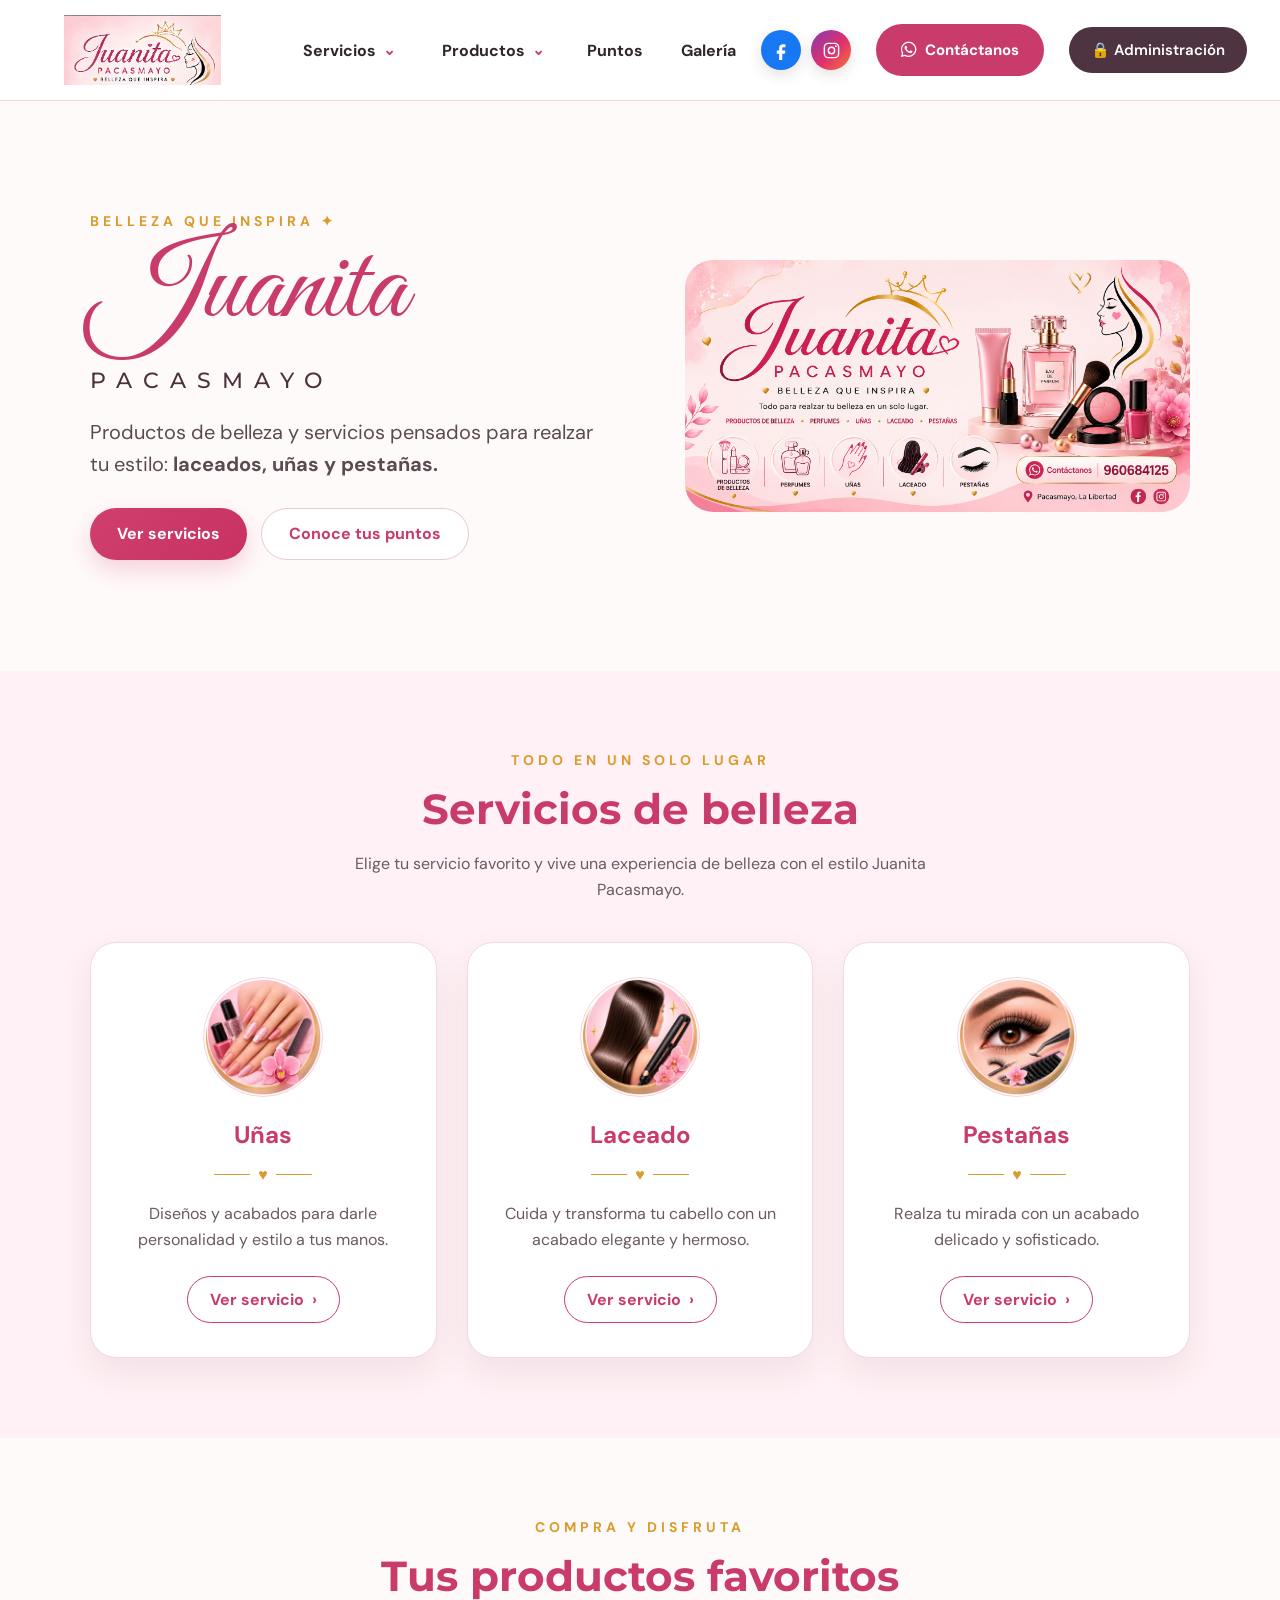
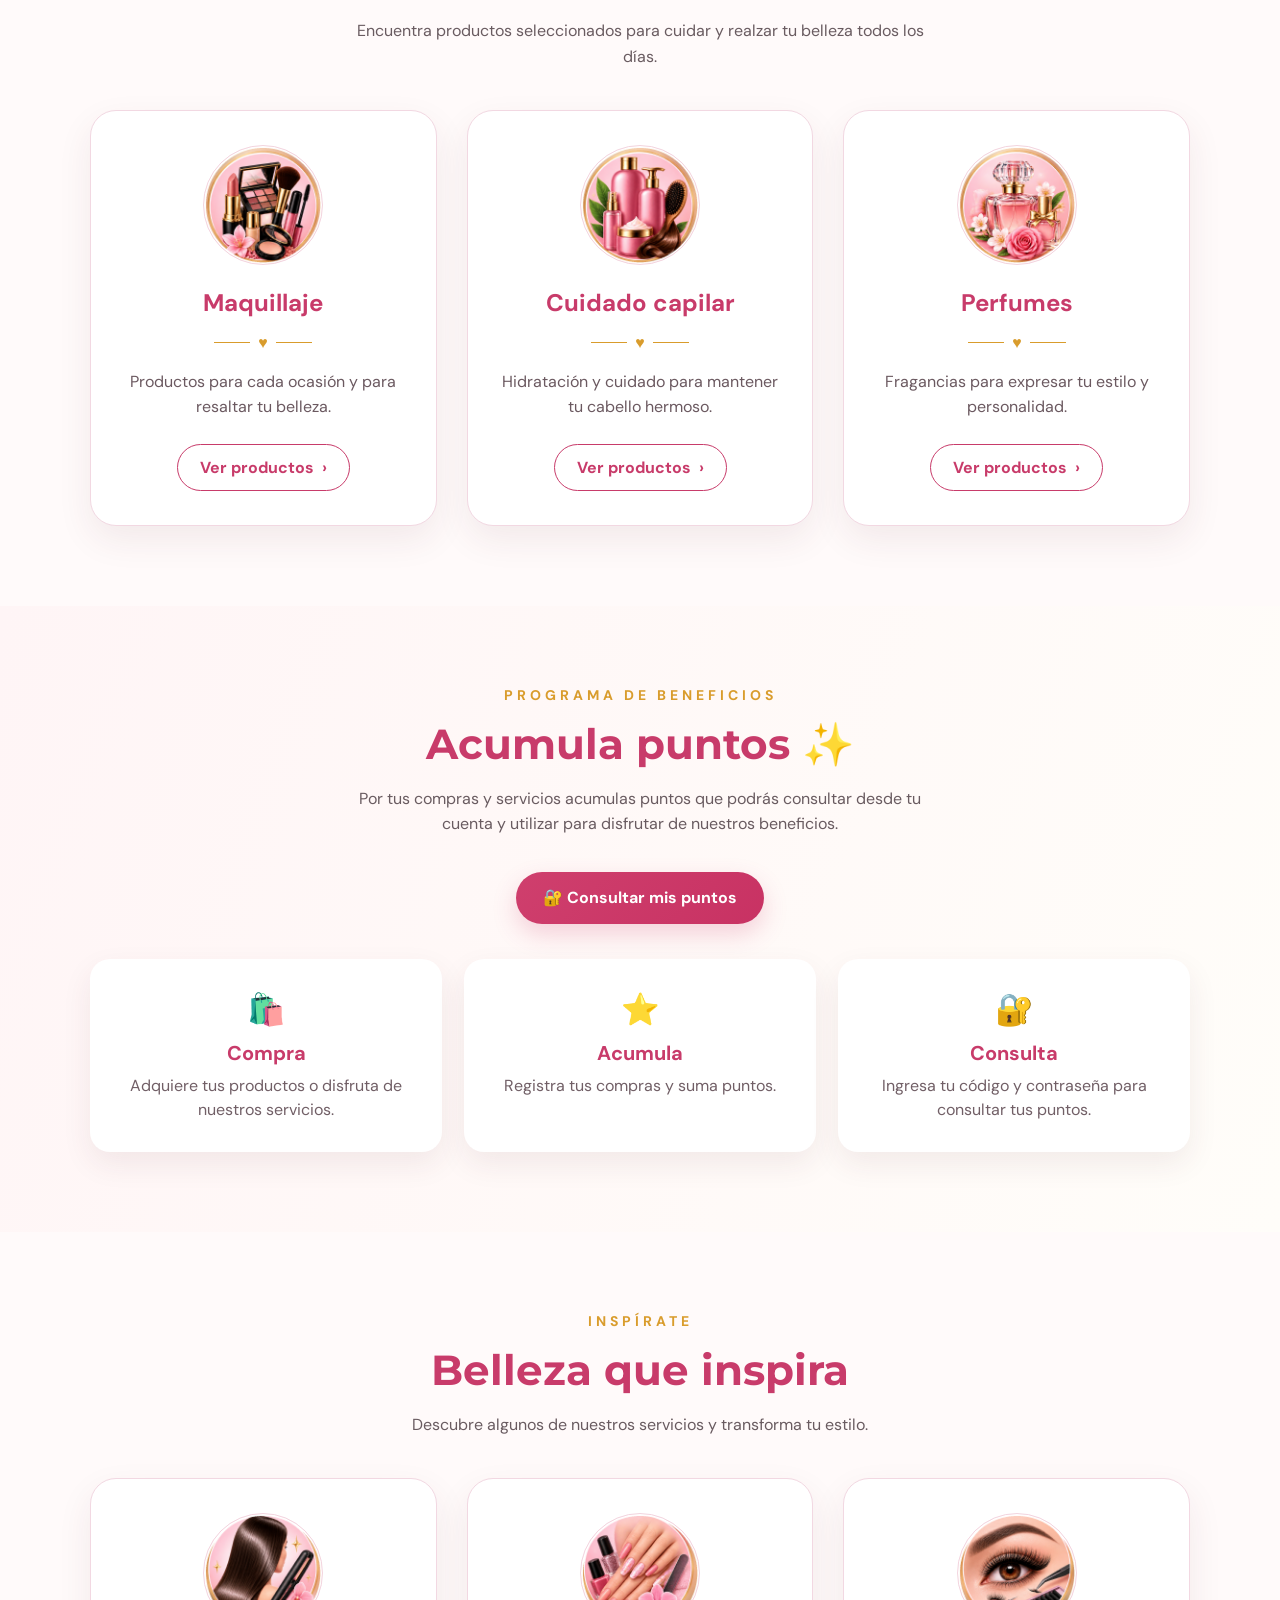
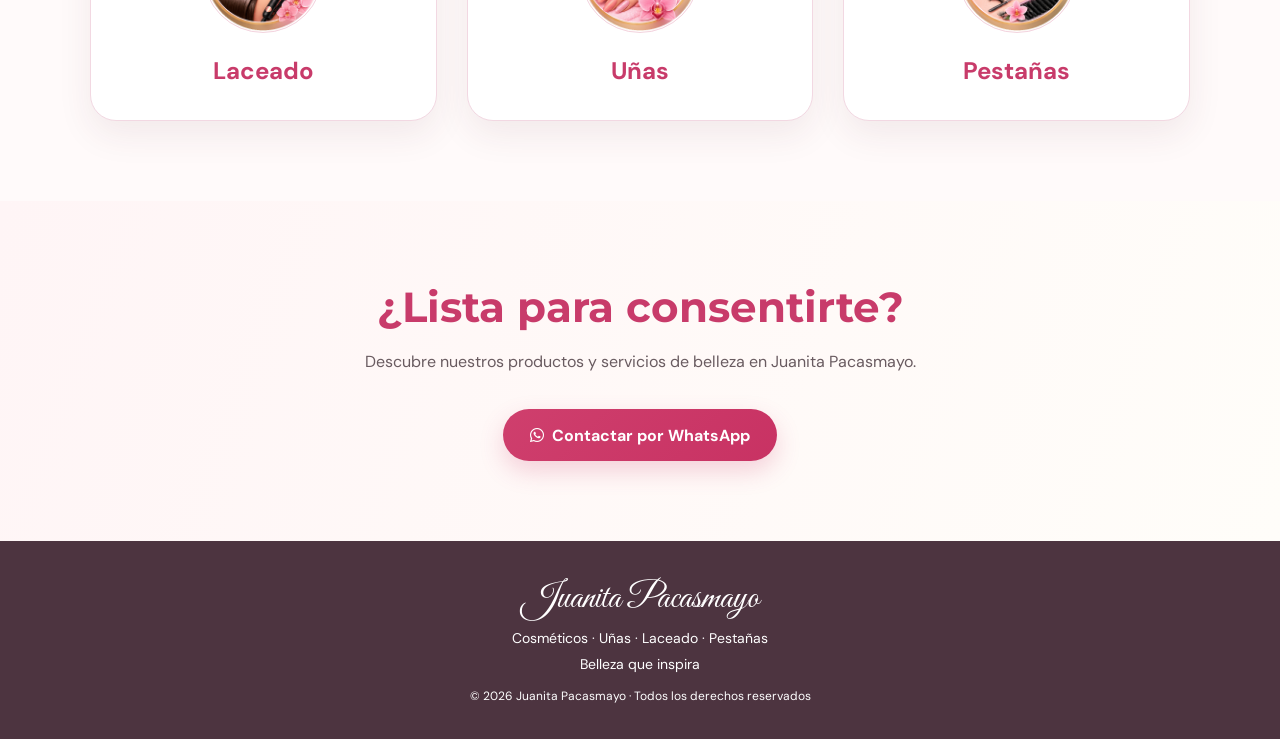
<file: index.html>
<!DOCTYPE html>
<html lang="es">

<head>

  <meta charset="UTF-8">

  <meta
    name="viewport"
    content="width=device-width, initial-scale=1.0"
  >

  <meta
    name="description"
    content="Juanita Pacasmayo - productos de belleza, uñas, laceado y pestañas. Belleza que inspira."
  >

  <title>Juanita Pacasmayo | Belleza que inspira</title>

  <!-- GOOGLE FONTS -->
  <link rel="preconnect" href="https://fonts.googleapis.com">

  <link
    rel="preconnect"
    href="https://fonts.gstatic.com"
    crossorigin
  >

  <link
    href="https://fonts.googleapis.com/css2?family=DM+Sans:wght@400;500;600;700;800&family=Great+Vibes&family=Montserrat:wght@500;600;700;800&display=swap"
    rel="stylesheet"
  >

  <!-- FONT AWESOME -->
  <link
    rel="stylesheet"
    href="https://cdnjs.cloudflare.com/ajax/libs/font-awesome/6.5.2/css/all.min.css"
  >

  <!-- CSS -->
  <link
    rel="stylesheet"
    href="styles.css"
  >

</head>


<body>


<!-- =====================================================
     ENCABEZADO
====================================================== -->

<header class="site-header">


  <!-- LOGO -->

  <a
    href="index.html"
    class="brand"
    aria-label="Juanita Pacasmayo - Inicio"
  >

    <img
      src="images/Logo.png"
      alt="Juanita Pacasmayo"
    >

  </a>


  <!-- =================================================
       MENÚ PRINCIPAL
  ================================================== -->

  <nav
    class="main-nav"
    id="mainNav"
  >


    <!-- ================================
         SERVICIOS
    ================================= -->

    <div class="nav-dropdown">

      <a
        href="#servicios"
        class="nav-dropdown-btn"
      >
        Servicios
      </a>


      <div class="nav-dropdown-menu">

        <a href="#unas">
          💅 Uñas
        </a>

        <a href="#laceado">
          💇 Laceado
        </a>

        <a href="#pestanas">
          👁️ Pestañas
        </a>

      </div>

    </div>


    <!-- ================================
         PRODUCTOS
    ================================= -->

    <div class="nav-dropdown">

      <a
        href="#productos"
        class="nav-dropdown-btn"
      >
        Productos
      </a>


      <div class="nav-dropdown-menu">

        <a href="#maquillaje">
          💄 Maquillaje
        </a>

        <a href="#cuidado-capilar">
          🧴 Cuidado capilar
        </a>

        <a href="#perfumes">
          🌸 Perfumes
        </a>

      </div>

    </div>


    <!-- PUNTOS -->

    <a href="consulta.html">
      Puntos
    </a>


    <!-- GALERÍA -->

    <a href="#galeria">
      Galería
    </a>


    <!-- ADMINISTRACIÓN PARA CELULAR -->

    <a
      href="login.html"
      class="mobile-admin"
    >
      🔐 Administración
    </a>


  </nav>


  <!-- =================================================
       REDES SOCIALES
  ================================================== -->

  <div class="header-social">


    <!-- FACEBOOK -->

    <a
      href="https://www.facebook.com/profile.php?id=61593488581069"
      class="header-social-icon facebook"
      target="_blank"
      rel="noopener noreferrer"
      aria-label="Facebook Juanita Pacasmayo"
      title="Facebook"
    >

      <svg
        viewBox="0 0 24 24"
        aria-hidden="true"
      >

        <path
          d="M14 8h3V4h-3c-3.31 0-5 1.69-5 5v3H6v4h3v8h4v-8h3.2l.8-4H13V9c0-.67.33-1 1-1z"
        />

      </svg>

    </a>


    <!-- INSTAGRAM -->

    <a
      href="#"
      class="header-social-icon instagram"
      target="_blank"
      rel="noopener noreferrer"
      aria-label="Instagram Juanita Pacasmayo"
      title="Instagram"
    >

      <svg
        viewBox="0 0 24 24"
        aria-hidden="true"
      >

        <rect
          x="3"
          y="3"
          width="18"
          height="18"
          rx="5"
          ry="5"
        />

        <circle
          cx="12"
          cy="12"
          r="4"
        />

        <circle
          cx="17.5"
          cy="6.5"
          r="1.2"
        />

      </svg>

    </a>


  </div>


  <!-- =================================================
       WHATSAPP
  ================================================== -->

  <a
    href="https://wa.me/51960684125?text=Hola%2C%20Juanita%20Pacasmayo.%20Me%20gustar%C3%ADa%20recibir%20informaci%C3%B3n%20sobre%20sus%20productos%20y%20servicios.%20Agradecer%C3%ADa%20que%20pudieran%20brindarme%20informaci%C3%B3n%20sobre%20los%20servicios%20disponibles%2C%20precios%20y%20horarios%20de%20atenci%C3%B3n.%20Muchas%20gracias."
    class="contact-button"
    target="_blank"
    rel="noopener noreferrer"
    aria-label="Contactar por WhatsApp"
  >

    <i class="fab fa-whatsapp"></i>

    <span>
      Contáctanos
    </span>

  </a>


  <!-- =================================================
       ADMINISTRACIÓN PARA PC
  ================================================== -->

  <a
    href="login.html"
    class="boton-administracion"
    aria-label="Administración"
  >
    🔒 Administración
  </a>


  <!-- =================================================
       MENÚ CELULAR
  ================================================== -->

  <button
    class="menu-toggle"
    id="mobileMenuButton"
    type="button"
    aria-label="Abrir menú"
    aria-expanded="false"
  >

    <span></span>
    <span></span>
    <span></span>

  </button>


</header>



<!-- =====================================================
     CONTENIDO PRINCIPAL
====================================================== -->

<main>


<!-- =================================================
     PORTADA
================================================== -->

<section
  class="hero"
  id="inicio"
>

  <div class="hero-copy">

    <div class="eyebrow">
      Belleza que inspira ✦
    </div>


    <h1>
      Juanita
    </h1>


    <div class="location">
      PACASMAYO
    </div>


    <p class="intro">

      Productos de belleza y servicios pensados
      para realzar tu estilo:

      <strong>
        laceados, uñas y pestañas.
      </strong>

    </p>


    <div class="hero-actions">

      <a
        href="#servicios"
        class="button primary"
      >
        Ver servicios
      </a>


      <a
        href="consulta.html"
        class="button secondary"
      >
        Conoce tus puntos
      </a>

    </div>

  </div>


  <!-- IMAGEN PORTADA -->

  <div class="hero-art">

    <img
      src="images/Portada.png"
      alt="Juanita Pacasmayo - Belleza"
    >

  </div>

</section>



<!-- =================================================
     SERVICIOS
================================================== -->

<section
  class="content-section services"
  id="servicios"
>

  <div class="section-kicker">
    Todo en un solo lugar
  </div>


  <h2>
    Servicios de belleza
  </h2>


  <p class="section-lead">

    Elige tu servicio favorito y vive una
    experiencia de belleza con el estilo
    Juanita Pacasmayo.

  </p>


  <div class="beauty-grid">


    <!-- =================================================
         UÑAS
    ================================================== -->

    <article
      class="beauty-card"
      id="unas"
    >

      <div class="beauty-icon">

        <img
          src="images/unas.png"
          alt="Servicio de uñas"
        >

      </div>


      <h3>
        Uñas
      </h3>


      <div class="card-decoration">

        <span></span>

        ♥ 

        <span></span>

      </div>


      <p>

        Diseños y acabados para darle
        personalidad y estilo a tus manos.

      </p>


      <a
        href="unas.html"
        class="card-button"
      >

        Ver servicio

        <span>
          ›
        </span>

      </a>

    </article>



    <!-- =================================================
         LACEADO
    ================================================== -->

    <article
      class="beauty-card"
      id="laceado"
    >

      <div class="beauty-icon">

        <img
          src="images/laceado.png"
          alt="Servicio de laceado"
        >

      </div>


      <h3>
        Laceado
      </h3>


      <div class="card-decoration">

        <span></span>

        ♥

        <span></span>

      </div>


      <p>

        Cuida y transforma tu cabello con
        un acabado elegante y hermoso.

      </p>


      <a
        href="laceado.html"
        class="card-button"
      >

        Ver servicio

        <span>
          ›
        </span>

      </a>

    </article>



    <!-- =================================================
         PESTAÑAS
    ================================================== -->

    <article
      class="beauty-card"
      id="pestanas"
    >

      <div class="beauty-icon">

        <img
          src="images/pestanas.png"
          alt="Servicio de pestañas"
        >

      </div>


      <h3>
        Pestañas
      </h3>


      <div class="card-decoration">

        <span></span>

        ♥

        <span></span>

      </div>


      <p>

        Realza tu mirada con un acabado
        delicado y sofisticado.

      </p>


      <a
        href="pestanas.html"
        class="card-button"
      >

        Ver servicio

        <span>
          ›
        </span>

      </a>

    </article>


  </div>

</section>



<!-- =================================================
     PRODUCTOS
================================================== -->

<section
  class="content-section"
  id="productos"
>

  <div class="section-kicker">
    Compra y disfruta
  </div>


  <h2>
    Tus productos favoritos
  </h2>


  <p class="section-lead">

    Encuentra productos seleccionados para cuidar
    y realzar tu belleza todos los días.

  </p>


  <div class="beauty-grid">


    <!-- =================================================
         MAQUILLAJE
    ================================================== -->

    <article
      class="beauty-card"
      id="maquillaje"
    >

      <div class="beauty-icon">

        <img
          src="images/maquillaje.png"
          alt="Maquillaje"
        >

      </div>


      <h3>
        Maquillaje
      </h3>


      <div class="card-decoration">

        <span></span>

        ♥

        <span></span>

      </div>


      <p>

        Productos para cada ocasión y para
        resaltar tu belleza.

      </p>


      <a
        href="maquillaje.html"
        class="card-button"
      >

        Ver productos

        <span>
          ›
        </span>

      </a>

    </article>



    <!-- =================================================
         CUIDADO CAPILAR
    ================================================== -->

    <article
      class="beauty-card"
      id="cuidado-capilar"
    >

      <div class="beauty-icon">

        <img
          src="images/cuidado-capilar.png"
          alt="Cuidado capilar"
        >

      </div>


      <h3>
        Cuidado capilar
      </h3>


      <div class="card-decoration">

        <span></span>

        ♥

        <span></span>

      </div>


      <p>

        Hidratación y cuidado para mantener
        tu cabello hermoso.

      </p>


      <a
        href="#contacto"
        class="card-button"
      >

        Ver productos

        <span>
          ›
        </span>

      </a>

    </article>



    <!-- =================================================
         PERFUMES
    ================================================== -->

    <article
      class="beauty-card"
      id="perfumes"
    >

      <div class="beauty-icon">

        <img
          src="images/perfumes.png"
          alt="Perfumes"
        >

      </div>


      <h3>
        Perfumes
      </h3>


      <div class="card-decoration">

        <span></span>

        ♥

        <span></span>

      </div>


      <p>

        Fragancias para expresar tu estilo
        y personalidad.

      </p>


      <a
        href="#contacto"
        class="card-button"
      >

        Ver productos

        <span>
          ›
        </span>

      </a>

    </article>


  </div>

</section>



<!-- =================================================
     PROGRAMA DE PUNTOS
================================================== -->

<section class="visit">

  <div class="section-kicker">
    Programa de beneficios
  </div>


  <h2>
    Acumula puntos ✨
  </h2>


  <p>

    Por tus compras y servicios acumulas puntos
    que podrás consultar desde tu cuenta y
    utilizar para disfrutar de nuestros beneficios.

  </p>


  <a
    href="consulta.html"
    class="button primary"
  >
    🔐 Consultar mis puntos
  </a>


  <div class="card-grid">


    <article>

      <span>
        🛍️
      </span>

      <h3>
        Compra
      </h3>

      <p>

        Adquiere tus productos o disfruta
        de nuestros servicios.

      </p>

    </article>


    <article>

      <span>
        ⭐
      </span>

      <h3>
        Acumula
      </h3>

      <p>

        Registra tus compras y suma puntos.

      </p>

    </article>


    <article>

      <span>
        🔐
      </span>

      <h3>
        Consulta
      </h3>

      <p>

        Ingresa tu código y contraseña
        para consultar tus puntos.

      </p>

    </article>


  </div>

</section>



<!-- =================================================
     GALERÍA
================================================== -->

<section
  class="gallery"
  id="galeria"
>

  <div class="section-kicker">
    Inspírate
  </div>


  <h2>
    Belleza que inspira
  </h2>


  <p>

    Descubre algunos de nuestros servicios
    y transforma tu estilo.

  </p>


  <div class="beauty-grid">


    <article class="beauty-card">

      <div class="beauty-icon">

        <img
          src="images/laceado.png"
          alt="Laceado"
        >

      </div>

      <h3>
        Laceado
      </h3>

    </article>


    <article class="beauty-card">

      <div class="beauty-icon">

        <img
          src="images/unas.png"
          alt="Uñas"
        >

      </div>

      <h3>
        Uñas
      </h3>

    </article>


    <article class="beauty-card">

      <div class="beauty-icon">

        <img
          src="images/pestanas.png"
          alt="Pestañas"
        >

      </div>

      <h3>
        Pestañas
      </h3>

    </article>


  </div>

</section>



<!-- =================================================
     CONTACTO
================================================== -->

<section
  class="visit"
  id="contacto"
>

  <h2>
    ¿Lista para consentirte?
  </h2>


  <p>

    Descubre nuestros productos y servicios
    de belleza en Juanita Pacasmayo.

  </p>


  <a
    href="https://wa.me/51960684125?text=Hola%2C%20Juanita%20Pacasmayo.%20Me%20gustar%C3%ADa%20recibir%20informaci%C3%B3n%20sobre%20sus%20productos%20y%20servicios."
    class="button primary"
    target="_blank"
    rel="noopener noreferrer"
  >

    <i class="fab fa-whatsapp"></i>

    Contactar por WhatsApp

  </a>

</section>


</main>



<!-- =====================================================
     PIE DE PÁGINA
====================================================== -->

<footer>

  <strong>
    Juanita Pacasmayo
  </strong>


  <div>
    Cosméticos · Uñas · Laceado · Pestañas
  </div>


  <div style="margin-top:8px">
    Belleza que inspira
  </div>


  <div
    style="
      margin-top:15px;
      font-size:12px;
    "
  >

    © 2026 Juanita Pacasmayo
    · Todos los derechos reservados

  </div>


</footer>



<!-- =====================================================
     JAVASCRIPT MENÚ CELULAR
====================================================== -->

<script>

  const mobileMenuButton =
    document.getElementById("mobileMenuButton");

  const mainNav =
    document.getElementById("mainNav");


  if (mobileMenuButton && mainNav) {


    function closeMenu() {

      mainNav.classList.remove("open");

      mobileMenuButton.setAttribute(
        "aria-expanded",
        "false"
      );

      mobileMenuButton.setAttribute(
        "aria-label",
        "Abrir menú"
      );

    }


    mobileMenuButton.addEventListener(
      "click",
      function(event) {

        event.stopPropagation();

        const abierto =
          mainNav.classList.toggle("open");


        mobileMenuButton.setAttribute(
          "aria-expanded",
          abierto ? "true" : "false"
        );


        mobileMenuButton.setAttribute(
          "aria-label",
          abierto
            ? "Cerrar menú"
            : "Abrir menú"
        );

      }
    );


    mainNav.querySelectorAll(
      "a:not(.nav-dropdown-btn)"
    ).forEach(
      function(enlace) {

        enlace.addEventListener(
          "click",
          closeMenu
        );

      }
    );


    document.addEventListener(
      "click",
      function(event) {

        if (
          !mainNav.contains(event.target) &&
          !mobileMenuButton.contains(event.target)
        ) {

          closeMenu();

        }

      }
    );


    document.addEventListener(
      "keydown",
      function(event) {

        if (event.key === "Escape") {
          closeMenu();
        }

      }
    );

  }

</script>


</body>

</html>
</file>
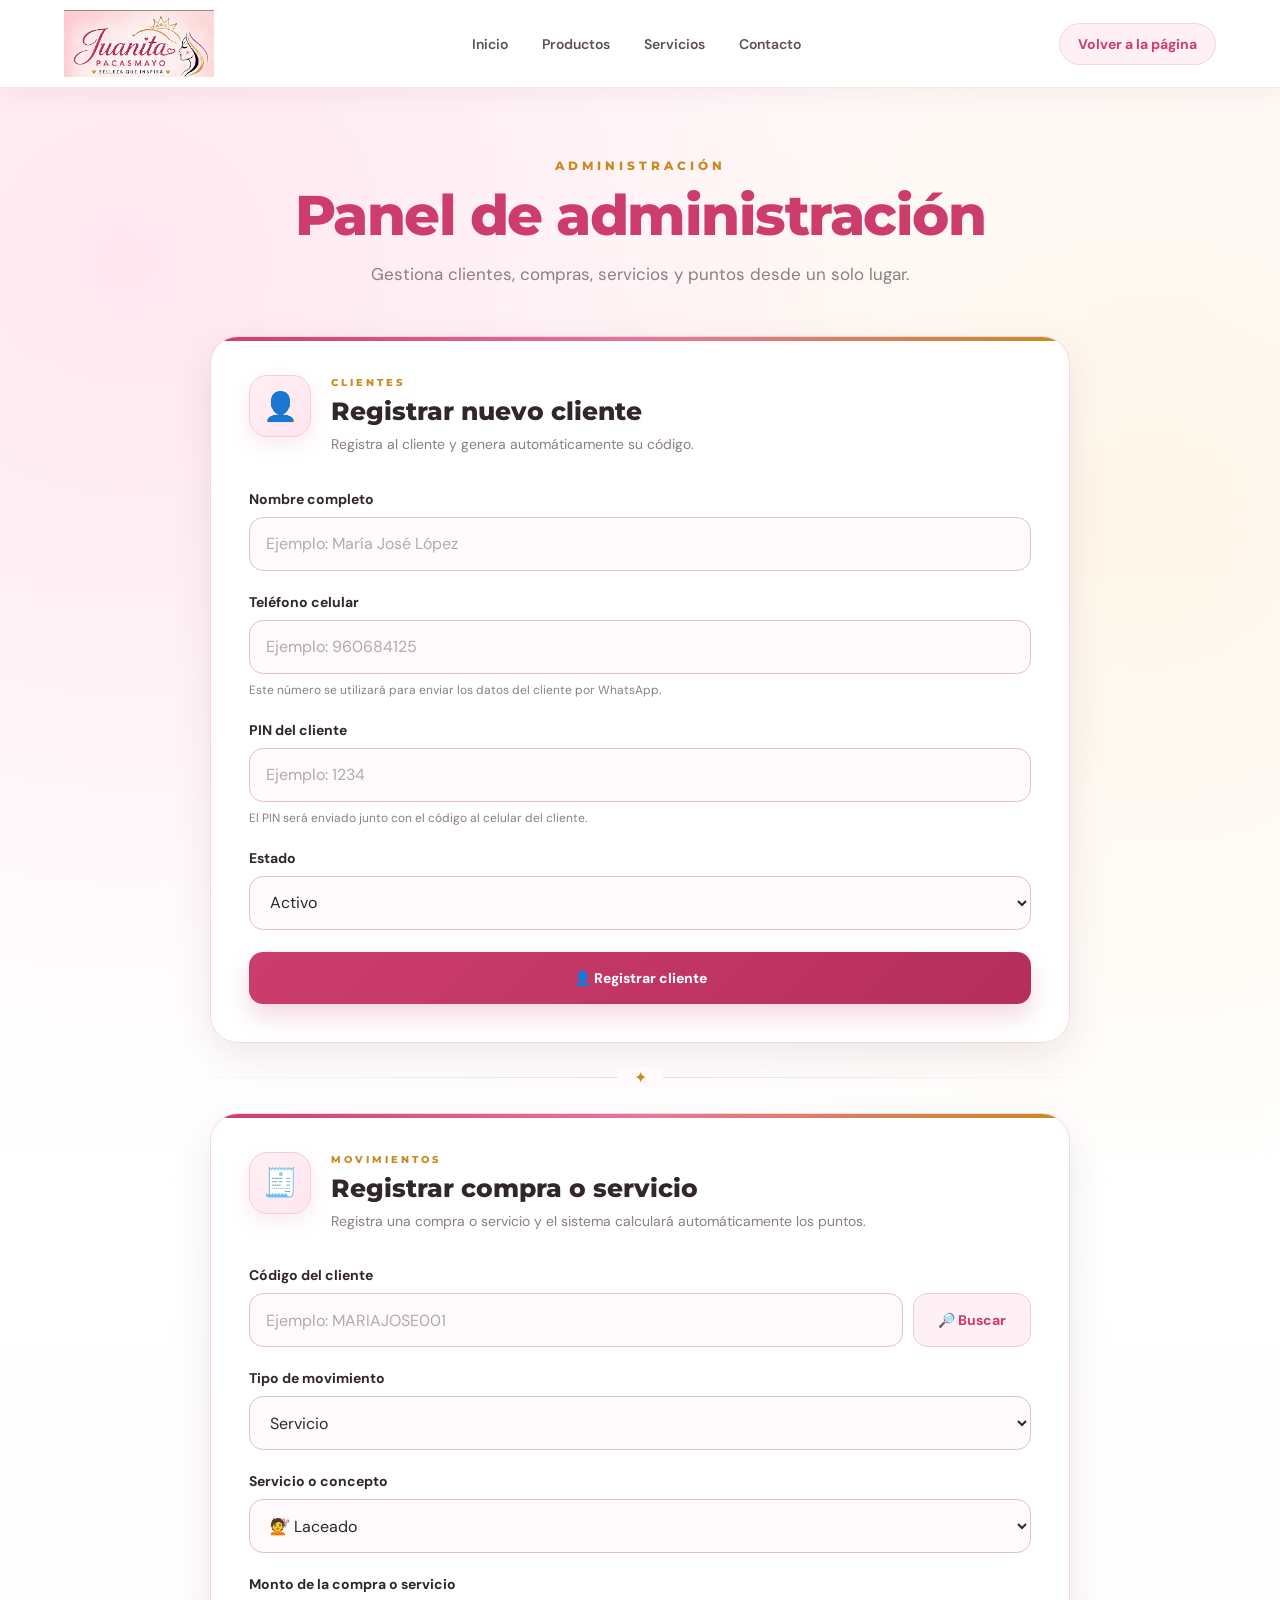
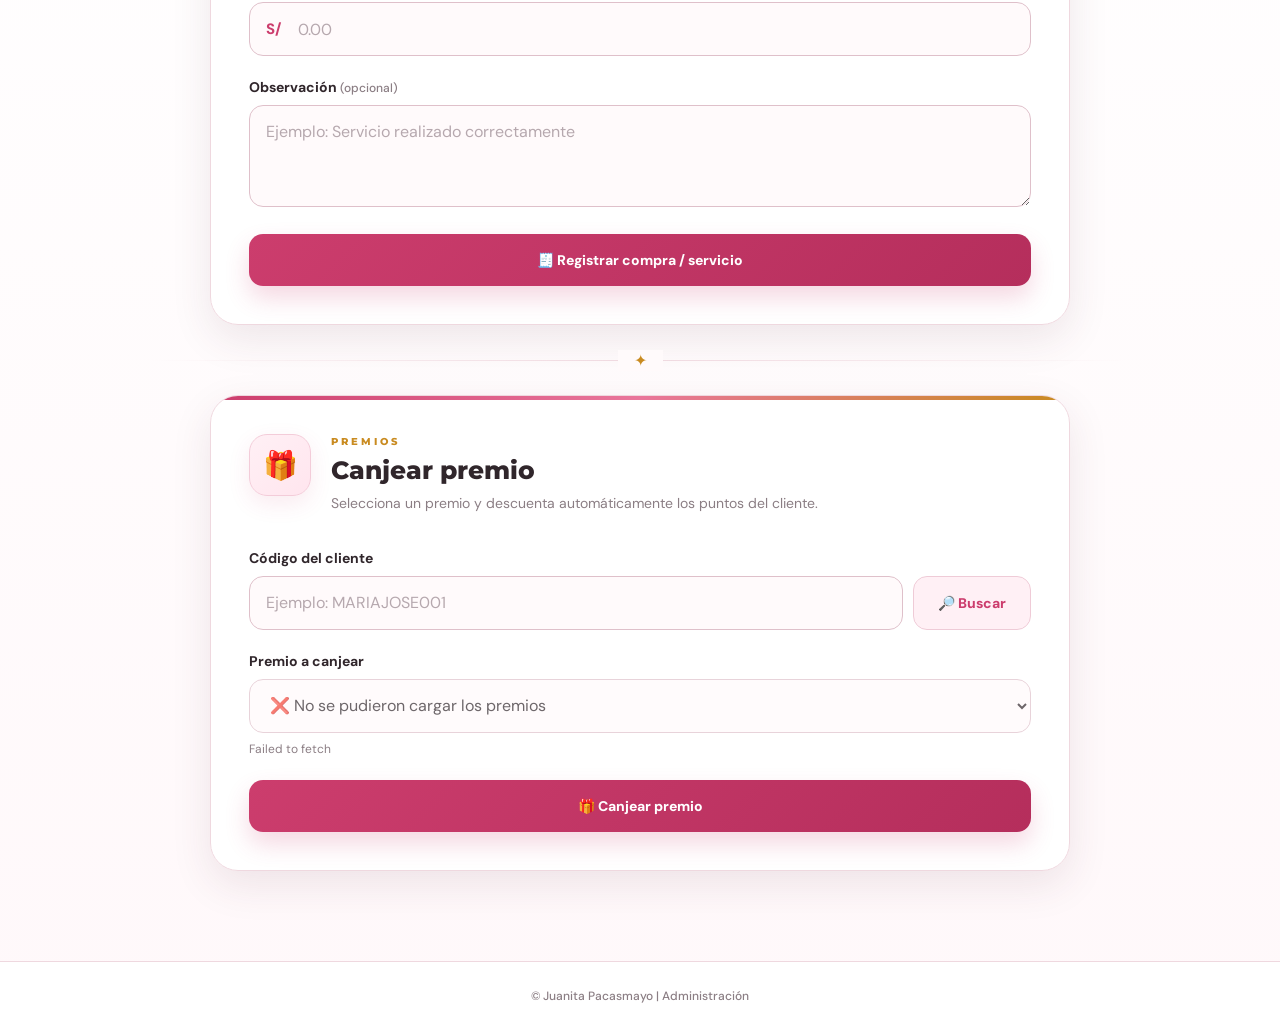
<file: admin.html>
<!DOCTYPE html>
<html lang="es">

<head>

  <meta charset="UTF-8">

  <meta
    name="viewport"
    content="width=device-width, initial-scale=1.0"
  >

  <title>Administración | Juanita Pacasmayo</title>


  <!-- =====================================================
       GOOGLE FONTS
       ===================================================== -->

  <link
    rel="preconnect"
    href="https://fonts.googleapis.com"
  >

  <link
    rel="preconnect"
    href="https://fonts.gstatic.com"
    crossorigin
  >

  <link
    href="https://fonts.googleapis.com/css2?family=DM+Sans:wght@400;500;600;700;800&family=Great+Vibes&family=Montserrat:wght@500;600;700;800&display=swap"
    rel="stylesheet"
  >


  <!-- =====================================================
       CSS
       ===================================================== -->

  <link
    rel="stylesheet"
    href="admin.css"
  >

</head>


<body>


  <!-- =====================================================
       ENCABEZADO
       ===================================================== -->

  <header class="site-header">

    <a
      href="index.html"
      class="brand"
    >

      <img
        src="images/Logo.png"
        alt="Juanita Pacasmayo"
      >

    </a>


    <nav class="main-nav">

      <a href="index.html">
        Inicio
      </a>

      <a href="index.html#productos">
        Productos
      </a>

      <a href="index.html#servicios">
        Servicios
      </a>

      <a href="index.html#contacto">
        Contacto
      </a>

    </nav>


    <a
      href="index.html"
      class="contact-button"
    >
      Volver a la página
    </a>

  </header>



  <!-- =====================================================
       CONTENIDO
       ===================================================== -->

  <main>

    <section class="admin-section">

      <div class="admin-container">


        <!-- =================================================
             ENCABEZADO
             ================================================= -->

        <p class="section-kicker">
          ADMINISTRACIÓN
        </p>


        <h2>
          Panel de administración
        </h2>


        <p class="section-lead">

          Gestiona clientes, compras, servicios y puntos
          desde un solo lugar.

        </p>



        <!-- =================================================
             REGISTRAR CLIENTE
             ================================================= -->

        <div class="admin-form">


          <div class="admin-form-header">

            <div class="admin-form-icono">
              👤
            </div>


            <div>

              <p class="section-kicker">
                CLIENTES
              </p>

              <h3>
                Registrar nuevo cliente
              </h3>

              <p>
                Registra al cliente y genera automáticamente
                su código.
              </p>

            </div>

          </div>



          <!-- =================================================
               NOMBRE
               ================================================= -->

          <div class="form-group">

            <label for="nombreCliente">
              Nombre completo
            </label>


            <input
              type="text"
              id="nombreCliente"
              placeholder="Ejemplo: María José López"
              autocomplete="name"
            >

          </div>



          <!-- =================================================
               TELÉFONO
               ================================================= -->

          <div class="form-group">

            <label for="telefonoCliente">
              Teléfono celular
            </label>


            <input
              type="tel"
              id="telefonoCliente"
              placeholder="Ejemplo: 960684125"
              autocomplete="tel"
              inputmode="numeric"
            >

            <small class="campo-ayuda">

              Este número se utilizará para enviar
              los datos del cliente por WhatsApp.

            </small>

          </div>



          <!-- =================================================
               PIN
               ================================================= -->

          <div class="form-group">

            <label for="pinCliente">
              PIN del cliente
            </label>


            <input
              type="password"
              id="pinCliente"
              placeholder="Ejemplo: 1234"
              inputmode="numeric"
              autocomplete="off"
              maxlength="10"
            >

            <small class="campo-ayuda">

              El PIN será enviado junto con el código
              al celular del cliente.

            </small>

          </div>



          <!-- =================================================
               ESTADO
               ================================================= -->

          <div class="form-group">

            <label for="estadoCliente">
              Estado
            </label>


            <select id="estadoCliente">

              <option value="Activo">
                Activo
              </option>

              <option value="Inactivo">
                Inactivo
              </option>

            </select>

          </div>



          <!-- =================================================
               BOTÓN REGISTRAR CLIENTE
               ================================================= -->

          <button
            type="button"
            id="btnRegistrarCliente"
            class="button primary"
          >

            👤 Registrar cliente

          </button>



          <!-- =================================================
               MENSAJE
               ================================================= -->

          <div
            id="mensajeCliente"
            class="mensaje-registro"
          ></div>



          <!-- =================================================
               RESULTADO
               ================================================= -->

          <div
            id="resultadoCliente"
            class="resultado-registro"
            style="display:none;"
          >

            <div class="resultado-icono">
              🎉
            </div>


            <h3>
              Cliente registrado
            </h3>


            <div
              id="detalleCliente"
              class="detalle-cliente"
            ></div>


            <!-- =================================================
                 BOTÓN WHATSAPP
                 ================================================= -->

            <a
              id="btnWhatsAppCliente"
              href="#"
              target="_blank"
              rel="noopener noreferrer"
              class="button whatsapp-button"
              style="display:none;"
            >

              📱 Enviar datos por WhatsApp

            </a>

          </div>


        </div>



        <!-- =================================================
             SEPARADOR
             ================================================= -->

        <div class="admin-separador"></div>



        <!-- =================================================
             REGISTRAR MOVIMIENTO
             ================================================= -->

        <div class="admin-form">


          <div class="admin-form-header">

            <div class="admin-form-icono">
              🧾
            </div>


            <div>

              <p class="section-kicker">
                MOVIMIENTOS
              </p>

              <h3>
                Registrar compra o servicio
              </h3>

              <p>
                Registra una compra o servicio y el sistema
                calculará automáticamente los puntos.
              </p>

            </div>

          </div>



          <!-- =================================================
               CÓDIGO
               ================================================= -->

          <div class="form-group">

            <label for="codigoRegistro">
              Código del cliente
            </label>


            <div class="campo-con-boton">

              <input
                type="text"
                id="codigoRegistro"
                placeholder="Ejemplo: MARIAJOSE001"
                autocomplete="off"
              >


              <button
                type="button"
                id="btnBuscarCliente"
                class="button secondary"
              >

                🔎 Buscar

              </button>

            </div>

          </div>



          <!-- =================================================
               CLIENTE
               ================================================= -->

          <div
            id="clienteRegistro"
            class="cliente-registro"
            style="display:none;"
          >

            <div class="cliente-icono">
              👤
            </div>


            <div>

              <span>
                Cliente encontrado
              </span>


              <strong id="nombreRegistro">
                -
              </strong>


              <small id="puntosRegistro">
                ⭐ 0 puntos
              </small>

            </div>

          </div>



          <!-- =================================================
               TIPO
               ================================================= -->

          <div class="form-group">

            <label for="tipoRegistro">
              Tipo de movimiento
            </label>


            <select id="tipoRegistro">

              <option value="Servicio">
                Servicio
              </option>

              <option value="Compra">
                Compra
              </option>

            </select>

          </div>



          <!-- =================================================
               CONCEPTO
               ================================================= -->

          <div class="form-group">

            <label for="conceptoRegistro">
              Servicio o concepto
            </label>


            <select id="conceptoRegistro">

              <option value="Laceado">
                💇 Laceado
              </option>

              <option value="Uñas">
                💅 Uñas
              </option>

              <option value="Pestañas">
                👁️ Pestañas
              </option>

              <option value="Producto">
                🛍️ Producto
              </option>

              <option value="Otro">
                📌 Otro
              </option>

            </select>

          </div>



          <!-- =================================================
               MONTO
               ================================================= -->

          <div class="form-group">

            <label for="montoRegistro">
              Monto de la compra o servicio
            </label>


            <div class="monto-input">

              <span>
                S/
              </span>


              <input
                type="number"
                id="montoRegistro"
                placeholder="0.00"
                min="0"
                step="0.01"
              >

            </div>

          </div>



          <!-- =================================================
               OBSERVACIÓN
               ================================================= -->

          <div class="form-group">

            <label for="observacionRegistro">

              Observación

              <span class="opcional">
                (opcional)
              </span>

            </label>


            <textarea
              id="observacionRegistro"
              rows="3"
              placeholder="Ejemplo: Servicio realizado correctamente"
            ></textarea>

          </div>



          <!-- =================================================
               REGISTRAR MOVIMIENTO
               ================================================= -->

          <button
            type="button"
            id="btnRegistrarMovimiento"
            class="button primary"
          >

            🧾 Registrar compra / servicio

          </button>



          <!-- =================================================
               MENSAJE
               ================================================= -->

          <div
            id="mensajeRegistro"
            class="mensaje-registro"
          ></div>



          <!-- =================================================
               RESULTADO MOVIMIENTO
               ================================================= -->

          <div
  id="resultadoRegistro"
  class="resultado-registro"
  style="display:none;"
>
  <div class="resultado-icono">
    🎉
  </div>

  <h3>
    Movimiento registrado
  </h3>

  <p id="detalleRegistro">
    -
  </p>

  <!-- =================================================
       BOTÓN WHATSAPP - MOVIMIENTO
       ================================================= -->

  <a
    id="btnWhatsAppMovimiento"
    href="#"
    target="_blank"
    rel="noopener noreferrer"
    class="button whatsapp-button"
    style="display:none;"
  >
    📱 Enviar por WhatsApp
  </a>

</div>

        </div>




        <!-- =================================================
             CANJEAR PREMIO
             ================================================= -->

        <div class="admin-separador"></div>

        <div class="admin-form">

          <div class="admin-form-header">
            <div class="admin-form-icono">
              🎁
            </div>

            <div>
              <p class="section-kicker">
                PREMIOS
              </p>

              <h3>
                Canjear premio
              </h3>

              <p>
                Selecciona un premio y descuenta automáticamente
                los puntos del cliente.
              </p>
            </div>
          </div>

          <!-- =================================================
               CÓDIGO
               ================================================= -->

          <div class="form-group">
            <label for="codigoCanje">
              Código del cliente
            </label>

            <div class="campo-con-boton">
              <input
                type="text"
                id="codigoCanje"
                placeholder="Ejemplo: MARIAJOSE001"
                autocomplete="off"
              >

              <button
                type="button"
                id="btnBuscarCanje"
                class="button secondary"
              >
                🔎 Buscar
              </button>
            </div>
          </div>

          <!-- =================================================
               CLIENTE
               ================================================= -->

          <div
            id="clienteCanje"
            class="cliente-registro"
            style="display:none;"
          >
            <div class="cliente-icono">
              👤
            </div>

            <div>
              <span>
                Cliente encontrado
              </span>

              <strong id="nombreCanje">
                -
              </strong>

              <small id="puntosCanje">
                ⭐ 0 puntos
              </small>
            </div>
          </div>

          <!-- =================================================
               PREMIO
               ================================================= -->

          <div class="form-group">
            <label for="premioCanje">
              Premio a canjear
            </label>

            <select
              id="premioCanje"
              disabled
            >
              <option value="">
                Primero busca un cliente
              </option>
            </select>

            <small
              id="detallePremioCanje"
              class="campo-ayuda"
            >
              Los premios se cargan desde la hoja Premios.
            </small>
          </div>

          <!-- =================================================
               CONFIRMACIÓN
               ================================================= -->

          <div
            id="resumenCanje"
            style="
              display:none;
              margin:16px 0;
              padding:16px;
              border-radius:14px;
              background:#fff7fb;
              border:1px solid rgba(200,59,106,.18);
            "
          >
            <strong>
              🎁 Resumen del canje
            </strong>

            <div
              id="detalleResumenCanje"
              style="margin-top:8px;"
            ></div>
          </div>

          <!-- =================================================
               BOTÓN CANJEAR
               ================================================= -->

          <button
            type="button"
            id="btnCanjearPremio"
            class="button primary"
            disabled
          >
            🎁 Canjear premio
          </button>

          <!-- =================================================
               MENSAJE
               ================================================= -->

          <div
            id="mensajeCanje"
            class="mensaje-registro"
          ></div>

          <!-- =================================================
               RESULTADO
               ================================================= -->

          <div
            id="resultadoCanje"
            class="resultado-registro"
            style="display:none;"
          >
            <div class="resultado-icono">
              🎉
            </div>

            <h3>
              Premio canjeado correctamente
            </h3>

            <p id="detalleResultadoCanje">
              -
            </p>

            <a
              id="btnWhatsAppCanje"
              href="#"
              target="_blank"
              rel="noopener noreferrer"
              class="button whatsapp-button"
              style="display:none;"
            >
              📱 Enviar por WhatsApp
            </a>
          </div>

        </div>

        <!-- =================================================
             HISTORIAL
             ================================================= -->

        <section
          id="historialRegistro"
          class="historial-admin"
          style="display:none;"
        >


          <div class="historial-titulo">

            <span>
              📋
            </span>


            <div>

              <h3>
                Historial del cliente
              </h3>


              <p>
                Compras y servicios registrados
              </p>

            </div>

          </div>



          <div
            id="historialBody"
            class="lista-historial-admin"
          ></div>



          <div
            id="historialVacio"
            class="historial-vacio"
            style="display:none;"
          >

            <div>
              📋
            </div>


            <strong>
              No hay movimientos registrados
            </strong>


            <p>
              Este cliente todavía no tiene compras
              o servicios registrados.
            </p>

          </div>



          <div
            id="totalMovimientos"
            class="total-movimientos"
          >
            0 movimientos
          </div>


        </section>


      </div>

    </section>

  </main>



  <!-- =====================================================
       PIE DE PÁGINA
       ===================================================== -->

  <footer>

    <p>
      © Juanita Pacasmayo | Administración
    </p>

  </footer>



  <!-- =====================================================
       JAVASCRIPT
       ===================================================== -->

  <script src="admin.js"></script>


</body>

</html>
</file>
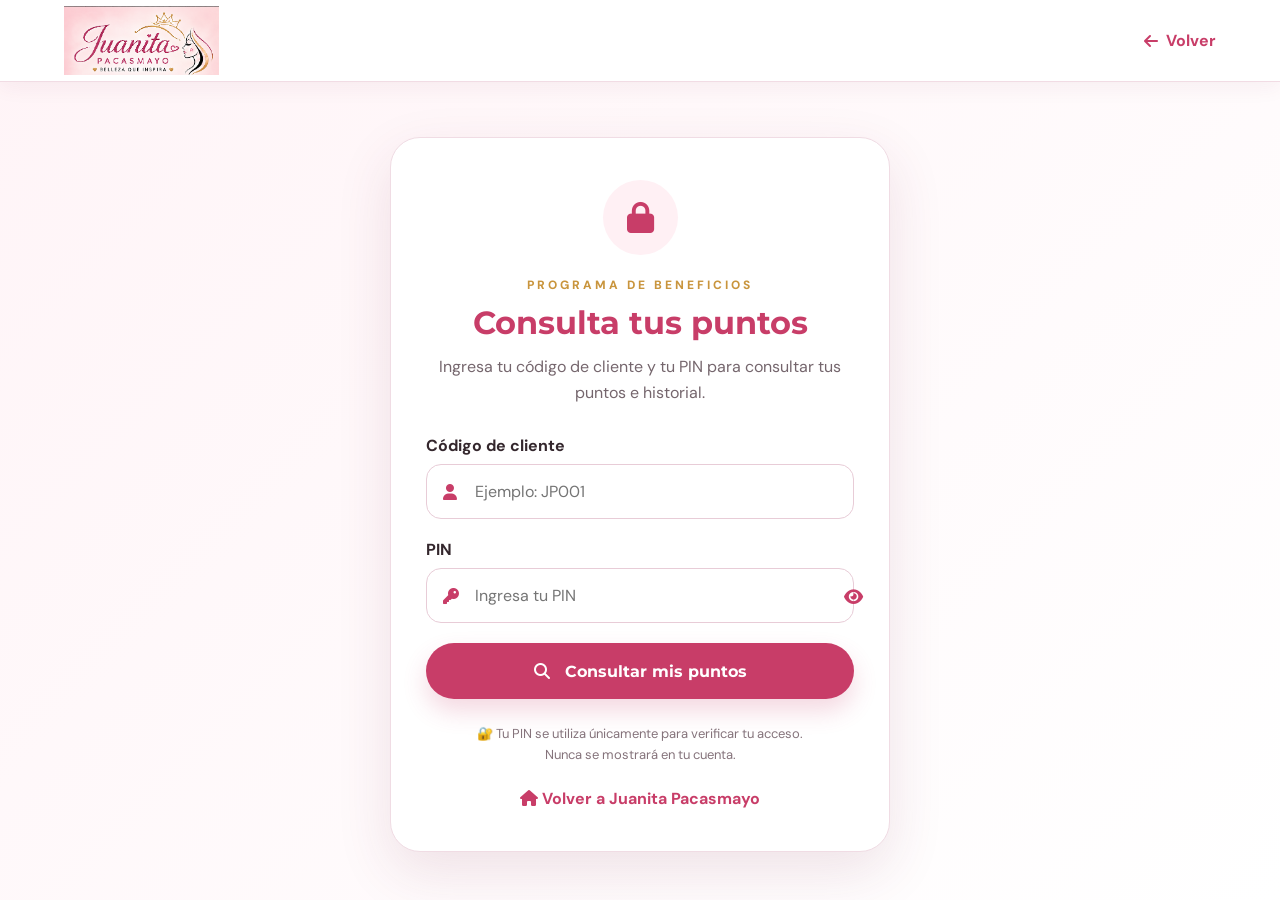
<file: consulta.html>
<!DOCTYPE html>
<html lang="es">

<head>

  <meta charset="UTF-8">

  <meta
    name="viewport"
    content="width=device-width, initial-scale=1.0"
  >

  <title>Consultar mis puntos | Juanita Pacasmayo</title>

  <link rel="preconnect" href="https://fonts.googleapis.com">

  <link
    rel="preconnect"
    href="https://fonts.gstatic.com"
    crossorigin
  >

  <link
    href="https://fonts.googleapis.com/css2?family=DM+Sans:wght@400;500;600;700;800&family=Great+Vibes&family=Montserrat:wght@600;700;800&display=swap"
    rel="stylesheet"
  >

  <link
    rel="stylesheet"
    href="https://cdnjs.cloudflare.com/ajax/libs/font-awesome/6.5.2/css/all.min.css"
  >


  <style>

    * {
      box-sizing: border-box;
    }

    body {
      margin: 0;
      min-height: 100vh;
      font-family: "DM Sans", Arial, sans-serif;

      background:
        linear-gradient(
          135deg,
          #fff4f7,
          #ffffff
        );

      color: #30262b;
    }


    .topbar {

      height: 82px;

      background: rgba(255,255,255,.96);

      border-bottom:
        1px solid #f1dce4;

      display: flex;

      align-items: center;

      justify-content: space-between;

      padding:
        0 5%;

      box-shadow:
        0 5px 20px rgba(120,40,70,.06);

    }


    .topbar img {

      width: 155px;

      height: auto;

      display: block;

    }


    .back {

      display: inline-flex;

      align-items: center;

      gap: 8px;

      text-decoration: none;

      color: #c83d68;

      font-weight: 700;

    }


    .page {

      width: min(500px, 92%);

      margin:
        55px auto 80px;

    }


    .card {

      background: #fff;

      border-radius: 30px;

      padding: 42px 35px;

      border:
        1px solid #f0dce4;

      box-shadow:
        0 20px 55px rgba(120,40,70,.12);

    }


    .icon {

      width: 75px;

      height: 75px;

      margin: 0 auto 22px;

      border-radius: 50%;

      background: #fff0f4;

      color: #c83d68;

      display: flex;

      align-items: center;

      justify-content: center;

      font-size: 31px;

    }


    .eyebrow {

      text-align: center;

      color: #c9953d;

      text-transform: uppercase;

      letter-spacing: 3px;

      font-size: 12px;

      font-weight: 800;

      margin-bottom: 10px;

    }


    h1 {

      margin: 0;

      text-align: center;

      color: #c83d68;

      font-family: "Montserrat", Arial, sans-serif;

      font-size: 32px;

    }


    .subtitle {

      text-align: center;

      color: #75666d;

      line-height: 1.6;

      margin:
        12px auto 30px;

    }


    .field {

      margin-bottom: 20px;

    }


    .field label {

      display: block;

      margin-bottom: 8px;

      color: #34272d;

      font-weight: 700;

    }


    .input-wrap {

      position: relative;

    }


    .input-wrap i {

      position: absolute;

      left: 17px;

      top: 50%;

      transform: translateY(-50%);

      color: #c83d68;

    }


    input {

      width: 100%;

      height: 55px;

      border:
        1px solid #e8ccd7;

      border-radius: 15px;

      padding:
        0 17px 0 48px;

      font-family: inherit;

      font-size: 16px;

      outline: none;

      transition:
        border .2s ease,
        box-shadow .2s ease;

    }


    input:focus {

      border-color: #c83d68;

      box-shadow:
        0 0 0 4px rgba(200,61,104,.10);

    }


    .pin-toggle {

      position: absolute;

      right: 15px;

      top: 50%;

      transform: translateY(-50%);

      border: 0;

      background: transparent;

      color: #8b6977;

      cursor: pointer;

      font-size: 17px;

    }


    .btn {

      width: 100%;

      height: 56px;

      border: 0;

      border-radius: 999px;

      background: #c83d68;

      color: #fff;

      font-family: "Montserrat", Arial, sans-serif;

      font-weight: 700;

      font-size: 16px;

      cursor: pointer;

      box-shadow:
        0 12px 25px rgba(200,61,104,.20);

      transition:
        transform .2s ease,
        opacity .2s ease;

    }


    .btn:hover {

      transform: translateY(-2px);

    }


    .btn:disabled {

      opacity: .65;

      cursor: wait;

    }


    .message {

      display: none;

      margin-top: 20px;

      padding: 14px 16px;

      border-radius: 14px;

      font-size: 14px;

      line-height: 1.5;

      text-align: center;

    }


    .message.error {

      display: block;

      background: #fff0f2;

      color: #a5274e;

      border: 1px solid #f4ccd8;

    }


    .message.success {

      display: block;

      background: #effaf3;

      color: #28733e;

      border: 1px solid #ccebd6;

    }


    .help {

      text-align: center;

      margin-top: 25px;

      color: #85737b;

      font-size: 13px;

      line-height: 1.6;

    }


    .home {

      display: block;

      text-align: center;

      margin-top: 22px;

      color: #c83d68;

      text-decoration: none;

      font-weight: 700;

    }


    @media(max-width:600px) {

      .topbar {

        height: 72px;

      }

      .topbar img {

        width: 130px;

      }

      .page {

        margin-top: 30px;

      }

      .card {

        padding: 32px 22px;

        border-radius: 25px;

      }

      h1 {

        font-size: 27px;

      }

    }

  </style>

</head>


<body>


<header class="topbar">

  <a href="index.html">

    <img
      src="images/Logo.png"
      alt="Juanita Pacasmayo"
    >

  </a>


  <a
    href="index.html"
    class="back"
  >

    <i class="fas fa-arrow-left"></i>

    Volver

  </a>

</header>


<main class="page">

  <section class="card">


    <div class="icon">

      <i class="fas fa-lock"></i>

    </div>


    <div class="eyebrow">
      Programa de beneficios
    </div>


    <h1>
      Consulta tus puntos
    </h1>


    <p class="subtitle">

      Ingresa tu código de cliente y tu PIN
      para consultar tus puntos e historial.

    </p>


    <form id="consultaForm">


      <div class="field">

        <label for="codigo">
          Código de cliente
        </label>

        <div class="input-wrap">

          <i class="fas fa-user"></i>

          <input
            type="text"
            id="codigo"
            name="codigo"
            placeholder="Ejemplo: JP001"
            autocomplete="username"
            required
          >

        </div>

      </div>


      <div class="field">

        <label for="pin">
          PIN
        </label>

        <div class="input-wrap">

          <i class="fas fa-key"></i>

          <input
            type="password"
            id="pin"
            name="pin"
            placeholder="Ingresa tu PIN"
            inputmode="numeric"
            autocomplete="current-password"
            required
          >

          <button
            type="button"
            class="pin-toggle"
            id="togglePin"
            aria-label="Mostrar PIN"
          >

            <i class="fas fa-eye"></i>

          </button>

        </div>

      </div>


      <button
        type="submit"
        class="btn"
        id="btnConsultar"
      >

        <i class="fas fa-search"></i>

        &nbsp; Consultar mis puntos

      </button>


    </form>


    <div
      id="message"
      class="message"
    ></div>


    <div class="help">

      🔐 Tu PIN se utiliza únicamente para
      verificar tu acceso.

      <br>

      Nunca se mostrará en tu cuenta.

    </div>


    <a
      href="index.html"
      class="home"
    >

      <i class="fas fa-home"></i>

      Volver a Juanita Pacasmayo

    </a>


  </section>

</main>


<script>


  /*
  ==========================================================
  URL DE TU GOOGLE APPS SCRIPT
  ==========================================================

  REEMPLAZA SOLAMENTE ESTA URL POR LA URL REAL
  DE TU WEB APP.

  Ejemplo:

  https://script.google.com/macros/s/XXXXXXXXXXXX/exec
  */

  const URL_WEB_APP =
    "https://script.google.com/macros/s/AKfycbxZW06LP3ctRtIZXBBlo3paILCjcBjQVDMCuOLmNnqU4BuZpbMz3b8jh82V8ZNki1U/exec";


  const form =
    document.getElementById(
      "consultaForm"
    );


  const codigoInput =
    document.getElementById(
      "codigo"
    );


  const pinInput =
    document.getElementById(
      "pin"
    );


  const btnConsultar =
    document.getElementById(
      "btnConsultar"
    );


  const message =
    document.getElementById(
      "message"
    );


  const togglePin =
    document.getElementById(
      "togglePin"
    );


  /*
  ==========================================================
  MOSTRAR / OCULTAR PIN
  ==========================================================
  */

  togglePin.addEventListener(
    "click",
    function() {

      if (
        pinInput.type === "password"
      ) {

        pinInput.type = "text";

        togglePin.innerHTML =
          '<i class="fas fa-eye-slash"></i>';

      } else {

        pinInput.type = "password";

        togglePin.innerHTML =
          '<i class="fas fa-eye"></i>';

      }

    }
  );


  /*
  ==========================================================
  MENSAJE
  ==========================================================
  */

  function mostrarMensaje(
    texto,
    tipo
  ) {

    message.textContent =
      texto;

    message.className =
      "message " + tipo;

  }


  /*
  ==========================================================
  CONSULTAR
  ==========================================================
  */

  form.addEventListener(
    "submit",
    async function(event) {

      event.preventDefault();


      const codigo =
        codigoInput.value
          .trim()
          .toUpperCase();


      const pin =
        pinInput.value
          .trim();


      if (!codigo) {

        mostrarMensaje(
          "Ingresa tu código de cliente.",
          "error"
        );

        codigoInput.focus();

        return;

      }


      if (!pin) {

        mostrarMensaje(
          "Ingresa tu PIN.",
          "error"
        );

        pinInput.focus();

        return;

      }


      if (
        URL_WEB_APP ===
        "URL_DE_TU_WEB_APP"
      ) {

        mostrarMensaje(
          "Falta configurar la URL de Google Apps Script.",
          "error"
        );

        return;

      }


      btnConsultar.disabled =
        true;


      btnConsultar.innerHTML =
        '<i class="fas fa-spinner fa-spin"></i> Verificando...';


      message.className =
        "message";


      try {


        const url =
          URL_WEB_APP +
          "?accion=consultarPuntos" +
          "&codigo=" +
          encodeURIComponent(codigo) +
          "&pin=" +
          encodeURIComponent(pin);


        const response =
          await fetch(url, {
            method: "GET",
            redirect: "follow"
          });


        if (!response.ok) {

          throw new Error(
            "No se pudo conectar con el servidor."
          );

        }


        const resultado =
          await response.json();


        if (
          !resultado.correcto
        ) {

          throw new Error(
            resultado.mensaje ||
            "Código o PIN incorrecto."
          );

        }


        /*
        ======================================================
        GUARDAMOS LOS DATOS TEMPORALMENTE
        ======================================================

        NO GUARDAMOS EL PIN.

        Solo guardamos el resultado autorizado.
        */

        sessionStorage.setItem(
          "clientePuntos",
          JSON.stringify({

            cliente:
              resultado.cliente,

            codigoCliente:
              resultado.codigoCliente,

            puntos:
              resultado.puntos,

            estado:
              resultado.estado,

            historial:
              resultado.historial || []

          })
        );


        mostrarMensaje(
          "Acceso correcto. Cargando tus puntos...",
          "success"
        );


        /*
        ======================================================
        ABRIR PUNTOS.HTML
        ======================================================
        */

        setTimeout(
          function() {

            window.location.href =
              "puntos.html";

          },
          500
        );


      } catch(error) {

        console.error(error);


        mostrarMensaje(
          error.message ||
          "No se pudo realizar la consulta.",
          "error"
        );


        btnConsultar.disabled =
          false;


        btnConsultar.innerHTML =
          '<i class="fas fa-search"></i> &nbsp; Consultar mis puntos';

      }

    }
  );


</script>

</body>
</html>
</file>
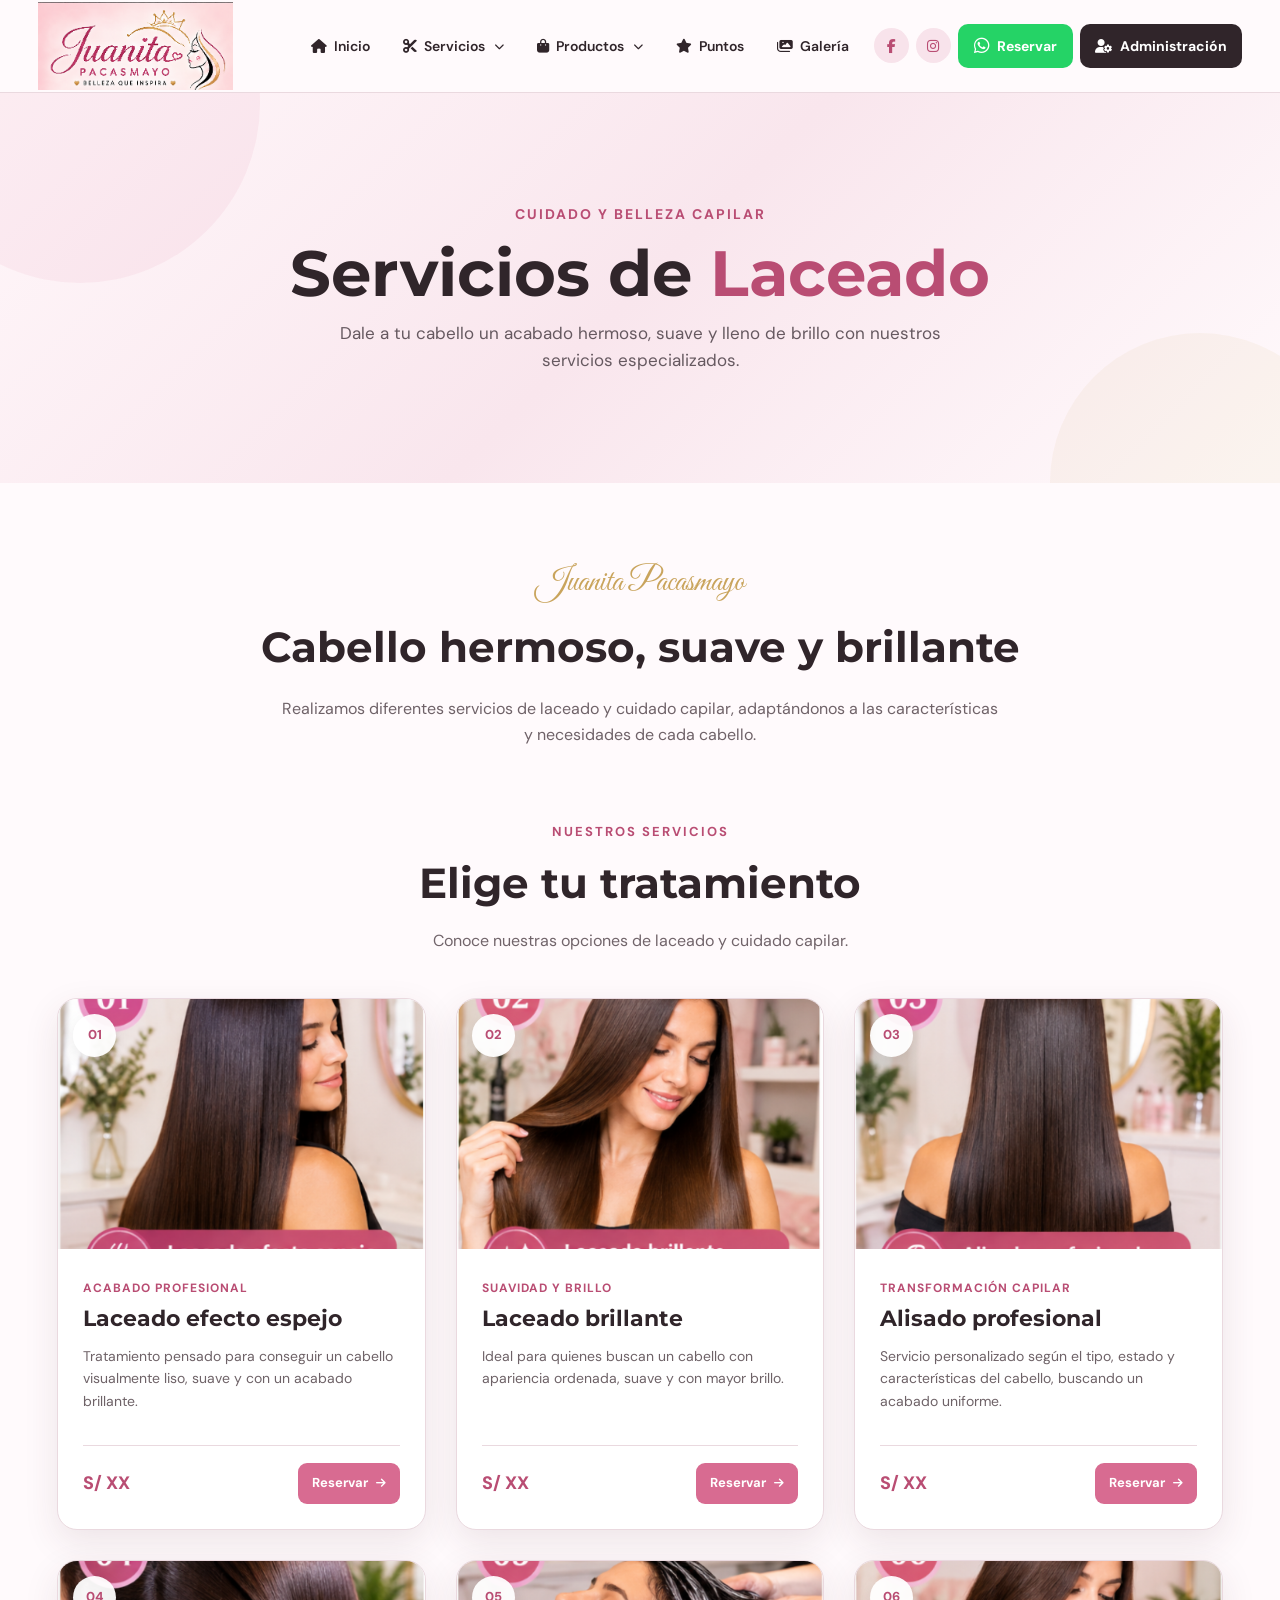
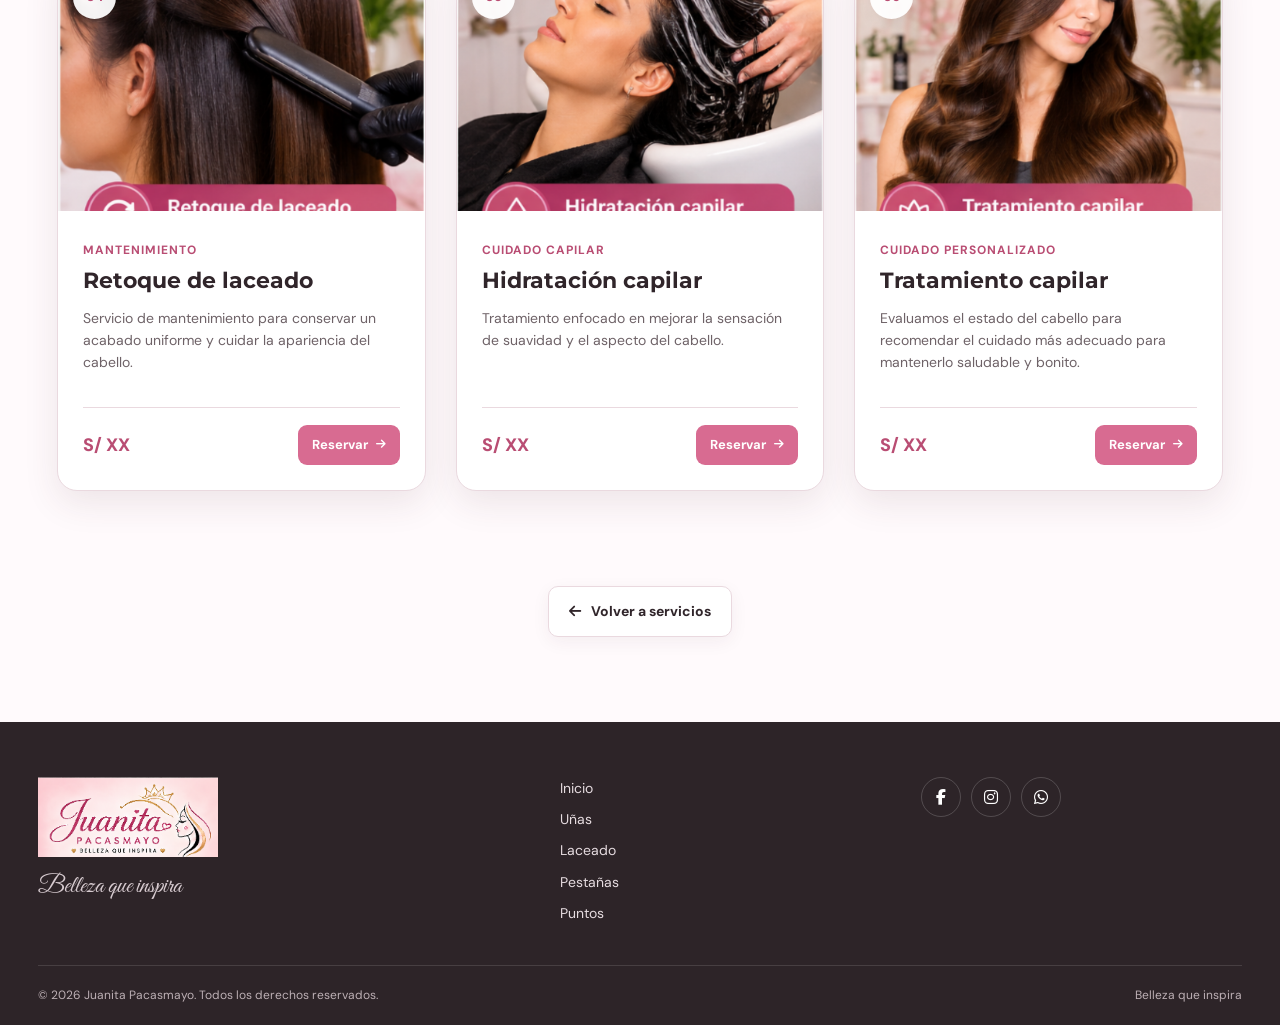
<file: laceado.html>
<!DOCTYPE html>
<html lang="es">

<head>

  <meta charset="UTF-8">

  <meta name="viewport" content="width=device-width, initial-scale=1.0">

  <meta name="description"
    content="Servicios de laceado y cuidado capilar en Juanita Pacasmayo. Descubre nuestros tratamientos para conseguir un cabello suave, brillante y hermoso.">

  <title>Servicios de Laceado | Juanita Pacasmayo</title>


  <!-- =====================================================
       GOOGLE FONTS
  ====================================================== -->

  <link rel="preconnect" href="https://fonts.googleapis.com">

  <link rel="preconnect"
    href="https://fonts.gstatic.com"
    crossorigin>

  <link
    href="https://fonts.googleapis.com/css2?family=DM+Sans:wght@400;500;600;700&family=Great+Vibes&family=Montserrat:wght@400;500;600;700&display=swap"
    rel="stylesheet">


  <!-- =====================================================
       FONT AWESOME
  ====================================================== -->

  <link
    rel="stylesheet"
    href="https://cdnjs.cloudflare.com/ajax/libs/font-awesome/6.5.2/css/all.min.css"
    crossorigin="anonymous"
    referrerpolicy="no-referrer">


  <!-- =====================================================
       CSS
  ====================================================== -->

  <link rel="stylesheet" href="laceado.css">

</head>


<body>


  <!-- =====================================================
       HEADER
  ====================================================== -->

  <header class="site-header">

    <div class="header-container">


      <!-- LOGO -->

      <a href="index.html" class="brand">

        <img
          src="images/Logo.png"
          alt="Juanita Pacasmayo - Belleza que inspira">

      </a>


      <!-- MENÚ MÓVIL -->

      <button
        class="menu-toggle"
        id="menuToggle"
        aria-label="Abrir menú"
        aria-expanded="false">

        <i class="fa-solid fa-bars"></i>

      </button>


      <!-- =================================================
           NAVEGACIÓN
      ================================================== -->

      <nav class="main-nav" id="mainNav">


        <!-- INICIO -->

        <a href="index.html">

          <i class="fa-solid fa-house"></i>

          Inicio

        </a>


        <!-- =================================================
             SERVICIOS
        ================================================== -->

        <div class="nav-dropdown">

          <button
            class="dropdown-toggle"
            type="button">

            <i class="fa-solid fa-scissors"></i>

            Servicios

            <i class="fa-solid fa-chevron-down dropdown-arrow"></i>

          </button>


          <div class="dropdown-menu">

            <a href="unas.html">

              <i class="fa-solid fa-hand-sparkles"></i>

              Uñas

            </a>


            <a href="laceado.html">

              <i class="fa-solid fa-wand-magic-sparkles"></i>

              Laceado

            </a>


            <a href="pestanas.html">

              <i class="fa-solid fa-eye"></i>

              Pestañas

            </a>

          </div>

        </div>


        <!-- =================================================
             PRODUCTOS
        ================================================== -->

        <div class="nav-dropdown">

          <button
            class="dropdown-toggle"
            type="button">

            <i class="fa-solid fa-bag-shopping"></i>

            Productos

            <i class="fa-solid fa-chevron-down dropdown-arrow"></i>

          </button>


          <div class="dropdown-menu">

            <a href="index.html#productos">

              <i class="fa-solid fa-palette"></i>

              Maquillaje

            </a>


            <a href="index.html#productos">

              <i class="fa-solid fa-droplet"></i>

              Cuidado capilar

            </a>


            <a href="index.html#productos">

              <i class="fa-solid fa-spray-can-sparkles"></i>

              Perfumes

            </a>

          </div>

        </div>


        <!-- PUNTOS -->

        <a href="consulta.html">

          <i class="fa-solid fa-star"></i>

          Puntos

        </a>


        <!-- GALERÍA -->

        <a href="index.html#galeria">

          <i class="fa-solid fa-images"></i>

          Galería

        </a>


        <!-- =================================================
             REDES SOCIALES
        ================================================== -->

        <div class="social-links">

          <a
            href="https://www.facebook.com/profile.php?id=61593488581069"
            target="_blank"
            rel="noopener noreferrer"
            aria-label="Facebook">

            <i class="fa-brands fa-facebook-f"></i>

          </a>


          <a
            href="#"
            aria-label="Instagram">

            <i class="fa-brands fa-instagram"></i>

          </a>

        </div>


        <!-- =================================================
             WHATSAPP
        ================================================== -->

        <a
          class="whatsapp-btn"
          href="https://wa.me/51960684125?text=Hola%20Juanita%20Pacasmayo%2C%20quiero%20reservar%20un%20servicio%20de%20laceado."
          target="_blank"
          rel="noopener noreferrer">

          <i class="fa-brands fa-whatsapp"></i>

          <span>Reservar</span>

        </a>


        <!-- ADMINISTRACIÓN -->

        <a
          href="login.html"
          class="admin-btn">

          <i class="fa-solid fa-user-gear"></i>

          Administración

        </a>


      </nav>

    </div>

  </header>



  <!-- =====================================================
       CONTENIDO PRINCIPAL
  ====================================================== -->

  <main>


    <!-- =================================================
         ENCABEZADO
    ================================================== -->

    <section class="page-header">

      <div class="page-header-content">


        <span class="section-kicker">

          Cuidado y belleza capilar

        </span>


        <h1>

          Servicios de

          <span>Laceado</span>

        </h1>


        <p>

          Dale a tu cabello un acabado hermoso, suave
          y lleno de brillo con nuestros servicios
          especializados.

        </p>


      </div>

    </section>



    <!-- =================================================
         PRESENTACIÓN
    ================================================== -->

    <section class="laceado-intro">

      <div class="laceado-intro-content">


        <span class="intro-label">

          Juanita Pacasmayo

        </span>


        <h2>

          Cabello hermoso, suave y brillante

        </h2>


        <p>

          Realizamos diferentes servicios de laceado
          y cuidado capilar, adaptándonos a las
          características y necesidades de cada cabello.

        </p>


      </div>

    </section>



    <!-- =================================================
         SERVICIOS
    ================================================== -->

    <section class="services-section">

      <div class="services-container">


        <!-- TÍTULO -->

        <div class="services-heading">

          <span>

            Nuestros servicios

          </span>


          <h2>

            Elige tu tratamiento

          </h2>


          <p>

            Conoce nuestras opciones de laceado y
            cuidado capilar.

          </p>

        </div>



        <!-- =================================================
             GRID
        ================================================== -->

        <div class="services-grid">


          <!-- =================================================
               01 LACEADO ESPEJO
          ================================================== -->

          <article class="service-card">

            <div class="service-image">

              <img
                src="images/laceado/laceado-espejo.png"
                alt="Laceado efecto espejo"
                loading="lazy">

              <span class="service-number">

                01

              </span>

            </div>


            <div class="service-content">

              <span class="service-category">

                Acabado profesional

              </span>


              <h3>

                Laceado efecto espejo

              </h3>


              <p>

                Tratamiento pensado para conseguir
                un cabello visualmente liso, suave
                y con un acabado brillante.

              </p>


              <div class="service-footer">

                <span class="service-price">

                  S/ XX

                </span>


                <a
                  href="https://wa.me/51960684125?text=Hola%20Juanita%20Pacasmayo%2C%20quiero%20consultar%20por%20el%20Laceado%20Efecto%20Espejo."
                  target="_blank"
                  rel="noopener noreferrer"
                  class="service-btn">

                  Reservar

                  <i class="fa-solid fa-arrow-right"></i>

                </a>

              </div>

            </div>

          </article>



          <!-- =================================================
               02 LACEADO BRILLANTE
          ================================================== -->

          <article class="service-card">

            <div class="service-image">

              <img
                src="images/laceado/laceado-brillante.png"
                alt="Laceado brillante"
                loading="lazy">

              <span class="service-number">

                02

              </span>

            </div>


            <div class="service-content">

              <span class="service-category">

                Suavidad y brillo

              </span>


              <h3>

                Laceado brillante

              </h3>


              <p>

                Ideal para quienes buscan un cabello
                con apariencia ordenada, suave y
                con mayor brillo.

              </p>


              <div class="service-footer">

                <span class="service-price">

                  S/ XX

                </span>


                <a
                  href="https://wa.me/51960684125?text=Hola%20Juanita%20Pacasmayo%2C%20quiero%20consultar%20por%20el%20Laceado%20Brillante."
                  target="_blank"
                  rel="noopener noreferrer"
                  class="service-btn">

                  Reservar

                  <i class="fa-solid fa-arrow-right"></i>

                </a>

              </div>

            </div>

          </article>



          <!-- =================================================
               03 ALISADO
          ================================================== -->

          <article class="service-card">

            <div class="service-image">

              <img
                src="images/laceado/alisado-profesional.png"
                alt="Alisado profesional"
                loading="lazy">

              <span class="service-number">

                03

              </span>

            </div>


            <div class="service-content">

              <span class="service-category">

                Transformación capilar

              </span>


              <h3>

                Alisado profesional

              </h3>


              <p>

                Servicio personalizado según el tipo,
                estado y características del cabello,
                buscando un acabado uniforme.

              </p>


              <div class="service-footer">

                <span class="service-price">

                  S/ XX

                </span>


                <a
                  href="https://wa.me/51960684125?text=Hola%20Juanita%20Pacasmayo%2C%20quiero%20consultar%20por%20el%20Alisado%20Profesional."
                  target="_blank"
                  rel="noopener noreferrer"
                  class="service-btn">

                  Reservar

                  <i class="fa-solid fa-arrow-right"></i>

                </a>

              </div>

            </div>

          </article>



          <!-- =================================================
               04 RETOQUE
          ================================================== -->

          <article class="service-card">

            <div class="service-image">

              <img
                src="images/laceado/retoque-laceado.png"
                alt="Retoque de laceado"
                loading="lazy">

              <span class="service-number">

                04

              </span>

            </div>


            <div class="service-content">

              <span class="service-category">

                Mantenimiento

              </span>


              <h3>

                Retoque de laceado

              </h3>


              <p>

                Servicio de mantenimiento para conservar
                un acabado uniforme y cuidar la apariencia
                del cabello.

              </p>


              <div class="service-footer">

                <span class="service-price">

                  S/ XX

                </span>


                <a
                  href="https://wa.me/51960684125?text=Hola%20Juanita%20Pacasmayo%2C%20quiero%20consultar%20por%20un%20Retoque%20de%20Laceado."
                  target="_blank"
                  rel="noopener noreferrer"
                  class="service-btn">

                  Reservar

                  <i class="fa-solid fa-arrow-right"></i>

                </a>

              </div>

            </div>

          </article>



          <!-- =================================================
               05 HIDRATACIÓN
          ================================================== -->

          <article class="service-card">

            <div class="service-image">

              <img
                src="images/laceado/hidratacion-capilar.png"
                alt="Hidratación capilar"
                loading="lazy">

              <span class="service-number">

                05

              </span>

            </div>


            <div class="service-content">

              <span class="service-category">

                Cuidado capilar

              </span>


              <h3>

                Hidratación capilar

              </h3>


              <p>

                Tratamiento enfocado en mejorar la
                sensación de suavidad y el aspecto
                del cabello.

              </p>


              <div class="service-footer">

                <span class="service-price">

                  S/ XX

                </span>


                <a
                  href="https://wa.me/51960684125?text=Hola%20Juanita%20Pacasmayo%2C%20quiero%20consultar%20por%20la%20Hidrataci%C3%B3n%20Capilar."
                  target="_blank"
                  rel="noopener noreferrer"
                  class="service-btn">

                  Reservar

                  <i class="fa-solid fa-arrow-right"></i>

                </a>

              </div>

            </div>

          </article>



          <!-- =================================================
               06 TRATAMIENTO CAPILAR
          ================================================== -->

          <article class="service-card">

            <div class="service-image">

              <img
                src="images/laceado/tratamiento-capilar.png"
                alt="Tratamiento capilar"
                loading="lazy">

              <span class="service-number">

                06

              </span>

            </div>


            <div class="service-content">

              <span class="service-category">

                Cuidado personalizado

              </span>


              <h3>

                Tratamiento capilar

              </h3>


              <p>

                Evaluamos el estado del cabello para
                recomendar el cuidado más adecuado
                para mantenerlo saludable y bonito.

              </p>


              <div class="service-footer">

                <span class="service-price">

                  S/ XX

                </span>


                <a
                  href="https://wa.me/51960684125?text=Hola%20Juanita%20Pacasmayo%2C%20quiero%20consultar%20por%20un%20Tratamiento%20Capilar."
                  target="_blank"
                  rel="noopener noreferrer"
                  class="service-btn">

                  Reservar

                  <i class="fa-solid fa-arrow-right"></i>

                </a>

              </div>

            </div>

          </article>


        </div>

      </div>

    </section>



    <!-- =================================================
         VOLVER
    ================================================== -->

    <section class="back-section">

      <a
        href="index.html#servicios"
        class="back-btn">

        <i class="fa-solid fa-arrow-left"></i>

        Volver a servicios

      </a>

    </section>


  </main>



  <!-- =====================================================
       FOOTER
  ====================================================== -->

  <footer class="site-footer">

    <div class="footer-container">


      <div class="footer-brand">

        <img
          src="images/Logo.png"
          alt="Juanita Pacasmayo">


        <p>

          Belleza que inspira

        </p>

      </div>



      <div class="footer-links">

        <a href="index.html">

          Inicio

        </a>


        <a href="unas.html">

          Uñas

        </a>


        <a href="laceado.html">

          Laceado

        </a>


        <a href="pestanas.html">

          Pestañas

        </a>


        <a href="consulta.html">

          Puntos

        </a>

      </div>



      <div class="footer-social">


        <a
          href="https://www.facebook.com/profile.php?id=61593488581069"
          target="_blank"
          rel="noopener noreferrer"
          aria-label="Facebook">

          <i class="fa-brands fa-facebook-f"></i>

        </a>


        <a
          href="#"
          aria-label="Instagram">

          <i class="fa-brands fa-instagram"></i>

        </a>


        <a
          href="https://wa.me/51960684125"
          target="_blank"
          rel="noopener noreferrer"
          aria-label="WhatsApp">

          <i class="fa-brands fa-whatsapp"></i>

        </a>


      </div>

    </div>



    <div class="footer-bottom">

      <p>

        © 2026 Juanita Pacasmayo.
        Todos los derechos reservados.

      </p>


      <p>

        Belleza que inspira

      </p>

    </div>

  </footer>



  <!-- =====================================================
       JAVASCRIPT
  ====================================================== -->

  <script>

    document.addEventListener(
      "DOMContentLoaded",
      function () {


        const menuToggle =
          document.getElementById("menuToggle");


        const mainNav =
          document.getElementById("mainNav");



        /* =================================================
           MENÚ MÓVIL
        ================================================== */

        if (menuToggle && mainNav) {


          menuToggle.addEventListener(
            "click",
            function () {


              const isOpen =
                mainNav.classList.toggle("active");


              menuToggle.setAttribute(
                "aria-expanded",
                isOpen ? "true" : "false"
              );


              menuToggle.setAttribute(
                "aria-label",
                isOpen
                  ? "Cerrar menú"
                  : "Abrir menú"
              );


              const icon =
                menuToggle.querySelector("i");


              if (icon) {

                icon.classList.toggle(
                  "fa-bars",
                  !isOpen
                );


                icon.classList.toggle(
                  "fa-xmark",
                  isOpen
                );

              }

            }
          );

        }



        /* =================================================
           DROPDOWN MÓVIL
        ================================================== */

        const dropdowns =
          document.querySelectorAll(
            ".nav-dropdown"
          );


        dropdowns.forEach(
          function (dropdown) {


            const button =
              dropdown.querySelector(
                ".dropdown-toggle"
              );


            if (!button) return;


            button.addEventListener(
              "click",
              function (event) {


                if (window.innerWidth <= 900) {


                  event.preventDefault();


                  dropdown.classList.toggle(
                    "active"
                  );


                }

              }
            );


          }
        );



        /* =================================================
           CERRAR MENÚ AL SELECCIONAR
        ================================================== */

        const navLinks =
          document.querySelectorAll(
            ".main-nav a:not(.dropdown-toggle)"
          );


        navLinks.forEach(
          function (link) {


            link.addEventListener(
              "click",
              function () {


                if (window.innerWidth <= 900) {


                  mainNav.classList.remove(
                    "active"
                  );


                  menuToggle.setAttribute(
                    "aria-expanded",
                    "false"
                  );


                  menuToggle.setAttribute(
                    "aria-label",
                    "Abrir menú"
                  );


                  const icon =
                    menuToggle.querySelector("i");


                  if (icon) {


                    icon.classList.remove(
                      "fa-xmark"
                    );


                    icon.classList.add(
                      "fa-bars"
                    );


                  }

                }

              }
            );


          }
        );



        /* =================================================
           REINICIAR MENÚ AL CAMBIAR TAMAÑO
        ================================================== */

        window.addEventListener(
          "resize",
          function () {


            if (window.innerWidth > 900) {


              mainNav.classList.remove(
                "active"
              );


              dropdowns.forEach(
                function (dropdown) {

                  dropdown.classList.remove(
                    "active"
                  );

                }
              );


              if (menuToggle) {


                menuToggle.setAttribute(
                  "aria-expanded",
                  "false"
                );


                menuToggle.setAttribute(
                  "aria-label",
                  "Abrir menú"
                );


                const icon =
                  menuToggle.querySelector("i");


                if (icon) {


                  icon.classList.remove(
                    "fa-xmark"
                  );


                  icon.classList.add(
                    "fa-bars"
                  );


                }

              }

            }

          }
        );


      }
    );

  </script>


</body>

</html>
</file>
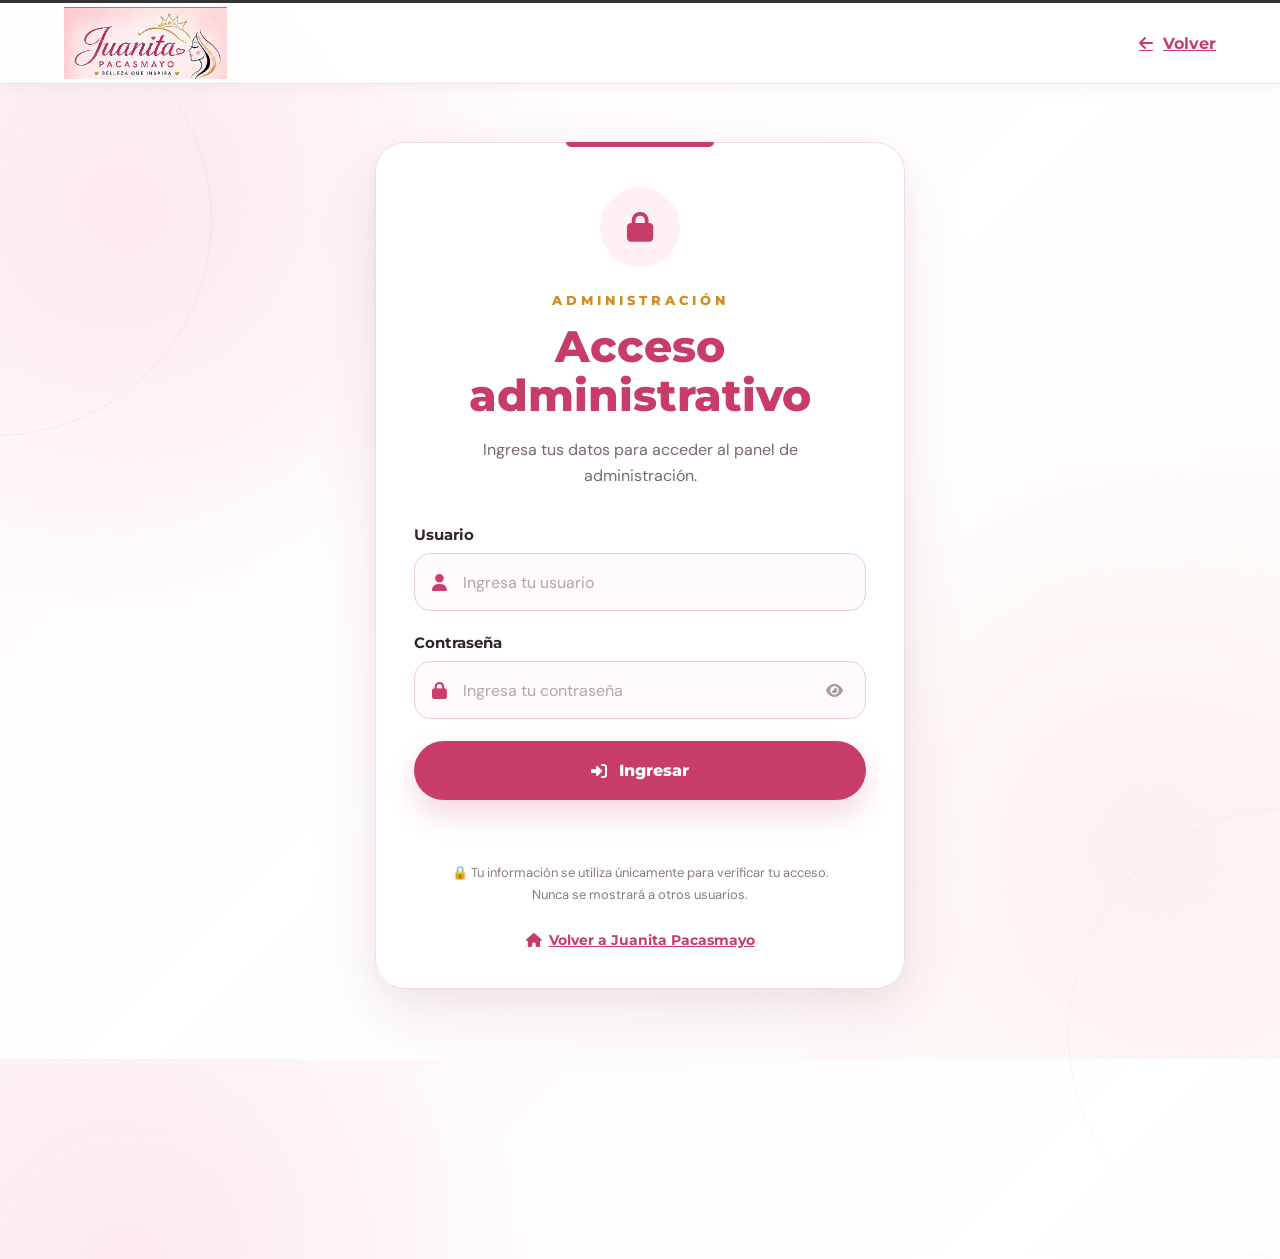
<file: login.html>
<!DOCTYPE html>
<html lang="es">

<head>

  <meta charset="UTF-8">

  <meta
    name="viewport"
    content="width=device-width, initial-scale=1.0"
  >

  <meta
    name="description"
    content="Acceso administrativo - Juanita Pacasmayo"
  >

  <title>Acceso administrativo | Juanita Pacasmayo</title>


  <!-- GOOGLE FONTS -->

  <link rel="preconnect" href="https://fonts.googleapis.com">

  <link
    rel="preconnect"
    href="https://fonts.gstatic.com"
    crossorigin
  >

  <link
    href="https://fonts.googleapis.com/css2?family=DM+Sans:wght@400;500;600;700;800&family=Montserrat:wght@600;700;800&display=swap"
    rel="stylesheet"
  >


  <!-- FONT AWESOME -->

  <link
    rel="stylesheet"
    href="https://cdnjs.cloudflare.com/ajax/libs/font-awesome/6.5.2/css/all.min.css"
  >


  <!-- CSS EXCLUSIVO DEL LOGIN -->

  <link
    rel="stylesheet"
    href="login.css"
  >

</head>


<body class="login-page">


  <!-- =====================================================
       CABECERA
  ===================================================== -->

  <header class="login-header">

    <a
      href="index.html"
      class="login-header-logo"
    >

      <img
        src="images/Logo.png"
        alt="Juanita Pacasmayo"
      >

    </a>


    <a
      href="index.html"
      class="login-header-back"
    >

      <i class="fas fa-arrow-left"></i>

      <span>
        Volver
      </span>

    </a>

  </header>



  <!-- =====================================================
       CONTENIDO
  ===================================================== -->

  <main class="login-container">


    <section class="login-card">


      <!-- =================================================
           ICONO
      ================================================= -->

      <div class="login-icon">

        <i class="fas fa-lock"></i>

      </div>



      <!-- =================================================
           TÍTULO
      ================================================= -->

      <p class="section-kicker">

        ADMINISTRACIÓN

      </p>


      <h1>

        Acceso administrativo

      </h1>


      <p class="login-description">

        Ingresa tus datos para acceder al panel
        de administración.

      </p>



      <!-- =================================================
           FORMULARIO
      ================================================= -->

      <form id="loginForm">


        <!-- USUARIO -->

        <div class="login-field">

          <label for="usuario">

            Usuario

          </label>


          <div class="input-wrapper">

            <i class="fas fa-user"></i>


            <input
              type="text"
              id="usuario"
              placeholder="Ingresa tu usuario"
              autocomplete="username"
              required
            >

          </div>

        </div>



        <!-- CONTRASEÑA -->

        <div class="login-field">

          <label for="contrasena">

            Contraseña

          </label>


          <div class="input-wrapper">

            <i class="fas fa-lock"></i>


            <input
              type="password"
              id="contrasena"
              placeholder="Ingresa tu contraseña"
              autocomplete="current-password"
              required
            >


            <button
              type="button"
              class="toggle-password"
              id="togglePassword"
              aria-label="Mostrar contraseña"
            >

              <i class="fas fa-eye"></i>

            </button>

          </div>

        </div>



        <!-- BOTÓN -->

        <button
          type="submit"
          class="login-button"
        >

          <i class="fas fa-right-to-bracket"></i>

          <span>
            Ingresar
          </span>

        </button>



        <!-- MENSAJE -->

        <div
          id="mensajeLogin"
          class="mensaje-registro"
        ></div>


      </form>



      <!-- =================================================
           TEXTO INFORMATIVO
      ================================================= -->

      <div class="login-security">

        🔒 Tu información se utiliza únicamente
        para verificar tu acceso.

        <br>

        Nunca se mostrará a otros usuarios.

      </div>



      <!-- =================================================
           VOLVER
      ================================================= -->

      <a
        href="index.html"
        class="volver-inicio"
      >

        <i class="fas fa-house"></i>

        Volver a Juanita Pacasmayo

      </a>


    </section>

  </main>



  <!-- =====================================================
       JAVASCRIPT
  ===================================================== -->

  <script src="login.js"></script>


  <!-- MOSTRAR / OCULTAR CONTRASEÑA -->

  <script>

    const togglePassword =
      document.getElementById("togglePassword");

    const contrasena =
      document.getElementById("contrasena");


    if (
      togglePassword &&
      contrasena
    ) {

      togglePassword.addEventListener(
        "click",
        function () {

          const mostrar =
            contrasena.type === "password";

          contrasena.type =
            mostrar
              ? "text"
              : "password";


          this.innerHTML =
            mostrar
              ? '<i class="fas fa-eye-slash"></i>'
              : '<i class="fas fa-eye"></i>';

        }
      );

    }

  </script>


</body>

</html>
</file>
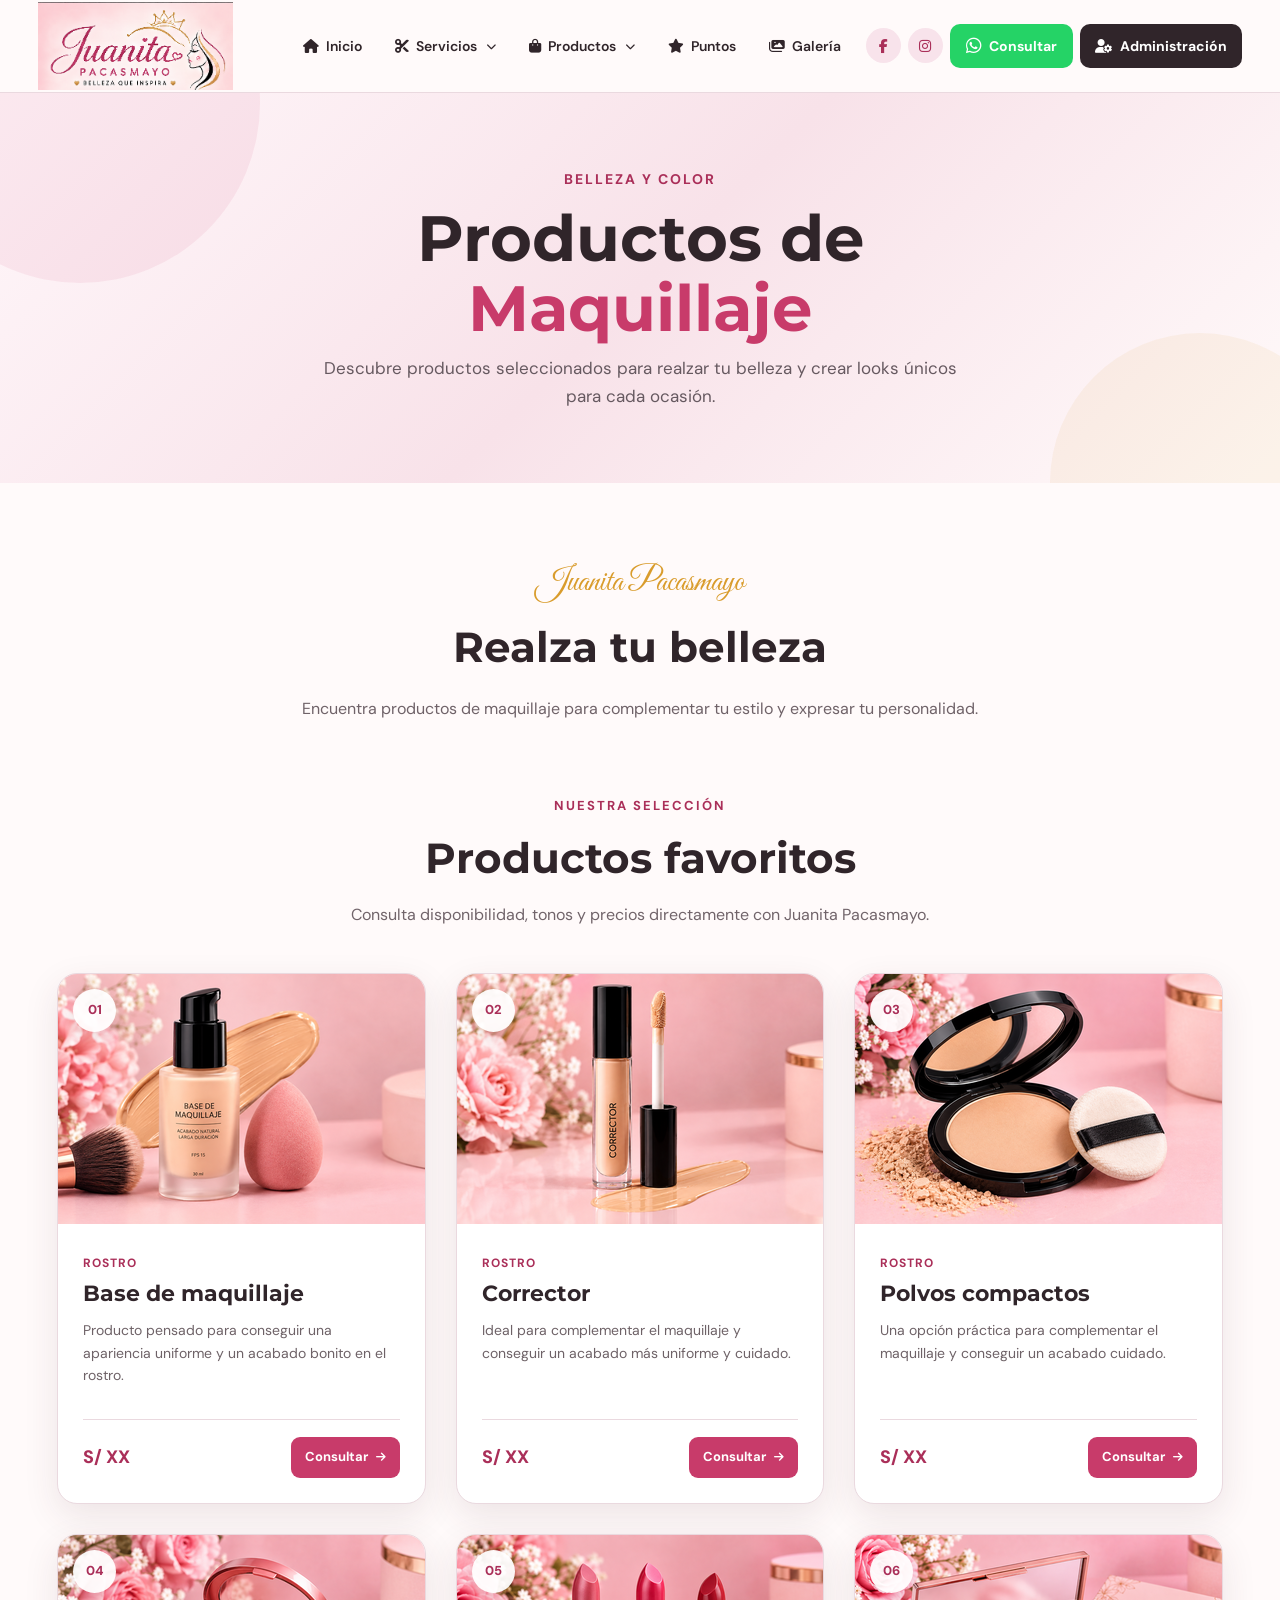
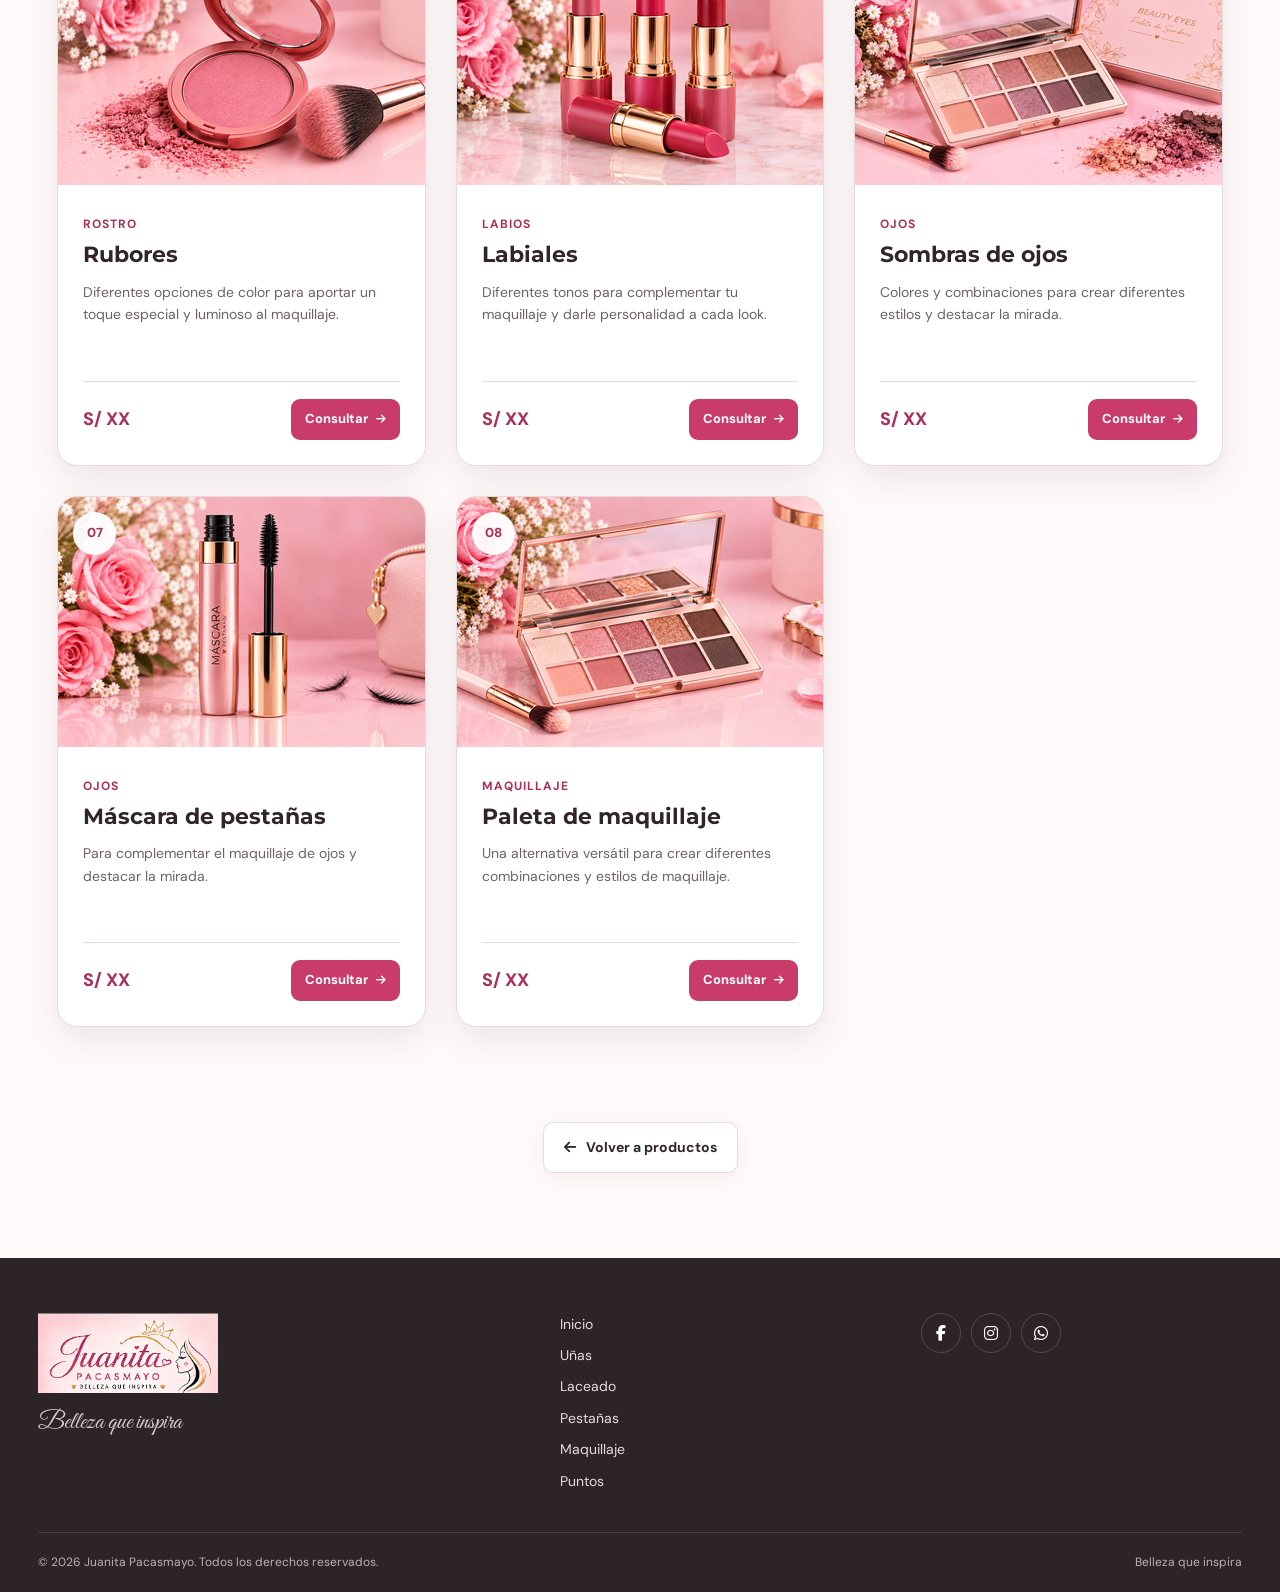
<file: maquillaje.html>
<!DOCTYPE html>
<html lang="es">

<head>
  <meta charset="UTF-8">

  <meta name="viewport" content="width=device-width, initial-scale=1.0">

  <meta
    name="description"
    content="Productos de maquillaje de Juanita Pacasmayo. Descubre nuestra selección de productos para realzar tu belleza."
  >

  <title>Maquillaje | Juanita Pacasmayo</title>

  <!-- GOOGLE FONTS -->
  <link rel="preconnect" href="https://fonts.googleapis.com">

  <link
    rel="preconnect"
    href="https://fonts.gstatic.com"
    crossorigin
  >

  <link
    href="https://fonts.googleapis.com/css2?family=DM+Sans:wght@400;500;600;700&family=Great+Vibes&family=Montserrat:wght@400;500;600;700&display=swap"
    rel="stylesheet"
  >

  <!-- FONT AWESOME -->
  <link
    rel="stylesheet"
    href="https://cdnjs.cloudflare.com/ajax/libs/font-awesome/6.5.2/css/all.min.css"
    crossorigin="anonymous"
    referrerpolicy="no-referrer"
  >

  <!-- CSS -->
  <link rel="stylesheet" href="maquillaje.css">
</head>


<body>


  <!-- =====================================================
       HEADER
  ====================================================== -->

  <header class="site-header">

    <div class="header-container">


      <!-- LOGO -->

      <a href="index.html" class="brand">

        <img
          src="images/Logo.png"
          alt="Juanita Pacasmayo - Belleza que inspira"
        >

      </a>


      <!-- MENÚ MÓVIL -->

      <button
        class="menu-toggle"
        id="menuToggle"
        aria-label="Abrir menú"
        aria-expanded="false"
        type="button"
      >

        <i class="fa-solid fa-bars"></i>

      </button>


      <!-- NAVEGACIÓN -->

      <nav class="main-nav" id="mainNav">


        <!-- INICIO -->

        <a href="index.html">

          <i class="fa-solid fa-house"></i>

          Inicio

        </a>


        <!-- =================================================
             SERVICIOS
        ================================================== -->

        <div class="nav-dropdown">

          <button
            class="dropdown-toggle"
            type="button"
          >

            <i class="fa-solid fa-scissors"></i>

            Servicios

            <i class="fa-solid fa-chevron-down dropdown-arrow"></i>

          </button>


          <div class="dropdown-menu">

            <a href="unas.html">

              <i class="fa-solid fa-hand-sparkles"></i>

              Uñas

            </a>


            <a href="laceado.html">

              <i class="fa-solid fa-wand-magic-sparkles"></i>

              Laceado

            </a>


            <a href="pestanas.html">

              <i class="fa-solid fa-eye"></i>

              Pestañas

            </a>

          </div>

        </div>


        <!-- =================================================
             PRODUCTOS
        ================================================== -->

        <div class="nav-dropdown">

          <button
            class="dropdown-toggle"
            type="button"
          >

            <i class="fa-solid fa-bag-shopping"></i>

            Productos

            <i class="fa-solid fa-chevron-down dropdown-arrow"></i>

          </button>


          <div class="dropdown-menu">

            <a href="maquillaje.html">

              <i class="fa-solid fa-palette"></i>

              Maquillaje

            </a>


            <a href="index.html#productos">

              <i class="fa-solid fa-droplet"></i>

              Cuidado capilar

            </a>


            <a href="index.html#productos">

              <i class="fa-solid fa-spray-can-sparkles"></i>

              Perfumes

            </a>

          </div>

        </div>


        <!-- PUNTOS -->

        <a href="consulta.html">

          <i class="fa-solid fa-star"></i>

          Puntos

        </a>


        <!-- GALERÍA -->

        <a href="index.html#galeria">

          <i class="fa-solid fa-images"></i>

          Galería

        </a>


        <!-- REDES -->

        <div class="social-links">

          <a
            href="https://www.facebook.com/profile.php?id=61593488581069"
            target="_blank"
            rel="noopener noreferrer"
            aria-label="Facebook"
          >

            <i class="fa-brands fa-facebook-f"></i>

          </a>


          <a
            href="#"
            aria-label="Instagram"
          >

            <i class="fa-brands fa-instagram"></i>

          </a>

        </div>


        <!-- WHATSAPP -->

        <a
          class="whatsapp-btn"
          href="https://wa.me/51960684125?text=Hola%20Juanita%20Pacasmayo%2C%20quiero%20consultar%20por%20productos%20de%20maquillaje."
          target="_blank"
          rel="noopener noreferrer"
        >

          <i class="fa-brands fa-whatsapp"></i>

          <span>Consultar</span>

        </a>


        <!-- ADMINISTRACIÓN -->

        <a
          href="login.html"
          class="admin-btn"
        >

          <i class="fa-solid fa-user-gear"></i>

          Administración

        </a>


      </nav>

    </div>

  </header>



  <!-- =====================================================
       CONTENIDO
  ====================================================== -->

  <main>


    <!-- =================================================
         ENCABEZADO
    ================================================== -->

    <section class="page-header">

      <div class="page-header-content">


        <span class="section-kicker">

          Belleza y color

        </span>


        <h1>

          Productos de

          <span>Maquillaje</span>

        </h1>


        <p>

          Descubre productos seleccionados para
          realzar tu belleza y crear looks únicos
          para cada ocasión.

        </p>

      </div>

    </section>



    <!-- =================================================
         INTRODUCCIÓN
    ================================================== -->

    <section class="makeup-intro">

      <div class="makeup-intro-content">


        <span class="intro-label">

          Juanita Pacasmayo

        </span>


        <h2>

          Realza tu belleza

        </h2>


        <p>

          Encuentra productos de maquillaje para
          complementar tu estilo y expresar tu
          personalidad.

        </p>

      </div>

    </section>



    <!-- =================================================
         PRODUCTOS
    ================================================== -->

    <section class="products-section">

      <div class="products-container">


        <div class="products-heading">

          <span>

            Nuestra selección

          </span>


          <h2>

            Productos favoritos

          </h2>


          <p>

            Consulta disponibilidad, tonos y precios
            directamente con Juanita Pacasmayo.

          </p>

        </div>



        <!-- =================================================
             GRID DE PRODUCTOS
        ================================================== -->

        <div class="products-grid">


          <!-- =================================================
               01 BASE
          ================================================== -->

          <article class="product-card">

            <div class="product-image">

              <img
                src="images/productos/maquillaje/base-maquillaje.png"
                alt="Base de maquillaje"
                loading="lazy"
              >

              <span class="product-number">

                01

              </span>

            </div>


            <div class="product-content">

              <span class="product-category">

                Rostro

              </span>


              <h3>

                Base de maquillaje

              </h3>


              <p>

                Producto pensado para conseguir
                una apariencia uniforme y un acabado
                bonito en el rostro.

              </p>


              <div class="product-footer">

                <span class="product-price">

                  S/ XX

                </span>


                <a
                  class="product-btn"
                  href="https://wa.me/51960684125?text=Hola%20Juanita%20Pacasmayo%2C%20quiero%20consultar%20por%20la%20Base%20de%20Maquillaje."
                  target="_blank"
                  rel="noopener noreferrer"
                >

                  Consultar

                  <i class="fa-solid fa-arrow-right"></i>

                </a>

              </div>

            </div>

          </article>



          <!-- =================================================
               02 CORRECTOR
          ================================================== -->

          <article class="product-card">

            <div class="product-image">

              <img
                src="images/productos/maquillaje/corrector.png"
                alt="Corrector de maquillaje"
                loading="lazy"
              >

              <span class="product-number">

                02

              </span>

            </div>


            <div class="product-content">

              <span class="product-category">

                Rostro

              </span>


              <h3>

                Corrector

              </h3>


              <p>

                Ideal para complementar el maquillaje
                y conseguir un acabado más uniforme
                y cuidado.

              </p>


              <div class="product-footer">

                <span class="product-price">

                  S/ XX

                </span>


                <a
                  class="product-btn"
                  href="https://wa.me/51960684125?text=Hola%20Juanita%20Pacasmayo%2C%20quiero%20consultar%20por%20el%20Corrector%20de%20Maquillaje."
                  target="_blank"
                  rel="noopener noreferrer"
                >

                  Consultar

                  <i class="fa-solid fa-arrow-right"></i>

                </a>

              </div>

            </div>

          </article>



          <!-- =================================================
               03 POLVOS
          ================================================== -->

          <article class="product-card">

            <div class="product-image">

              <img
                src="images/productos/maquillaje/polvos.png"
                alt="Polvos compactos"
                loading="lazy"
              >

              <span class="product-number">

                03

              </span>

            </div>


            <div class="product-content">

              <span class="product-category">

                Rostro

              </span>


              <h3>

                Polvos compactos

              </h3>


              <p>

                Una opción práctica para complementar
                el maquillaje y conseguir un acabado
                cuidado.

              </p>


              <div class="product-footer">

                <span class="product-price">

                  S/ XX

                </span>


                <a
                  class="product-btn"
                  href="https://wa.me/51960684125?text=Hola%20Juanita%20Pacasmayo%2C%20quiero%20consultar%20por%20los%20Polvos%20Compactos."
                  target="_blank"
                  rel="noopener noreferrer"
                >

                  Consultar

                  <i class="fa-solid fa-arrow-right"></i>

                </a>

              </div>

            </div>

          </article>



          <!-- =================================================
               04 RUBOR
          ================================================== -->

          <article class="product-card">

            <div class="product-image">

              <img
                src="images/productos/maquillaje/rubor.png"
                alt="Rubor de maquillaje"
                loading="lazy"
              >

              <span class="product-number">

                04

              </span>

            </div>


            <div class="product-content">

              <span class="product-category">

                Rostro

              </span>


              <h3>

                Rubores

              </h3>


              <p>

                Diferentes opciones de color para
                aportar un toque especial y luminoso
                al maquillaje.

              </p>


              <div class="product-footer">

                <span class="product-price">

                  S/ XX

                </span>


                <a
                  class="product-btn"
                  href="https://wa.me/51960684125?text=Hola%20Juanita%20Pacasmayo%2C%20quiero%20consultar%20por%20los%20Rubores."
                  target="_blank"
                  rel="noopener noreferrer"
                >

                  Consultar

                  <i class="fa-solid fa-arrow-right"></i>

                </a>

              </div>

            </div>

          </article>



          <!-- =================================================
               05 LABIALES
          ================================================== -->

          <article class="product-card">

            <div class="product-image">

              <img
                src="images/productos/maquillaje/labiales.png"
                alt="Labiales"
                loading="lazy"
              >

              <span class="product-number">

                05

              </span>

            </div>


            <div class="product-content">

              <span class="product-category">

                Labios

              </span>


              <h3>

                Labiales

              </h3>


              <p>

                Diferentes tonos para complementar
                tu maquillaje y darle personalidad
                a cada look.

              </p>


              <div class="product-footer">

                <span class="product-price">

                  S/ XX

                </span>


                <a
                  class="product-btn"
                  href="https://wa.me/51960684125?text=Hola%20Juanita%20Pacasmayo%2C%20quiero%20consultar%20por%20los%20Labiales."
                  target="_blank"
                  rel="noopener noreferrer"
                >

                  Consultar

                  <i class="fa-solid fa-arrow-right"></i>

                </a>

              </div>

            </div>

          </article>



          <!-- =================================================
               06 SOMBRAS
          ================================================== -->

          <article class="product-card">

            <div class="product-image">

              <img
                src="images/productos/maquillaje/sombras.png"
                alt="Sombras de ojos"
                loading="lazy"
              >

              <span class="product-number">

                06

              </span>

            </div>


            <div class="product-content">

              <span class="product-category">

                Ojos

              </span>


              <h3>

                Sombras de ojos

              </h3>


              <p>

                Colores y combinaciones para crear
                diferentes estilos y destacar la
                mirada.

              </p>


              <div class="product-footer">

                <span class="product-price">

                  S/ XX

                </span>


                <a
                  class="product-btn"
                  href="https://wa.me/51960684125?text=Hola%20Juanita%20Pacasmayo%2C%20quiero%20consultar%20por%20las%20Sombras%20de%20Ojos."
                  target="_blank"
                  rel="noopener noreferrer"
                >

                  Consultar

                  <i class="fa-solid fa-arrow-right"></i>

                </a>

              </div>

            </div>

          </article>



          <!-- =================================================
               07 MÁSCARA
          ================================================== -->

          <article class="product-card">

            <div class="product-image">

              <img
                src="images/productos/maquillaje/mascara-pestanas.png"
                alt="Máscara de pestañas"
                loading="lazy"
              >

              <span class="product-number">

                07

              </span>

            </div>


            <div class="product-content">

              <span class="product-category">

                Ojos

              </span>


              <h3>

                Máscara de pestañas

              </h3>


              <p>

                Para complementar el maquillaje
                de ojos y destacar la mirada.

              </p>


              <div class="product-footer">

                <span class="product-price">

                  S/ XX

                </span>


                <a
                  class="product-btn"
                  href="https://wa.me/51960684125?text=Hola%20Juanita%20Pacasmayo%2C%20quiero%20consultar%20por%20la%20M%C3%A1scara%20de%20Pesta%C3%B1as."
                  target="_blank"
                  rel="noopener noreferrer"
                >

                  Consultar

                  <i class="fa-solid fa-arrow-right"></i>

                </a>

              </div>

            </div>

          </article>



          <!-- =================================================
               08 PALETA
          ================================================== -->

          <article class="product-card">

            <div class="product-image">

              <img
                src="images/productos/maquillaje/paleta-maquillaje.png"
                alt="Paleta de maquillaje"
                loading="lazy"
              >

              <span class="product-number">

                08

              </span>

            </div>


            <div class="product-content">

              <span class="product-category">

                Maquillaje

              </span>


              <h3>

                Paleta de maquillaje

              </h3>


              <p>

                Una alternativa versátil para crear
                diferentes combinaciones y estilos
                de maquillaje.

              </p>


              <div class="product-footer">

                <span class="product-price">

                  S/ XX

                </span>


                <a
                  class="product-btn"
                  href="https://wa.me/51960684125?text=Hola%20Juanita%20Pacasmayo%2C%20quiero%20consultar%20por%20la%20Paleta%20de%20Maquillaje."
                  target="_blank"
                  rel="noopener noreferrer"
                >

                  Consultar

                  <i class="fa-solid fa-arrow-right"></i>

                </a>

              </div>

            </div>

          </article>


        </div>

      </div>

    </section>



    <!-- =================================================
         VOLVER
    ================================================== -->

    <section class="back-section">

      <a
        href="index.html#productos"
        class="back-btn"
      >

        <i class="fa-solid fa-arrow-left"></i>

        Volver a productos

      </a>

    </section>


  </main>



  <!-- =====================================================
       FOOTER
  ====================================================== -->

  <footer class="site-footer">

    <div class="footer-container">


      <div class="footer-brand">

        <img
          src="images/Logo.png"
          alt="Juanita Pacasmayo"
        >

        <p>

          Belleza que inspira

        </p>

      </div>



      <div class="footer-links">

        <a href="index.html">

          Inicio

        </a>


        <a href="unas.html">

          Uñas

        </a>


        <a href="laceado.html">

          Laceado

        </a>


        <a href="pestanas.html">

          Pestañas

        </a>


        <a href="maquillaje.html">

          Maquillaje

        </a>


        <a href="consulta.html">

          Puntos

        </a>

      </div>



      <div class="footer-social">

        <a
          href="https://www.facebook.com/profile.php?id=61593488581069"
          target="_blank"
          rel="noopener noreferrer"
          aria-label="Facebook"
        >

          <i class="fa-brands fa-facebook-f"></i>

        </a>


        <a
          href="#"
          aria-label="Instagram"
        >

          <i class="fa-brands fa-instagram"></i>

        </a>


        <a
          href="https://wa.me/51960684125"
          target="_blank"
          rel="noopener noreferrer"
          aria-label="WhatsApp"
        >

          <i class="fa-brands fa-whatsapp"></i>

        </a>

      </div>

    </div>



    <div class="footer-bottom">

      <p>

        © 2026 Juanita Pacasmayo.
        Todos los derechos reservados.

      </p>


      <p>

        Belleza que inspira

      </p>

    </div>

  </footer>



  <!-- =====================================================
       JAVASCRIPT
  ====================================================== -->

  <script>

    document.addEventListener(
      "DOMContentLoaded",
      function () {


        const menuToggle =
          document.getElementById("menuToggle");


        const mainNav =
          document.getElementById("mainNav");


        /* MENÚ MÓVIL */

        if (menuToggle && mainNav) {

          menuToggle.addEventListener(
            "click",
            function () {

              const isOpen =
                mainNav.classList.toggle("active");


              menuToggle.setAttribute(
                "aria-expanded",
                isOpen ? "true" : "false"
              );


              menuToggle.setAttribute(
                "aria-label",
                isOpen
                  ? "Cerrar menú"
                  : "Abrir menú"
              );


              const icon =
                menuToggle.querySelector("i");


              if (icon) {

                icon.classList.toggle(
                  "fa-bars",
                  !isOpen
                );


                icon.classList.toggle(
                  "fa-xmark",
                  isOpen
                );

              }

            }
          );

        }



        /* DROPDOWN EN MÓVIL */

        const dropdowns =
          document.querySelectorAll(
            ".nav-dropdown"
          );


        dropdowns.forEach(
          function (dropdown) {


            const button =
              dropdown.querySelector(
                ".dropdown-toggle"
              );


            if (!button) return;


            button.addEventListener(
              "click",
              function (event) {


                if (window.innerWidth <= 900) {

                  event.preventDefault();


                  dropdown.classList.toggle(
                    "active"
                  );

                }

              }
            );

          }
        );



        /* CERRAR MENÚ */

        const navLinks =
          document.querySelectorAll(
            ".main-nav a"
          );


        navLinks.forEach(
          function (link) {


            link.addEventListener(
              "click",
              function () {


                if (window.innerWidth <= 900) {

                  mainNav.classList.remove(
                    "active"
                  );


                  menuToggle.setAttribute(
                    "aria-expanded",
                    "false"
                  );


                  menuToggle.setAttribute(
                    "aria-label",
                    "Abrir menú"
                  );


                  const icon =
                    menuToggle.querySelector("i");


                  if (icon) {

                    icon.classList.remove(
                      "fa-xmark"
                    );


                    icon.classList.add(
                      "fa-bars"
                    );

                  }

                }

              }
            );

          }
        );



        /* CAMBIO DE TAMAÑO */

        window.addEventListener(
          "resize",
          function () {


            if (window.innerWidth > 900) {


              mainNav.classList.remove(
                "active"
              );


              dropdowns.forEach(
                function (dropdown) {

                  dropdown.classList.remove(
                    "active"
                  );

                }
              );

            }

          }
        );

      }
    );

  </script>


</body>

</html>
</file>
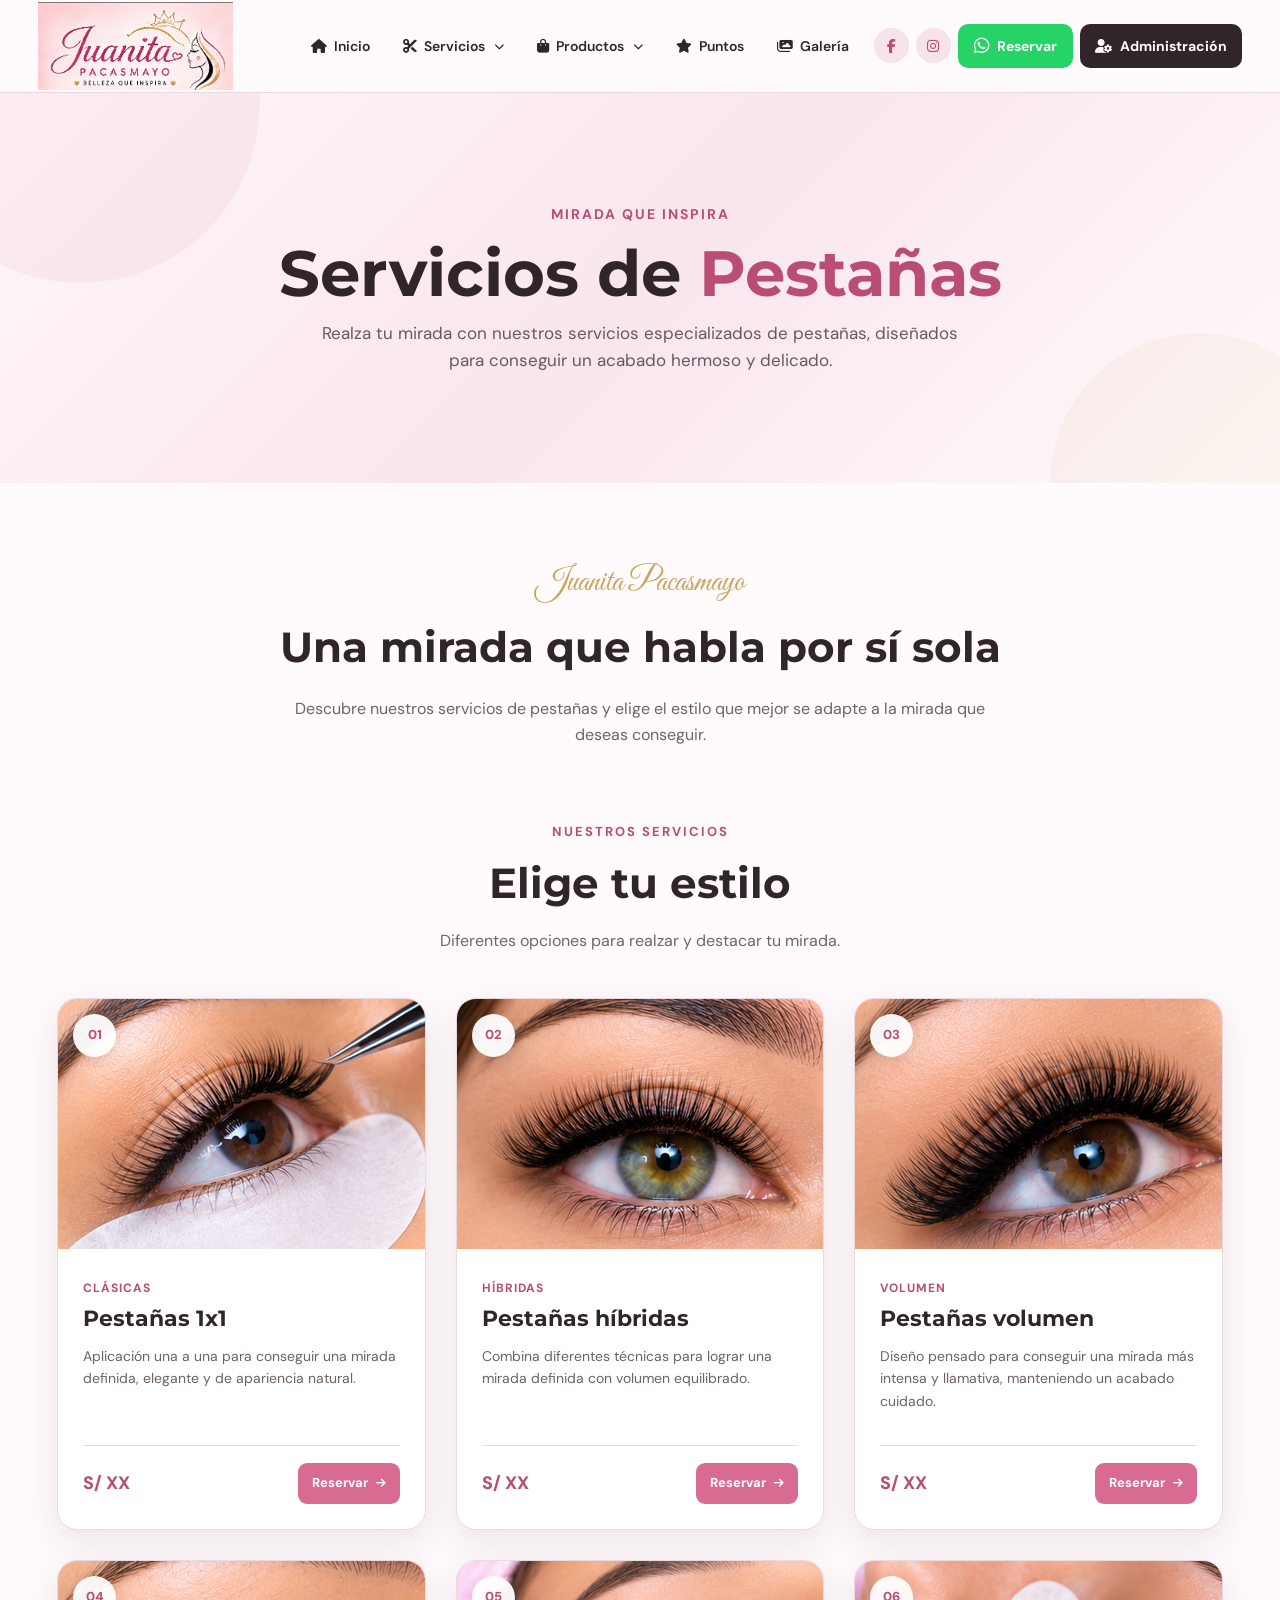
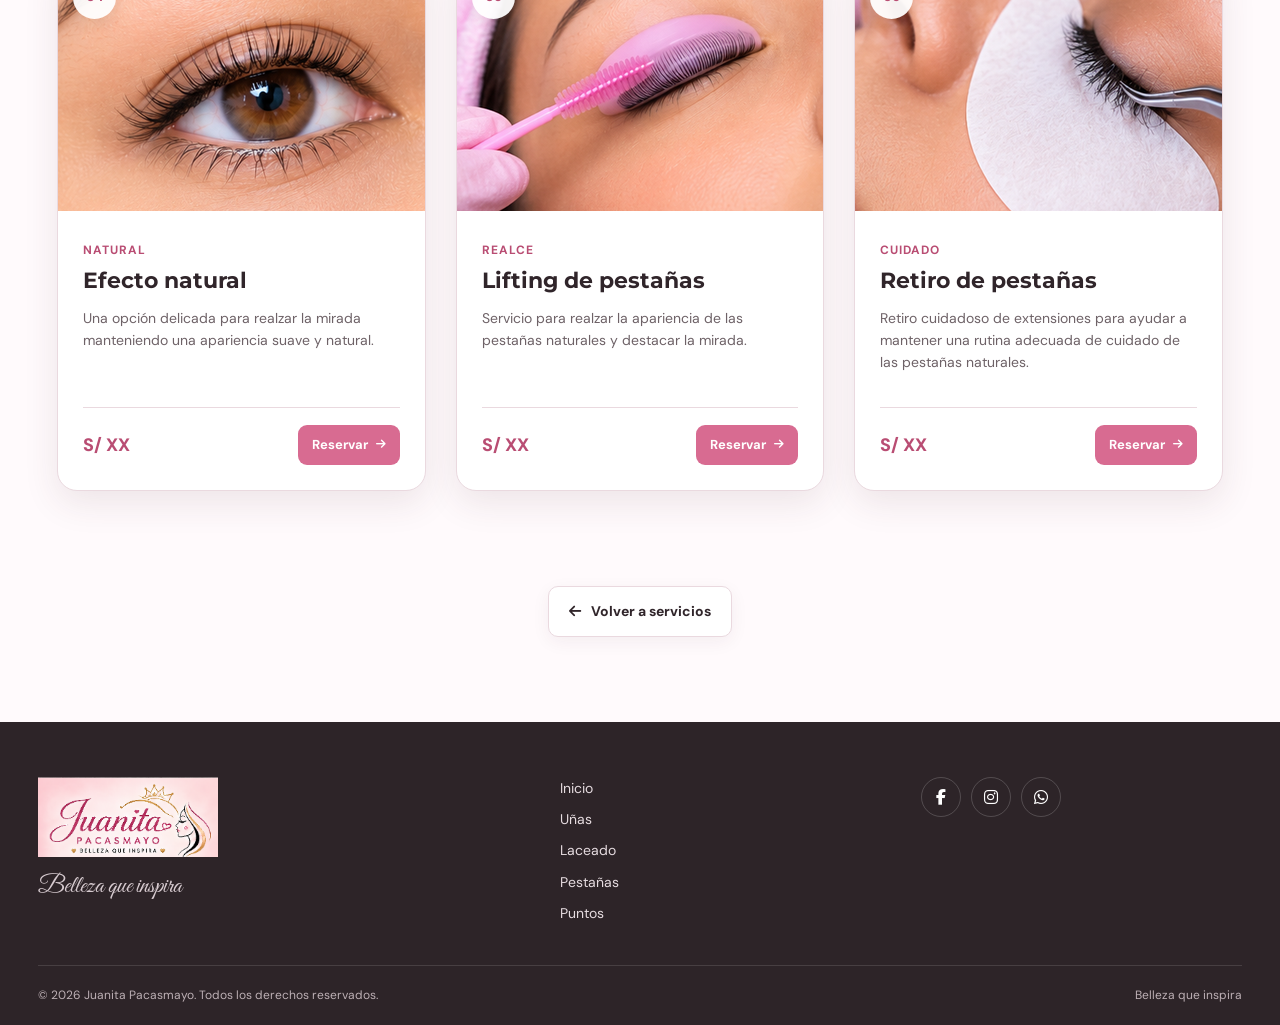
<file: pestanas.html>
<!DOCTYPE html>
<html lang="es">

<head>

  <meta charset="UTF-8">

  <meta name="viewport" content="width=device-width, initial-scale=1.0">

  <meta
    name="description"
    content="Servicios de pestañas en Juanita Pacasmayo. Descubre nuestros servicios de extensiones, lifting y cuidado de pestañas."
  >

  <title>Servicios de Pestañas | Juanita Pacasmayo</title>


  <!-- =====================================================
       GOOGLE FONTS
  ====================================================== -->

  <link rel="preconnect" href="https://fonts.googleapis.com">

  <link
    rel="preconnect"
    href="https://fonts.gstatic.com"
    crossorigin
  >

  <link
    href="https://fonts.googleapis.com/css2?family=DM+Sans:wght@400;500;600;700&family=Great+Vibes&family=Montserrat:wght@400;500;600;700&display=swap"
    rel="stylesheet"
  >


  <!-- =====================================================
       FONT AWESOME
  ====================================================== -->

  <link
    rel="stylesheet"
    href="https://cdnjs.cloudflare.com/ajax/libs/font-awesome/6.5.2/css/all.min.css"
    crossorigin="anonymous"
    referrerpolicy="no-referrer"
  >


  <!-- =====================================================
       CSS
  ====================================================== -->

  <link rel="stylesheet" href="pestanas.css">

</head>


<body>


  <!-- =====================================================
       HEADER
  ====================================================== -->

  <header class="site-header">

    <div class="header-container">


      <!-- LOGO -->

      <a href="index.html" class="brand">

        <img
          src="images/Logo.png"
          alt="Juanita Pacasmayo - Belleza que inspira"
        >

      </a>


      <!-- MENÚ MÓVIL -->

      <button
        class="menu-toggle"
        id="menuToggle"
        aria-label="Abrir menú"
        aria-expanded="false"
      >

        <i class="fa-solid fa-bars"></i>

      </button>


      <!-- =================================================
           NAVEGACIÓN
      ================================================== -->

      <nav class="main-nav" id="mainNav">


        <!-- INICIO -->

        <a href="index.html">

          <i class="fa-solid fa-house"></i>

          Inicio

        </a>


        <!-- =================================================
             SERVICIOS
        ================================================== -->

        <div class="nav-dropdown">

          <button
            class="dropdown-toggle"
            type="button"
          >

            <i class="fa-solid fa-scissors"></i>

            Servicios

            <i class="fa-solid fa-chevron-down dropdown-arrow"></i>

          </button>


          <div class="dropdown-menu">

            <a href="unas.html">

              <i class="fa-solid fa-hand-sparkles"></i>

              Uñas

            </a>


            <a href="laceado.html">

              <i class="fa-solid fa-wand-magic-sparkles"></i>

              Laceado

            </a>


            <a href="pestanas.html">

              <i class="fa-solid fa-eye"></i>

              Pestañas

            </a>

          </div>

        </div>


        <!-- =================================================
             PRODUCTOS
        ================================================== -->

        <div class="nav-dropdown">

          <button
            class="dropdown-toggle"
            type="button"
          >

            <i class="fa-solid fa-bag-shopping"></i>

            Productos

            <i class="fa-solid fa-chevron-down dropdown-arrow"></i>

          </button>


          <div class="dropdown-menu">

            <a href="index.html#productos">

              <i class="fa-solid fa-palette"></i>

              Maquillaje

            </a>


            <a href="index.html#productos">

              <i class="fa-solid fa-droplet"></i>

              Cuidado capilar

            </a>


            <a href="index.html#productos">

              <i class="fa-solid fa-spray-can-sparkles"></i>

              Perfumes

            </a>

          </div>

        </div>


        <!-- PUNTOS -->

        <a href="consulta.html">

          <i class="fa-solid fa-star"></i>

          Puntos

        </a>


        <!-- GALERÍA -->

        <a href="index.html#galeria">

          <i class="fa-solid fa-images"></i>

          Galería

        </a>


        <!-- =================================================
             REDES SOCIALES
        ================================================== -->

        <div class="social-links">

          <a
            href="https://www.facebook.com/profile.php?id=61593488581069"
            target="_blank"
            rel="noopener noreferrer"
            aria-label="Facebook"
          >

            <i class="fa-brands fa-facebook-f"></i>

          </a>


          <a
            href="#"
            aria-label="Instagram"
          >

            <i class="fa-brands fa-instagram"></i>

          </a>

        </div>


        <!-- =================================================
             WHATSAPP
        ================================================== -->

        <a
          class="whatsapp-btn"
          href="https://wa.me/51960684125?text=Hola%20Juanita%20Pacasmayo%2C%20quiero%20reservar%20un%20servicio%20de%20pesta%C3%B1as."
          target="_blank"
          rel="noopener noreferrer"
        >

          <i class="fa-brands fa-whatsapp"></i>

          <span>Reservar</span>

        </a>


        <!-- =================================================
             ADMINISTRACIÓN
        ================================================== -->

        <a
          href="login.html"
          class="admin-btn"
        >

          <i class="fa-solid fa-user-gear"></i>

          Administración

        </a>


      </nav>

    </div>

  </header>



  <!-- =====================================================
       CONTENIDO PRINCIPAL
  ====================================================== -->

  <main>


    <!-- =================================================
         ENCABEZADO
    ================================================== -->

    <section class="page-header">

      <div class="page-header-content">


        <span class="section-kicker">

          Mirada que inspira

        </span>


        <h1>

          Servicios de

          <span>Pestañas</span>

        </h1>


        <p>

          Realza tu mirada con nuestros servicios
          especializados de pestañas, diseñados para
          conseguir un acabado hermoso y delicado.

        </p>


      </div>

    </section>



    <!-- =================================================
         PRESENTACIÓN
    ================================================== -->

    <section class="pestanas-intro">

      <div class="pestanas-intro-content">


        <span class="intro-label">

          Juanita Pacasmayo

        </span>


        <h2>

          Una mirada que habla por sí sola

        </h2>


        <p>

          Descubre nuestros servicios de pestañas y
          elige el estilo que mejor se adapte a la
          mirada que deseas conseguir.

        </p>


      </div>

    </section>



    <!-- =================================================
         SERVICIOS
    ================================================== -->

    <section class="services-section">

      <div class="services-container">


        <!-- ENCABEZADO -->

        <div class="services-heading">

          <span>

            Nuestros servicios

          </span>


          <h2>

            Elige tu estilo

          </h2>


          <p>

            Diferentes opciones para realzar y
            destacar tu mirada.

          </p>

        </div>



        <!-- =================================================
             GRID DE SERVICIOS
        ================================================== -->

        <div class="services-grid">


          <!-- =================================================
               01 PESTAÑAS 1X1
          ================================================== -->

          <article class="service-card">

            <div class="service-image">

              <img
                src="images/pestanas/pestanas-1x1.png"
                alt="Pestañas clásicas 1x1"
                loading="lazy"
              >

              <span class="service-number">

                01

              </span>

            </div>


            <div class="service-content">

              <span class="service-category">

                Clásicas

              </span>


              <h3>

                Pestañas 1x1

              </h3>


              <p>

                Aplicación una a una para conseguir
                una mirada definida, elegante y
                de apariencia natural.

              </p>


              <div class="service-footer">

                <span class="service-price">

                  S/ XX

                </span>


                <a
                  href="https://wa.me/51960684125?text=Hola%20Juanita%20Pacasmayo%2C%20quiero%20consultar%20por%20las%20Pesta%C3%B1as%201x1."
                  target="_blank"
                  rel="noopener noreferrer"
                  class="service-btn"
                >

                  Reservar

                  <i class="fa-solid fa-arrow-right"></i>

                </a>

              </div>

            </div>

          </article>



          <!-- =================================================
               02 PESTAÑAS HÍBRIDAS
          ================================================== -->

          <article class="service-card">

            <div class="service-image">

              <img
                src="images/pestanas/pestanas-hibridas.png"
                alt="Pestañas híbridas"
                loading="lazy"
              >

              <span class="service-number">

                02

              </span>

            </div>


            <div class="service-content">

              <span class="service-category">

                Híbridas

              </span>


              <h3>

                Pestañas híbridas

              </h3>


              <p>

                Combina diferentes técnicas para
                lograr una mirada definida con
                volumen equilibrado.

              </p>


              <div class="service-footer">

                <span class="service-price">

                  S/ XX

                </span>


                <a
                  href="https://wa.me/51960684125?text=Hola%20Juanita%20Pacasmayo%2C%20quiero%20consultar%20por%20las%20Pesta%C3%B1as%20H%C3%ADbridas."
                  target="_blank"
                  rel="noopener noreferrer"
                  class="service-btn"
                >

                  Reservar

                  <i class="fa-solid fa-arrow-right"></i>

                </a>

              </div>

            </div>

          </article>



          <!-- =================================================
               03 VOLUMEN
          ================================================== -->

          <article class="service-card">

            <div class="service-image">

              <img
                src="images/pestanas/pestanas-volumen.png"
                alt="Pestañas volumen"
                loading="lazy"
              >

              <span class="service-number">

                03

              </span>

            </div>


            <div class="service-content">

              <span class="service-category">

                Volumen

              </span>


              <h3>

                Pestañas volumen

              </h3>


              <p>

                Diseño pensado para conseguir una
                mirada más intensa y llamativa,
                manteniendo un acabado cuidado.

              </p>


              <div class="service-footer">

                <span class="service-price">

                  S/ XX

                </span>


                <a
                  href="https://wa.me/51960684125?text=Hola%20Juanita%20Pacasmayo%2C%20quiero%20consultar%20por%20las%20Pesta%C3%B1as%20Volumen."
                  target="_blank"
                  rel="noopener noreferrer"
                  class="service-btn"
                >

                  Reservar

                  <i class="fa-solid fa-arrow-right"></i>

                </a>

              </div>

            </div>

          </article>



          <!-- =================================================
               04 EFECTO NATURAL
          ================================================== -->

          <article class="service-card">

            <div class="service-image">

              <img
                src="images/pestanas/efecto-natural.png"
                alt="Pestañas efecto natural"
                loading="lazy"
              >

              <span class="service-number">

                04

              </span>

            </div>


            <div class="service-content">

              <span class="service-category">

                Natural

              </span>


              <h3>

                Efecto natural

              </h3>


              <p>

                Una opción delicada para realzar la
                mirada manteniendo una apariencia
                suave y natural.

              </p>


              <div class="service-footer">

                <span class="service-price">

                  S/ XX

                </span>


                <a
                  href="https://wa.me/51960684125?text=Hola%20Juanita%20Pacasmayo%2C%20quiero%20consultar%20por%20las%20Pesta%C3%B1as%20Efecto%20Natural."
                  target="_blank"
                  rel="noopener noreferrer"
                  class="service-btn"
                >

                  Reservar

                  <i class="fa-solid fa-arrow-right"></i>

                </a>

              </div>

            </div>

          </article>



          <!-- =================================================
               05 LIFTING
          ================================================== -->

          <article class="service-card">

            <div class="service-image">

              <img
                src="images/pestanas/lifting.png"
                alt="Lifting de pestañas"
                loading="lazy"
              >

              <span class="service-number">

                05

              </span>

            </div>


            <div class="service-content">

              <span class="service-category">

                Realce

              </span>


              <h3>

                Lifting de pestañas

              </h3>


              <p>

                Servicio para realzar la apariencia
                de las pestañas naturales y destacar
                la mirada.

              </p>


              <div class="service-footer">

                <span class="service-price">

                  S/ XX

                </span>


                <a
                  href="https://wa.me/51960684125?text=Hola%20Juanita%20Pacasmayo%2C%20quiero%20consultar%20por%20el%20Lifting%20de%20Pesta%C3%B1as."
                  target="_blank"
                  rel="noopener noreferrer"
                  class="service-btn"
                >

                  Reservar

                  <i class="fa-solid fa-arrow-right"></i>

                </a>

              </div>

            </div>

          </article>



          <!-- =================================================
               06 RETIRO
          ================================================== -->

          <article class="service-card">

            <div class="service-image">

              <img
                src="images/pestanas/retiro-pestanas.png"
                alt="Retiro de extensiones de pestañas"
                loading="lazy"
              >

              <span class="service-number">

                06

              </span>

            </div>


            <div class="service-content">

              <span class="service-category">

                Cuidado

              </span>


              <h3>

                Retiro de pestañas

              </h3>


              <p>

                Retiro cuidadoso de extensiones para
                ayudar a mantener una rutina adecuada
                de cuidado de las pestañas naturales.

              </p>


              <div class="service-footer">

                <span class="service-price">

                  S/ XX

                </span>


                <a
                  href="https://wa.me/51960684125?text=Hola%20Juanita%20Pacasmayo%2C%20quiero%20consultar%20por%20el%20Retiro%20de%20Pesta%C3%B1as."
                  target="_blank"
                  rel="noopener noreferrer"
                  class="service-btn"
                >

                  Reservar

                  <i class="fa-solid fa-arrow-right"></i>

                </a>

              </div>

            </div>

          </article>


        </div>

      </div>

    </section>



    <!-- =================================================
         VOLVER
    ================================================== -->

    <section class="back-section">

      <a
        href="index.html#servicios"
        class="back-btn"
      >

        <i class="fa-solid fa-arrow-left"></i>

        Volver a servicios

      </a>

    </section>


  </main>



  <!-- =====================================================
       FOOTER
  ====================================================== -->

  <footer class="site-footer">

    <div class="footer-container">


      <div class="footer-brand">

        <img
          src="images/Logo.png"
          alt="Juanita Pacasmayo"
        >


        <p>

          Belleza que inspira

        </p>

      </div>



      <div class="footer-links">

        <a href="index.html">

          Inicio

        </a>


        <a href="unas.html">

          Uñas

        </a>


        <a href="laceado.html">

          Laceado

        </a>


        <a href="pestanas.html">

          Pestañas

        </a>


        <a href="consulta.html">

          Puntos

        </a>

      </div>



      <div class="footer-social">


        <a
          href="https://www.facebook.com/profile.php?id=61593488581069"
          target="_blank"
          rel="noopener noreferrer"
          aria-label="Facebook"
        >

          <i class="fa-brands fa-facebook-f"></i>

        </a>


        <a
          href="#"
          aria-label="Instagram"
        >

          <i class="fa-brands fa-instagram"></i>

        </a>


        <a
          href="https://wa.me/51960684125"
          target="_blank"
          rel="noopener noreferrer"
          aria-label="WhatsApp"
        >

          <i class="fa-brands fa-whatsapp"></i>

        </a>


      </div>

    </div>



    <div class="footer-bottom">

      <p>

        © 2026 Juanita Pacasmayo.
        Todos los derechos reservados.

      </p>


      <p>

        Belleza que inspira

      </p>

    </div>

  </footer>



  <!-- =====================================================
       JAVASCRIPT
  ====================================================== -->

  <script>

    document.addEventListener(
      "DOMContentLoaded",
      function () {


        const menuToggle =
          document.getElementById("menuToggle");


        const mainNav =
          document.getElementById("mainNav");


        /* =================================================
           MENÚ MÓVIL
        ================================================== */

        if (menuToggle && mainNav) {

          menuToggle.addEventListener(
            "click",
            function () {


              const isOpen =
                mainNav.classList.toggle("active");


              menuToggle.setAttribute(
                "aria-expanded",
                isOpen ? "true" : "false"
              );


              menuToggle.setAttribute(
                "aria-label",
                isOpen
                  ? "Cerrar menú"
                  : "Abrir menú"
              );


              const icon =
                menuToggle.querySelector("i");


              if (icon) {

                icon.classList.toggle(
                  "fa-bars",
                  !isOpen
                );


                icon.classList.toggle(
                  "fa-xmark",
                  isOpen
                );

              }

            }
          );

        }



        /* =================================================
           DROPDOWN MÓVIL
        ================================================== */

        const dropdowns =
          document.querySelectorAll(
            ".nav-dropdown"
          );


        dropdowns.forEach(
          function (dropdown) {


            const button =
              dropdown.querySelector(
                ".dropdown-toggle"
              );


            if (!button) return;


            button.addEventListener(
              "click",
              function (event) {


                if (window.innerWidth <= 900) {

                  event.preventDefault();


                  dropdown.classList.toggle(
                    "active"
                  );

                }

              }
            );

          }
        );



        /* =================================================
           CERRAR MENÚ AL SELECCIONAR
        ================================================== */

        const navLinks =
          document.querySelectorAll(
            ".main-nav a:not(.dropdown-toggle)"
          );


        navLinks.forEach(
          function (link) {


            link.addEventListener(
              "click",
              function () {


                if (window.innerWidth <= 900) {


                  mainNav.classList.remove(
                    "active"
                  );


                  menuToggle.setAttribute(
                    "aria-expanded",
                    "false"
                  );


                  menuToggle.setAttribute(
                    "aria-label",
                    "Abrir menú"
                  );


                  const icon =
                    menuToggle.querySelector("i");


                  if (icon) {

                    icon.classList.remove(
                      "fa-xmark"
                    );


                    icon.classList.add(
                      "fa-bars"
                    );

                  }

                }

              }
            );

          }
        );



        /* =================================================
           REINICIAR MENÚ AL CAMBIAR TAMAÑO
        ================================================== */

        window.addEventListener(
          "resize",
          function () {


            if (window.innerWidth > 900) {


              mainNav.classList.remove(
                "active"
              );


              dropdowns.forEach(
                function (dropdown) {

                  dropdown.classList.remove(
                    "active"
                  );

                }
              );


              if (menuToggle) {


                menuToggle.setAttribute(
                  "aria-expanded",
                  "false"
                );


                menuToggle.setAttribute(
                  "aria-label",
                  "Abrir menú"
                );


                const icon =
                  menuToggle.querySelector("i");


                if (icon) {

                  icon.classList.remove(
                    "fa-xmark"
                  );


                  icon.classList.add(
                    "fa-bars"
                  );

                }

              }

            }

          }
        );

      }
    );

  </script>


</body>

</html>
</file>
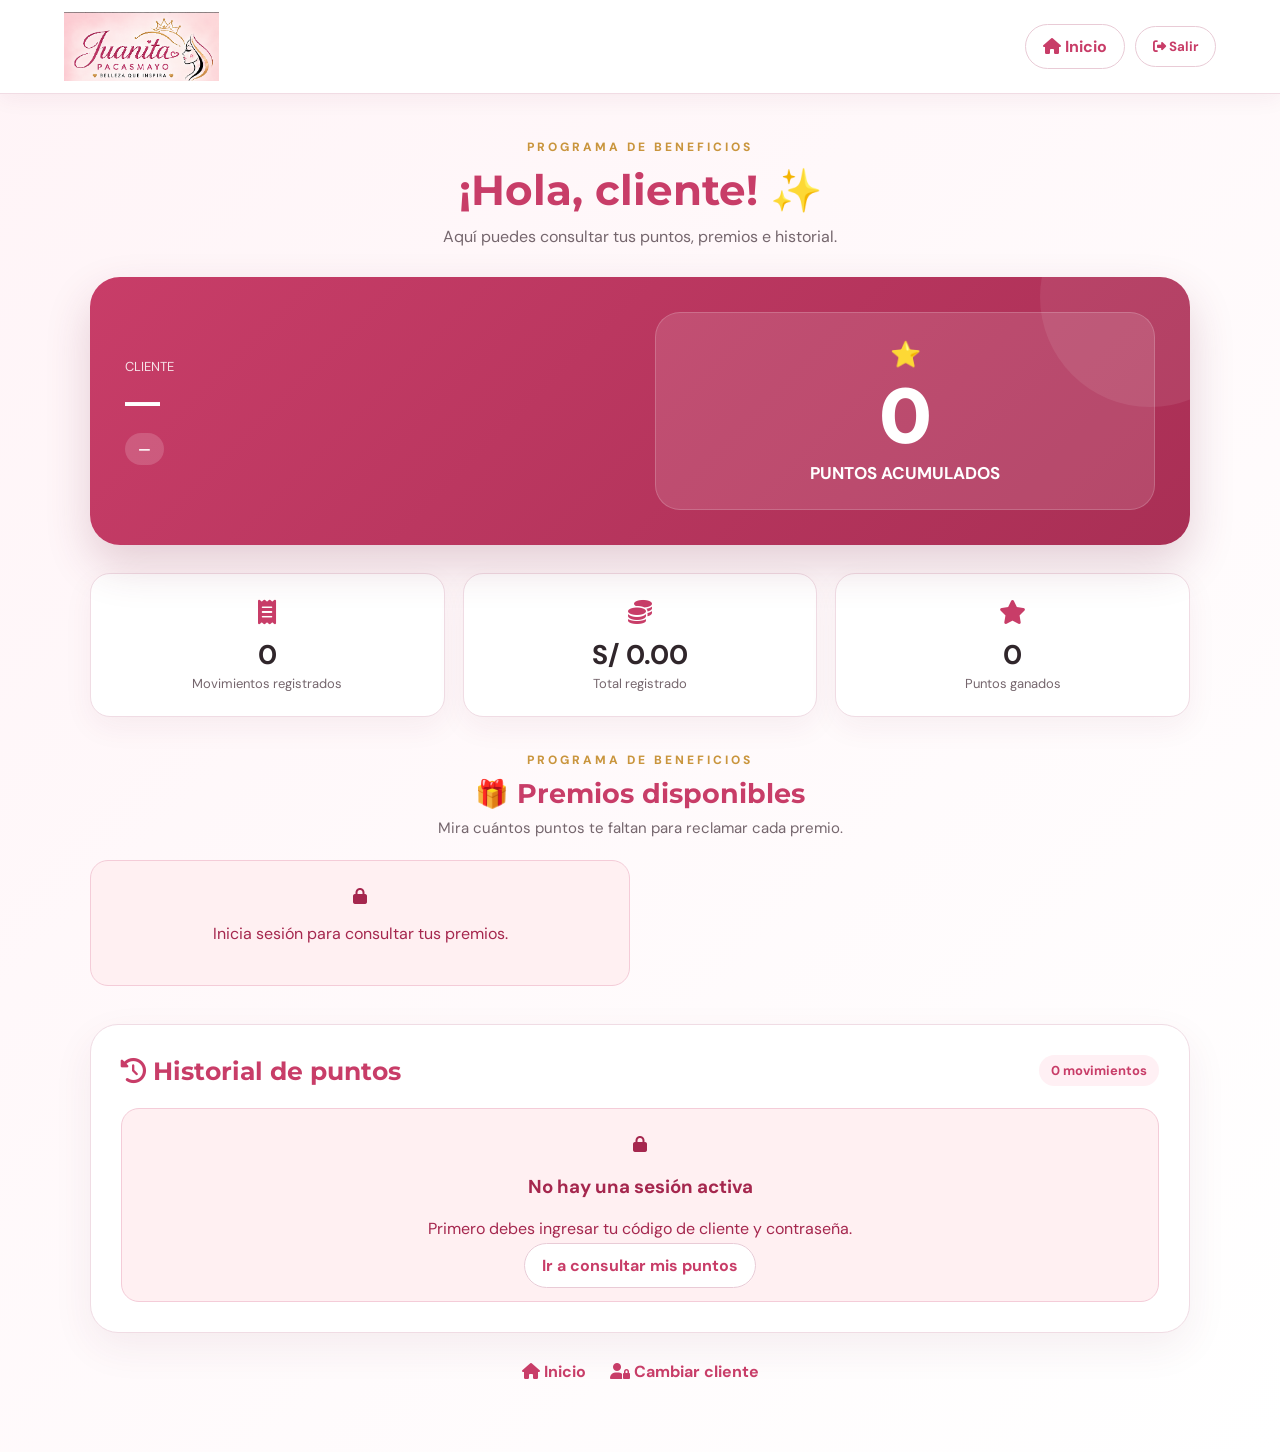
<file: puntos.html>
<!DOCTYPE html>
<html lang="es">

<head>

  <meta charset="UTF-8">

  <meta
    name="viewport"
    content="width=device-width, initial-scale=1.0"
  >

  <title>Mis puntos | Juanita Pacasmayo</title>

  <link rel="preconnect" href="https://fonts.googleapis.com">

  <link
    rel="preconnect"
    href="https://fonts.gstatic.com"
    crossorigin
  >

  <link
    href="https://fonts.googleapis.com/css2?family=DM+Sans:wght@400;500;600;700;800&family=Great+Vibes&family=Montserrat:wght@600;700;800&display=swap"
    rel="stylesheet"
  >

  <link
    rel="stylesheet"
    href="https://cdnjs.cloudflare.com/ajax/libs/font-awesome/6.5.2/css/all.min.css"
  >

  <style>

    * {
      box-sizing: border-box;
    }


    body {

      margin: 0;

      min-height: 100vh;

      font-family:
        "DM Sans",
        Arial,
        sans-serif;

      background:
        linear-gradient(
          135deg,
          #fff4f7,
          #ffffff
        );

      color: #30262b;

    }


    /* ======================================================
       BARRA SUPERIOR
       ====================================================== */

    .topbar {

      min-height: 82px;

      background:
        rgba(255,255,255,.96);

      border-bottom:
        1px solid #f1dce4;

      display: flex;

      align-items: center;

      justify-content: space-between;

      padding:
        12px 5%;

      box-shadow:
        0 5px 20px
        rgba(120,40,70,.06);

    }


    .topbar img {

      width: 155px;

      height: auto;

      display: block;

    }


    .top-actions {

      display: flex;

      align-items: center;

      gap: 10px;

    }


    .top-button {

      border: 1px solid #e9cbd6;

      background: #fff;

      color: #c83d68;

      border-radius: 999px;

      padding: 11px 17px;

      text-decoration: none;

      font-weight: 700;

      cursor: pointer;

      font-family: inherit;

    }


    .top-button:hover {

      background: #fff0f4;

    }


    /* ======================================================
       CONTENEDOR
       ====================================================== */

    .page {

      width: min(1100px, 92%);

      margin:
        45px auto 70px;

    }


    /* ======================================================
       BIENVENIDA
       ====================================================== */

    .welcome {

      text-align: center;

      margin-bottom: 30px;

    }


    .eyebrow {

      color: #c9953d;

      text-transform: uppercase;

      letter-spacing: 3px;

      font-size: 12px;

      font-weight: 800;

      margin-bottom: 9px;

    }


    .welcome h1 {

      margin: 0;

      color: #c83d68;

      font-family:
        "Montserrat",
        Arial,
        sans-serif;

      font-size:
        clamp(28px,5vw,42px);

    }


    .welcome p {

      color: #75666d;

      margin:
        10px 0 0;

    }


    /* ======================================================
       TARJETA PRINCIPAL DE PUNTOS
       ====================================================== */

    .points-card {

      position: relative;

      overflow: hidden;

      background:
        linear-gradient(
          135deg,
          #c83d68,
          #a92f55
        );

      color: #fff;

      border-radius: 30px;

      padding: 35px;

      box-shadow:
        0 20px 45px
        rgba(120,40,70,.20);

      margin-bottom: 28px;

    }


    .points-card::after {

      content: "";

      position: absolute;

      width: 220px;

      height: 220px;

      border-radius: 50%;

      background:
        rgba(255,255,255,.08);

      right: -70px;

      top: -90px;

    }


    .points-grid {

      position: relative;

      z-index: 2;

      display: grid;

      grid-template-columns:
        1fr 1fr;

      gap: 30px;

      align-items: center;

    }


    .client-label {

      font-size: 13px;

      opacity: .85;

      margin-bottom: 5px;

    }


    .client-name {

      font-family:
        "Montserrat",
        Arial,
        sans-serif;

      font-size:
        clamp(25px,4vw,35px);

      font-weight: 800;

      margin-bottom: 10px;

    }


    .client-code {

      display: inline-flex;

      padding: 7px 13px;

      border-radius: 999px;

      background:
        rgba(255,255,255,.16);

      font-weight: 700;

      font-size: 14px;

    }


    .points-number {

      text-align: center;

      background:
        rgba(255,255,255,.12);

      border:
        1px solid
        rgba(255,255,255,.18);

      border-radius: 25px;

      padding: 25px;

    }


    .points-number .star {

      font-size: 25px;

      margin-bottom: 5px;

    }


    .points-number strong {

      display: block;

      font-family:
        "Montserrat",
        Arial,
        sans-serif;

      font-size:
        clamp(50px,8vw,78px);

      line-height: 1;

    }


    .points-number span {

      display: block;

      margin-top: 8px;

      font-size: 17px;

      font-weight: 700;

    }


    /* ======================================================
       ESTADÍSTICAS
       ====================================================== */

    .stats {

      display: grid;

      grid-template-columns:
        repeat(3,1fr);

      gap: 18px;

      margin-bottom: 35px;

    }


    .stat {

      background: #fff;

      border:
        1px solid #f0dce4;

      border-radius: 20px;

      padding: 23px;

      text-align: center;

      box-shadow:
        0 10px 30px
        rgba(120,40,70,.06);

    }


    .stat-icon {

      color: #c83d68;

      font-size: 24px;

      margin-bottom: 9px;

    }


    .stat strong {

      display: block;

      font-size: 27px;

      color: #30262b;

    }


    .stat span {

      color: #75666d;

      font-size: 13px;

    }


    /* ======================================================
       PREMIOS
       ====================================================== */

    .rewards-section {

      margin-bottom: 38px;

    }


    .rewards-header {

      text-align: center;

      margin-bottom: 22px;

    }


    .rewards-header h2 {

      margin: 0;

      color: #c83d68;

      font-family:
        "Montserrat",
        Arial,
        sans-serif;

      font-size: 27px;

    }


    .rewards-header p {

      margin:
        8px 0 0;

      color: #75666d;

      font-size: 15px;

    }


    .rewards-grid {

      display: grid;

      grid-template-columns:
        repeat(2,1fr);

      gap: 20px;

    }


    .reward-card {

      background: #fff;

      border:
        1px solid #f0dce4;

      border-radius: 22px;

      padding: 20px;

      display: flex;

      align-items: center;

      gap: 17px;

      min-height: 125px;

      box-shadow:
        0 10px 30px
        rgba(120,40,70,.06);

      transition:
        transform .25s ease,
        box-shadow .25s ease;

    }


    .reward-card:hover {

      transform:
        translateY(-3px);

      box-shadow:
        0 15px 35px
        rgba(120,40,70,.10);

    }


    .reward-icon {

      width: 58px;

      height: 58px;

      flex-shrink: 0;

      display: flex;

      align-items: center;

      justify-content: center;

      border-radius: 17px;

      background: #fff4f7;

      border:
        1px solid #f4dce5;

      font-size: 29px;

    }


    .reward-info {

      flex: 1;

      min-width: 0;

    }


    .reward-points {

      color: #c83d68;

      font-family:
        "Montserrat",
        Arial,
        sans-serif;

      font-size: 18px;

      font-weight: 800;

      margin-bottom: 4px;

    }


    .reward-name {

      color: #65535b;

      font-size: 14px;

      line-height: 1.4;

    }


    .reward-status {

      flex-shrink: 0;

      padding:
        8px 13px;

      border-radius: 999px;

      background: #f8f5f6;

      color: #75666d;

      font-size: 12px;

      font-weight: 800;

      text-align: center;

      white-space: nowrap;

    }


    .reward-status.available {

      background: #eaf8ef;

      color: #28733e;

    }


    /* ======================================================
       HISTORIAL
       ====================================================== */

    .history-card {

      background: #fff;

      border:
        1px solid #f0dce4;

      border-radius: 28px;

      padding: 30px;

      box-shadow:
        0 15px 40px
        rgba(120,40,70,.07);

    }


    .history-title {

      display: flex;

      align-items: center;

      justify-content: space-between;

      gap: 15px;

      margin-bottom: 22px;

    }


    .history-title h2 {

      margin: 0;

      color: #c83d68;

      font-family:
        "Montserrat",
        Arial,
        sans-serif;

      font-size: 25px;

    }


    .history-count {

      background: #fff0f4;

      color: #c83d68;

      padding: 7px 12px;

      border-radius: 999px;

      font-size: 13px;

      font-weight: 700;

    }


    .table-wrapper {

      overflow-x: auto;

    }


    table {

      width: 100%;

      border-collapse: collapse;

      min-width: 650px;

    }


    th {

      background: #fff4f7;

      color: #6b4f5a;

      font-size: 13px;

      text-align: left;

      padding: 14px;

      border-bottom:
        1px solid #efdce4;

      white-space: nowrap;

    }


    td {

      padding: 15px 14px;

      border-bottom:
        1px solid #f3e5ea;

      color: #54434b;

      font-size: 14px;

      vertical-align: middle;

    }


    tr:last-child td {

      border-bottom: 0;

    }


    .amount {

      font-weight: 800;

      color: #30262b;

      white-space: nowrap;

    }


    .points-earned {

      display: inline-flex;

      align-items: center;

      gap: 4px;

      padding: 6px 10px;

      border-radius: 999px;

      background: #effaf3;

      color: #28733e;

      font-weight: 800;

      white-space: nowrap;

    }


    .empty {

      text-align: center;

      padding: 45px 20px;

      color: #75666d;

    }


    .empty i {

      display: block;

      font-size: 38px;

      color: #d99aad;

      margin-bottom: 12px;

    }


    .loading {

      text-align: center;

      padding: 45px;

      color: #75666d;

    }


    .loading i {

      color: #c83d68;

      font-size: 30px;

      margin-bottom: 12px;

    }


    .error-box {

      background: #fff0f2;

      color: #a5274e;

      border:
        1px solid #f4ccd8;

      border-radius: 18px;

      padding: 25px;

      text-align: center;

    }


    .footer-links {

      text-align: center;

      margin-top: 28px;

    }


    .footer-links a {

      color: #c83d68;

      text-decoration: none;

      font-weight: 700;

      margin: 0 10px;

    }


    /* ======================================================
       RESPONSIVE
       ====================================================== */

    @media(max-width:750px) {

      .points-grid {

        grid-template-columns: 1fr;

      }


      .stats {

        grid-template-columns: 1fr;

      }


      .rewards-grid {

        grid-template-columns: 1fr;

      }


      .reward-card {

        padding: 17px;

      }


      .points-card {

        padding: 25px;

      }


      .history-card {

        padding: 20px 15px;

      }

    }


    @media(max-width:500px) {

      .topbar img {

        width: 130px;

      }


      .top-button {

        padding: 9px 12px;

        font-size: 12px;

      }


      .page {

        width: 94%;

        margin-top: 30px;

      }


      .reward-card {

        gap: 12px;

      }


      .reward-icon {

        width: 52px;

        height: 52px;

        font-size: 25px;

      }


      .reward-points {

        font-size: 16px;

      }


      .reward-name {

        font-size: 13px;

      }


      .reward-status {

        padding:
          7px 9px;

        font-size: 10px;

      }

    }

  </style>

</head>


<body>


<header class="topbar">

  <a href="index.html">

    <img
      src="images/Logo.png"
      alt="Juanita Pacasmayo"
    >

  </a>


  <div class="top-actions">

    <a
      href="index.html"
      class="top-button"
    >

      <i class="fas fa-home"></i>

      Inicio

    </a>


    <button
      class="top-button"
      id="cerrarSesion"
    >

      <i class="fas fa-sign-out-alt"></i>

      Salir

    </button>

  </div>

</header>


<main class="page">


  <!-- ====================================================
       BIENVENIDA
       ==================================================== -->

  <section class="welcome">

    <div class="eyebrow">
      Programa de beneficios
    </div>

    <h1>
      ¡Hola, <span id="nombreCliente">cliente</span>! ✨
    </h1>

    <p>
      Aquí puedes consultar tus puntos,
      premios e historial.
    </p>

  </section>


  <!-- ====================================================
       PUNTOS
       ==================================================== -->

  <section class="points-card">

    <div class="points-grid">


      <div>

        <div class="client-label">
          CLIENTE
        </div>

        <div
          class="client-name"
          id="nombreGrande"
        >
          —
        </div>

        <div
          class="client-code"
          id="codigoCliente"
        >
          —
        </div>

      </div>


      <div class="points-number">

        <div class="star">
          ⭐
        </div>

        <strong id="puntos">
          0
        </strong>

        <span>
          PUNTOS ACUMULADOS
        </span>

      </div>


    </div>

  </section>


  <!-- ====================================================
       ESTADÍSTICAS
       ==================================================== -->

  <section class="stats">


    <div class="stat">

      <div class="stat-icon">
        <i class="fas fa-receipt"></i>
      </div>

      <strong id="cantidadMovimientos">
        0
      </strong>

      <span>
        Movimientos registrados
      </span>

    </div>


    <div class="stat">

      <div class="stat-icon">
        <i class="fas fa-coins"></i>
      </div>

      <strong id="totalGastado">
        S/ 0.00
      </strong>

      <span>
        Total registrado
      </span>

    </div>


    <div class="stat">

      <div class="stat-icon">
        <i class="fas fa-star"></i>
      </div>

      <strong id="totalPuntosGanados">
        0
      </strong>

      <span>
        Puntos ganados
      </span>

    </div>


  </section>


  <!-- ====================================================
       PREMIOS DISPONIBLES
       ==================================================== -->

  <section class="rewards-section">


    <div class="rewards-header">

      <div class="eyebrow">
        Programa de beneficios
      </div>

      <h2>
        🎁 Premios disponibles
      </h2>

      <p>
        Mira cuántos puntos te faltan para reclamar
        cada premio.
      </p>

    </div>


    <div
      class="rewards-grid"
      id="rewardsGrid"
    >

      <!-- Los premios se generan automáticamente -->

    </div>


  </section>


  <!-- ====================================================
       HISTORIAL
       ==================================================== -->

  <section class="history-card">


    <div class="history-title">

      <h2>
        <i class="fas fa-history"></i>
        Historial de puntos
      </h2>

      <div
        class="history-count"
        id="historyCount"
      >
        0 movimientos
      </div>

    </div>


    <div id="historyContent">

      <div class="loading">

        <i class="fas fa-spinner fa-spin"></i>

        <div>
          Cargando historial...
        </div>

      </div>

    </div>


  </section>


  <!-- ====================================================
       ENLACES
       ==================================================== -->

  <div class="footer-links">

    <a href="index.html">

      <i class="fas fa-home"></i>

      Inicio

    </a>


    <a href="consulta.html">

      <i class="fas fa-user-lock"></i>

      Cambiar cliente

    </a>

  </div>


</main>


<script>


  /* ======================================================
     RECUPERAR INFORMACIÓN DE CONSULTA.HTML
     ====================================================== */

  const datosGuardados =
    sessionStorage.getItem(
      "clientePuntos"
    );


  const nombreCliente =
    document.getElementById(
      "nombreCliente"
    );


  const nombreGrande =
    document.getElementById(
      "nombreGrande"
    );


  const codigoCliente =
    document.getElementById(
      "codigoCliente"
    );


  const puntos =
    document.getElementById(
      "puntos"
    );


  const cantidadMovimientos =
    document.getElementById(
      "cantidadMovimientos"
    );


  const totalGastado =
    document.getElementById(
      "totalGastado"
    );


  const totalPuntosGanados =
    document.getElementById(
      "totalPuntosGanados"
    );


  const historyCount =
    document.getElementById(
      "historyCount"
    );


  const historyContent =
    document.getElementById(
      "historyContent"
    );


  const rewardsGrid =
    document.getElementById(
      "rewardsGrid"
    );


  /* ======================================================
     SI NO HAY SESIÓN
     ====================================================== */

  if (!datosGuardados) {

    historyContent.innerHTML = `

      <div class="error-box">

        <i class="fas fa-lock"></i>

        <h3>
          No hay una sesión activa
        </h3>

        <p>
          Primero debes ingresar tu código de cliente
          y contraseña.
        </p>

        <a
          href="consulta.html"
          class="top-button"
        >
          Ir a consultar mis puntos
        </a>

      </div>

    `;


    rewardsGrid.innerHTML = `

      <div class="error-box">

        <i class="fas fa-lock"></i>

        <p>
          Inicia sesión para consultar tus premios.
        </p>

      </div>

    `;

  } else {


    try {


      const datos =
        JSON.parse(
          datosGuardados
        );


      /* ==================================================
         DATOS DEL CLIENTE
         ================================================== */

      const nombre =
        datos.cliente ||
        "Cliente";


      nombreCliente.textContent =
        nombre;


      nombreGrande.textContent =
        nombre;


      codigoCliente.textContent =
        datos.codigoCliente ||
        "—";


      const puntosActuales =
        Number(
          datos.puntos || 0
        );


      puntos.textContent =
        puntosActuales.toLocaleString(
          "es-PE"
        );


      /* ==================================================
         PREMIOS
         ================================================== */

      const premios = [

        {
          puntos: 150,
          nombre: "Regalos cosméticos",
          icono: "💄"
        },

        {
          puntos: 200,
          nombre: "Lentes de sol",
          icono: "🕶️"
        },

        {
          puntos: 300,
          nombre: "Pestañas 1x1 gratis",
          icono: "👁️"
        },

        {
          puntos: 350,
          nombre: "Gorra o billetera",
          icono: "🧢"
        }

      ];


      let premiosHTML = "";


      premios.forEach(
        function(premio) {


          const faltan =
            Math.max(
              0,
              premio.puntos - puntosActuales
            );


          const disponible =
            puntosActuales >= premio.puntos;


          let estadoHTML;


          if (disponible) {

            estadoHTML = `

              <div class="reward-status available">

                🎉 ¡Puedes reclamarlo!

              </div>

            `;

          } else {

            estadoHTML = `

              <div class="reward-status">

                Te faltan
                ${faltan.toLocaleString("es-PE")}
                puntos

              </div>

            `;

          }


          premiosHTML += `

            <article class="reward-card">


              <div class="reward-icon">

                ${premio.icono}

              </div>


              <div class="reward-info">

                <div class="reward-points">

                  ${premio.puntos.toLocaleString("es-PE")}
                  puntos

                </div>


                <div class="reward-name">

                  ${escaparHTML(
                    premio.nombre
                  )}

                </div>

              </div>


              ${estadoHTML}


            </article>

          `;

        }
      );


      rewardsGrid.innerHTML =
        premiosHTML;


      /* ==================================================
         HISTORIAL
         ================================================== */

      const historial =
        Array.isArray(
          datos.historial
        )
          ? datos.historial
          : [];


      cantidadMovimientos.textContent =
        historial.length;


      historyCount.textContent =
        historial.length +
        (
          historial.length === 1
            ? " movimiento"
            : " movimientos"
        );


      /* ==================================================
         CALCULAR TOTALES
         ================================================== */

      let total =
        0;


      let puntosGanados =
        0;


      historial.forEach(
        function(item) {

          total +=
            Number(
              item.monto || 0
            );


          puntosGanados +=
            Number(
              item.puntos || 0
            );

        }
      );


      totalGastado.textContent =
        "S/ " +
        total.toLocaleString(
          "es-PE",
          {
            minimumFractionDigits: 2,
            maximumFractionDigits: 2
          }
        );


      totalPuntosGanados.textContent =
        puntosGanados.toLocaleString(
          "es-PE"
        );


      /* ==================================================
         SI NO HAY HISTORIAL
         ================================================== */

      if (
        historial.length === 0
      ) {

        historyContent.innerHTML = `

          <div class="empty">

            <i class="fas fa-receipt"></i>

            <strong>
              Todavía no tienes movimientos registrados.
            </strong>

            <p>
              Cuando realices una compra o servicio,
              aquí aparecerá tu historial.
            </p>

          </div>

        `;

      } else {


        /* ================================================
           CREAR TABLA
           ================================================ */

        let html = `

          <div class="table-wrapper">

            <table>

              <thead>

                <tr>

                  <th>
                    Fecha
                  </th>

                  <th>
                    Tipo
                  </th>

                  <th>
                    Concepto
                  </th>

                  <th>
                    Monto
                  </th>

                  <th>
                    Puntos
                  </th>

                  <th>
                    Observación
                  </th>

                </tr>

              </thead>

              <tbody>

        `;


        historial.forEach(
          function(item) {


            const monto =
              Number(
                item.monto || 0
              );


            const puntosItem =
              Number(
                item.puntos || 0
              );


            html += `

              <tr>

                <td>

                  ${escaparHTML(
                    item.fecha || "—"
                  )}

                </td>


                <td>

                  ${escaparHTML(
                    item.tipo || "—"
                  )}

                </td>


                <td>

                  <strong>

                    ${escaparHTML(
                      item.concepto || "—"
                    )}

                  </strong>

                </td>


                <td class="amount">

                  S/

                  ${monto.toLocaleString(
                    "es-PE",
                    {
                      minimumFractionDigits: 2,
                      maximumFractionDigits: 2
                    }
                  )}

                </td>


                <td>

                  <span class="points-earned">

                    +${puntosItem.toLocaleString(
                      "es-PE"
                    )}

                    ⭐

                  </span>

                </td>


                <td>

                  ${escaparHTML(
                    item.observacion || "—"
                  )}

                </td>


              </tr>

            `;

          }
        );


        html += `

              </tbody>

            </table>

          </div>

        `;


        historyContent.innerHTML =
          html;

      }


    } catch(error) {


      console.error(
        "Error cargando datos:",
        error
      );


      rewardsGrid.innerHTML = `

        <div class="error-box">

          <i class="fas fa-exclamation-triangle"></i>

          <p>
            No se pudieron cargar los premios.
          </p>

        </div>

      `;


      historyContent.innerHTML = `

        <div class="error-box">

          <i class="fas fa-exclamation-triangle"></i>

          <h3>
            No se pudieron cargar tus datos
          </h3>

          <p>
            Vuelve a iniciar sesión.
          </p>

          <a
            href="consulta.html"
            class="top-button"
          >
            Consultar nuevamente
          </a>

        </div>

      `;

    }

  }


  /* ======================================================
     SEGURIDAD:
     ESCAPAR TEXTO ANTES DE INSERTARLO EN HTML
     ====================================================== */

  function escaparHTML(texto) {

    return String(texto)

      .replace(
        /&/g,
        "&amp;"
      )

      .replace(
        /</g,
        "&lt;"
      )

      .replace(
        />/g,
        "&gt;"
      )

      .replace(
        /"/g,
        "&quot;"
      )

      .replace(
        /'/g,
        "&#039;"
      );

  }


  /* ======================================================
     CERRAR SESIÓN
     ====================================================== */

  document
    .getElementById("cerrarSesion")
    .addEventListener(
      "click",
      function() {

        sessionStorage.removeItem(
          "clientePuntos"
        );

        window.location.href =
          "consulta.html";

      }
    );


</script>

</body>

</html>
</file>
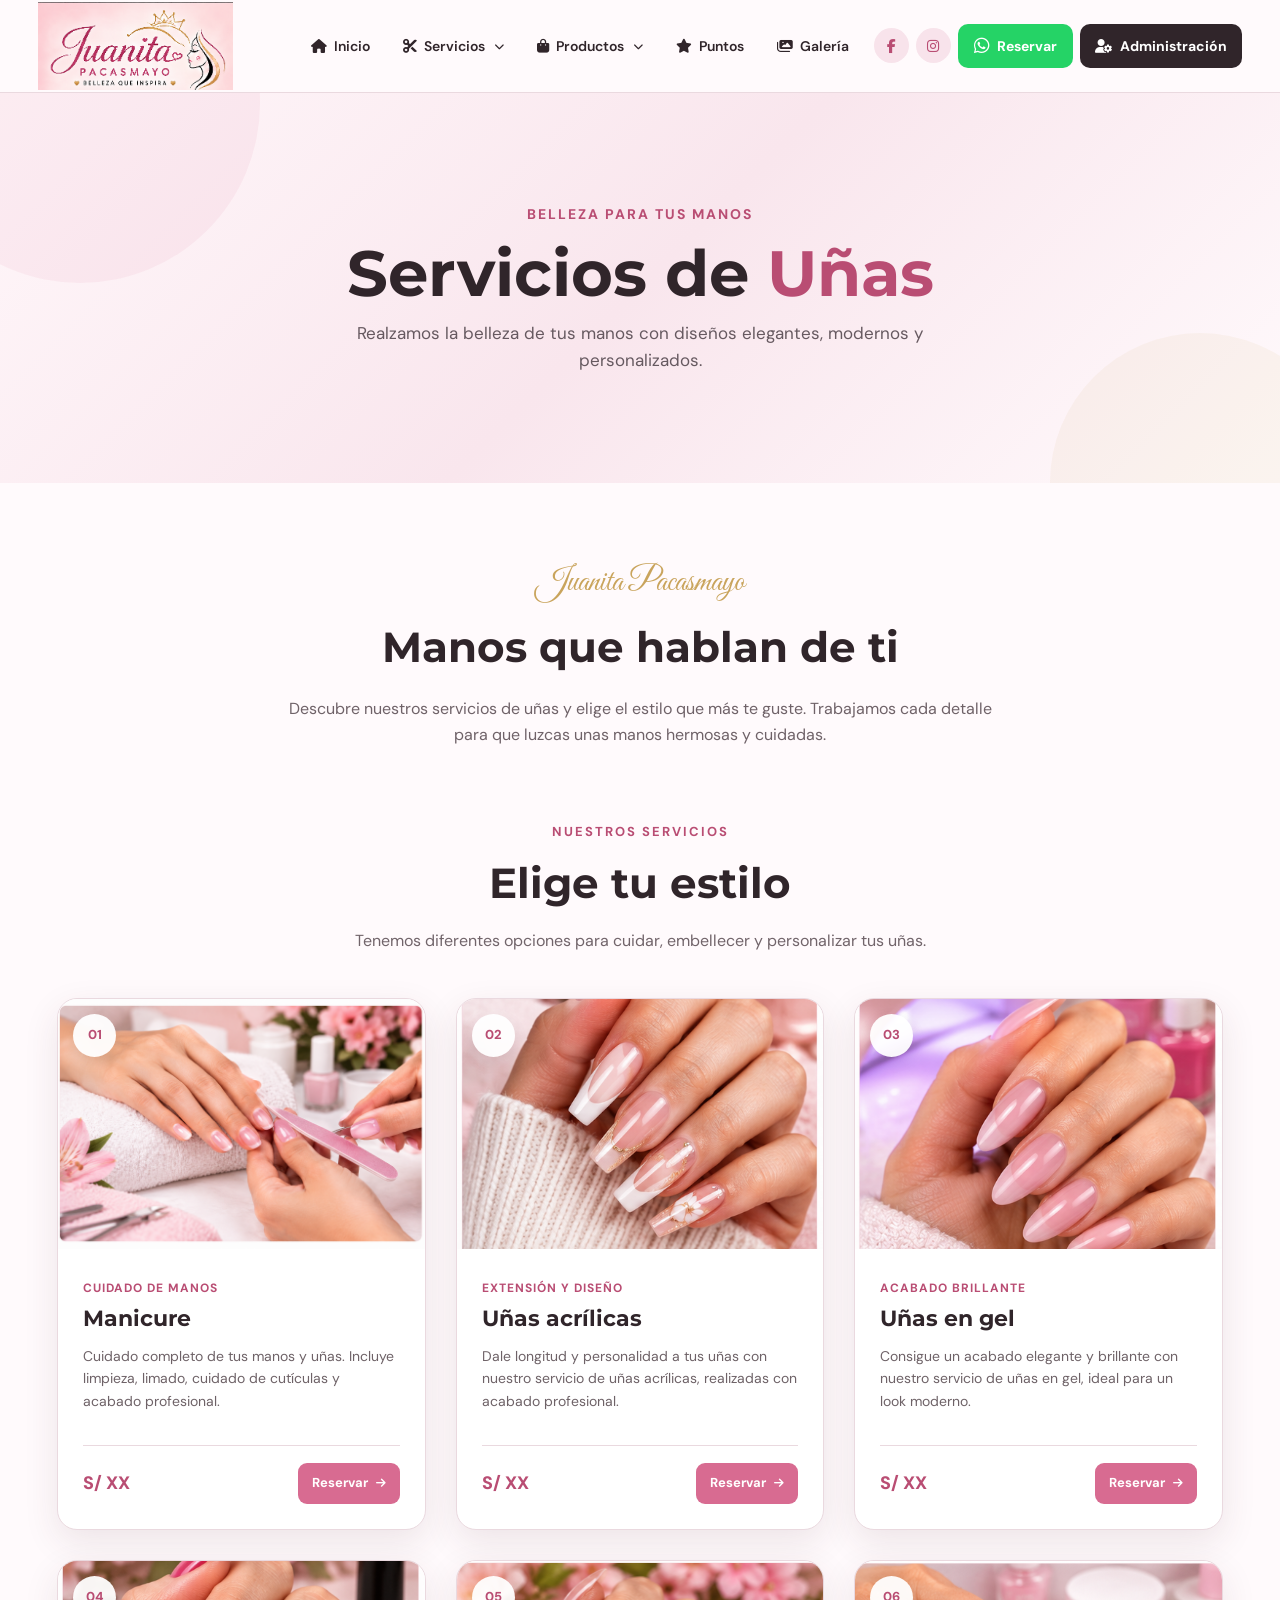
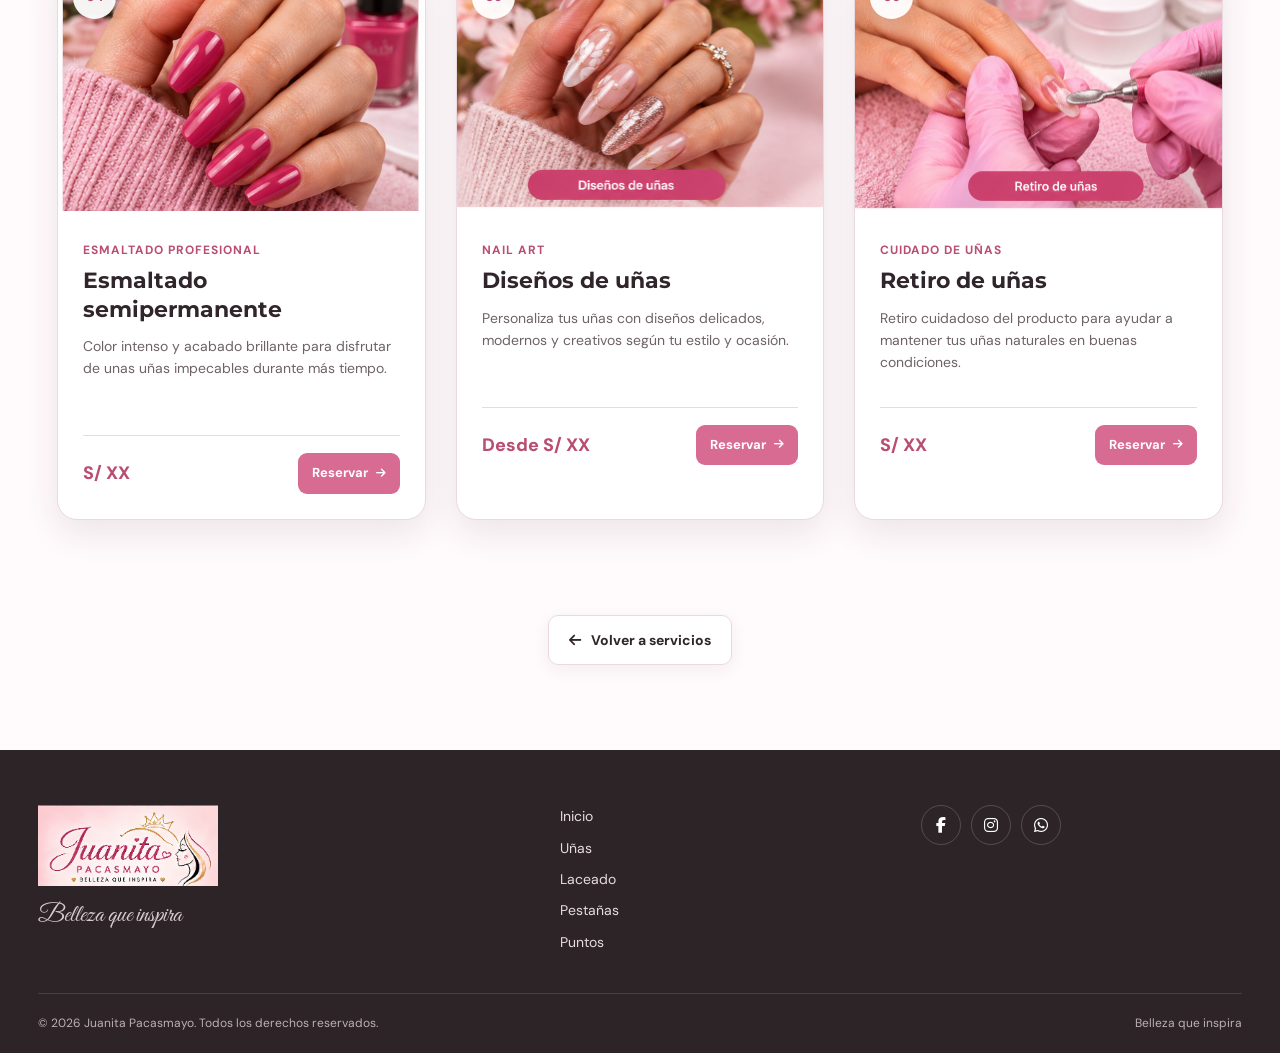
<file: unas.html>
<!DOCTYPE html>
<html lang="es">

<head>
  <meta charset="UTF-8">

  <meta name="viewport" content="width=device-width, initial-scale=1.0">

  <meta name="description"
    content="Servicios de uñas en Juanita Pacasmayo. Manicure, uñas acrílicas, uñas en gel, esmaltado semipermanente, diseños y retiro de uñas.">

  <title>Servicios de Uñas | Juanita Pacasmayo</title>

  <!-- GOOGLE FONTS -->
  <link rel="preconnect" href="https://fonts.googleapis.com">
  <link rel="preconnect" href="https://fonts.gstatic.com" crossorigin>

  <link
    href="https://fonts.googleapis.com/css2?family=DM+Sans:wght@400;500;600;700&family=Great+Vibes&family=Montserrat:wght@400;500;600;700&display=swap"
    rel="stylesheet">

  <!-- FONT AWESOME -->
  <link
    rel="stylesheet"
    href="https://cdnjs.cloudflare.com/ajax/libs/font-awesome/6.5.2/css/all.min.css"
    crossorigin="anonymous"
    referrerpolicy="no-referrer">

  <!-- CSS -->
  <link rel="stylesheet" href="unas.css">
</head>

<body>

  <!-- =====================================================
       HEADER
  ====================================================== -->

  <header class="site-header">

    <div class="header-container">

      <!-- LOGO -->
      <a href="index.html" class="brand">
        <img
          src="images/Logo.png"
          alt="Juanita Pacasmayo - Belleza que inspira">
      </a>


      <!-- BOTÓN MENÚ MÓVIL -->
      <button
        class="menu-toggle"
        id="menuToggle"
        aria-label="Abrir menú"
        aria-expanded="false">

        <i class="fa-solid fa-bars"></i>

      </button>


      <!-- NAVEGACIÓN -->
      <nav class="main-nav" id="mainNav">

        <a href="index.html">
          <i class="fa-solid fa-house"></i>
          Inicio
        </a>


        <!-- SERVICIOS -->
        <div class="nav-dropdown">

          <button
            class="dropdown-toggle"
            type="button">

            <i class="fa-solid fa-scissors"></i>
            Servicios

            <i class="fa-solid fa-chevron-down dropdown-arrow"></i>

          </button>


          <div class="dropdown-menu">

            <a href="unas.html">
              <i class="fa-solid fa-hand-sparkles"></i>
              Uñas
            </a>

            <a href="laceado.html">
              <i class="fa-solid fa-wand-magic-sparkles"></i>
              Laceado
            </a>

            <a href="pestanas.html">
              <i class="fa-solid fa-eye"></i>
              Pestañas
            </a>

          </div>

        </div>


        <!-- PRODUCTOS -->
        <div class="nav-dropdown">

          <button
            class="dropdown-toggle"
            type="button">

            <i class="fa-solid fa-bag-shopping"></i>
            Productos

            <i class="fa-solid fa-chevron-down dropdown-arrow"></i>

          </button>


          <div class="dropdown-menu">

            <a href="index.html#productos">
              <i class="fa-solid fa-palette"></i>
              Maquillaje
            </a>

            <a href="index.html#productos">
              <i class="fa-solid fa-droplet"></i>
              Cuidado capilar
            </a>

            <a href="index.html#productos">
              <i class="fa-solid fa-spray-can-sparkles"></i>
              Perfumes
            </a>

          </div>

        </div>


        <!-- PUNTOS -->
        <a href="consulta.html">
          <i class="fa-solid fa-star"></i>
          Puntos
        </a>


        <!-- GALERÍA -->
        <a href="index.html#galeria">
          <i class="fa-solid fa-images"></i>
          Galería
        </a>


        <!-- REDES SOCIALES -->
        <div class="social-links">

          <a
            href="https://www.facebook.com/profile.php?id=61593488581069"
            target="_blank"
            rel="noopener noreferrer"
            aria-label="Facebook">

            <i class="fa-brands fa-facebook-f"></i>

          </a>


          <a
            href="#"
            aria-label="Instagram">

            <i class="fa-brands fa-instagram"></i>

          </a>

        </div>


        <!-- WHATSAPP -->
        <a
          class="whatsapp-btn"
          href="https://wa.me/51960684125?text=Hola%20Juanita%20Pacasmayo%2C%20quiero%20reservar%20un%20servicio%20de%20u%C3%B1as."
          target="_blank"
          rel="noopener noreferrer">

          <i class="fa-brands fa-whatsapp"></i>

          <span>Reservar</span>

        </a>


        <!-- ADMINISTRACIÓN -->
        <a
          href="login.html"
          class="admin-btn">

          <i class="fa-solid fa-user-gear"></i>

          Administración

        </a>

      </nav>

    </div>

  </header>



  <!-- =====================================================
       CONTENIDO PRINCIPAL
  ====================================================== -->

  <main>


    <!-- ENCABEZADO DE LA PÁGINA -->
    <section class="page-header">

      <div class="page-header-content">

        <span class="section-kicker">
          Belleza para tus manos
        </span>

        <h1>
          Servicios de
          <span>Uñas</span>
        </h1>

        <p>
          Realzamos la belleza de tus manos con diseños
          elegantes, modernos y personalizados.
        </p>

      </div>

    </section>



    <!-- ===================================================
         PRESENTACIÓN
    ==================================================== -->

    <section class="nails-intro">

      <div class="nails-intro-content">

        <span class="intro-label">
          Juanita Pacasmayo
        </span>

        <h2>
          Manos que hablan de ti
        </h2>

        <p>
          Descubre nuestros servicios de uñas y elige
          el estilo que más te guste. Trabajamos cada
          detalle para que luzcas unas manos hermosas
          y cuidadas.
        </p>

      </div>

    </section>



    <!-- ===================================================
         SERVICIOS
    ==================================================== -->

    <section class="services-section">

      <div class="services-container">


        <!-- TÍTULO -->
        <div class="services-heading">

          <span>
            Nuestros servicios
          </span>

          <h2>
            Elige tu estilo
          </h2>

          <p>
            Tenemos diferentes opciones para cuidar,
            embellecer y personalizar tus uñas.
          </p>

        </div>



        <!-- GRID -->
        <div class="services-grid">


          <!-- =================================================
               1. MANICURE
          ================================================== -->

          <article class="service-card">

            <div class="service-image">

              <img
                src="images/uñas/manicure.png"
                alt="Servicio de manicure"
                loading="lazy">

              <span class="service-number">
                01
              </span>

            </div>


            <div class="service-content">

              <span class="service-category">
                Cuidado de manos
              </span>

              <h3>
                Manicure
              </h3>

              <p>
                Cuidado completo de tus manos y uñas.
                Incluye limpieza, limado, cuidado de
                cutículas y acabado profesional.
              </p>


              <div class="service-footer">

                <span class="service-price">
                  S/ XX
                </span>

                <a
                  href="https://wa.me/51960684125?text=Hola%20Juanita%20Pacasmayo%2C%20quiero%20reservar%20un%20Manicure."
                  target="_blank"
                  rel="noopener noreferrer"
                  class="service-btn">

                  Reservar

                  <i class="fa-solid fa-arrow-right"></i>

                </a>

              </div>

            </div>

          </article>



          <!-- =================================================
               2. UÑAS ACRÍLICAS
          ================================================== -->

          <article class="service-card">

            <div class="service-image">

              <img
                src="images/uñas/unas-acrilicas.png"
                alt="Uñas acrílicas"
                loading="lazy">

              <span class="service-number">
                02
              </span>

            </div>


            <div class="service-content">

              <span class="service-category">
                Extensión y diseño
              </span>

              <h3>
                Uñas acrílicas
              </h3>

              <p>
                Dale longitud y personalidad a tus uñas
                con nuestro servicio de uñas acrílicas,
                realizadas con acabado profesional.
              </p>


              <div class="service-footer">

                <span class="service-price">
                  S/ XX
                </span>

                <a
                  href="https://wa.me/51960684125?text=Hola%20Juanita%20Pacasmayo%2C%20quiero%20reservar%20unas%20acrilicas."
                  target="_blank"
                  rel="noopener noreferrer"
                  class="service-btn">

                  Reservar

                  <i class="fa-solid fa-arrow-right"></i>

                </a>

              </div>

            </div>

          </article>



          <!-- =================================================
               3. UÑAS EN GEL
          ================================================== -->

          <article class="service-card">

            <div class="service-image">

              <img
                src="images/uñas/unas-gel.png"
                alt="Uñas en gel"
                loading="lazy">

              <span class="service-number">
                03
              </span>

            </div>


            <div class="service-content">

              <span class="service-category">
                Acabado brillante
              </span>

              <h3>
                Uñas en gel
              </h3>

              <p>
                Consigue un acabado elegante y brillante
                con nuestro servicio de uñas en gel,
                ideal para un look moderno.
              </p>


              <div class="service-footer">

                <span class="service-price">
                  S/ XX
                </span>

                <a
                  href="https://wa.me/51960684125?text=Hola%20Juanita%20Pacasmayo%2C%20quiero%20reservar%20unas%20en%20gel."
                  target="_blank"
                  rel="noopener noreferrer"
                  class="service-btn">

                  Reservar

                  <i class="fa-solid fa-arrow-right"></i>

                </a>

              </div>

            </div>

          </article>



          <!-- =================================================
               4. SEMIPERMANENTE
          ================================================== -->

          <article class="service-card">

            <div class="service-image">

              <img
                src="images/uñas/semipermanente.png"
                alt="Esmaltado semipermanente"
                loading="lazy">

              <span class="service-number">
                04
              </span>

            </div>


            <div class="service-content">

              <span class="service-category">
                Esmaltado profesional
              </span>

              <h3>
                Esmaltado semipermanente
              </h3>

              <p>
                Color intenso y acabado brillante para
                disfrutar de unas uñas impecables durante
                más tiempo.
              </p>


              <div class="service-footer">

                <span class="service-price">
                  S/ XX
                </span>

                <a
                  href="https://wa.me/51960684125?text=Hola%20Juanita%20Pacasmayo%2C%20quiero%20reservar%20un%20esmaltado%20semipermanente."
                  target="_blank"
                  rel="noopener noreferrer"
                  class="service-btn">

                  Reservar

                  <i class="fa-solid fa-arrow-right"></i>

                </a>

              </div>

            </div>

          </article>



          <!-- =================================================
               5. DISEÑOS
          ================================================== -->

          <article class="service-card">

            <div class="service-image">

              <img
                src="images/uñas/disenos-unas.png"
                alt="Diseños de uñas"
                loading="lazy">

              <span class="service-number">
                05
              </span>

            </div>


            <div class="service-content">

              <span class="service-category">
                Nail art
              </span>

              <h3>
                Diseños de uñas
              </h3>

              <p>
                Personaliza tus uñas con diseños delicados,
                modernos y creativos según tu estilo
                y ocasión.
              </p>


              <div class="service-footer">

                <span class="service-price">
                  Desde S/ XX
                </span>

                <a
                  href="https://wa.me/51960684125?text=Hola%20Juanita%20Pacasmayo%2C%20quiero%20consultar%20por%20un%20dise%C3%B1o%20de%20u%C3%B1as."
                  target="_blank"
                  rel="noopener noreferrer"
                  class="service-btn">

                  Reservar

                  <i class="fa-solid fa-arrow-right"></i>

                </a>

              </div>

            </div>

          </article>



          <!-- =================================================
               6. RETIRO
          ================================================== -->

          <article class="service-card">

            <div class="service-image">

              <img
                src="images/uñas/retiro-unas.png"
                alt="Retiro de uñas"
                loading="lazy">

              <span class="service-number">
                06
              </span>

            </div>


            <div class="service-content">

              <span class="service-category">
                Cuidado de uñas
              </span>

              <h3>
                Retiro de uñas
              </h3>

              <p>
                Retiro cuidadoso del producto para ayudar
                a mantener tus uñas naturales en buenas
                condiciones.
              </p>


              <div class="service-footer">

                <span class="service-price">
                  S/ XX
                </span>

                <a
                  href="https://wa.me/51960684125?text=Hola%20Juanita%20Pacasmayo%2C%20quiero%20consultar%20por%20el%20retiro%20de%20u%C3%B1as."
                  target="_blank"
                  rel="noopener noreferrer"
                  class="service-btn">

                  Reservar

                  <i class="fa-solid fa-arrow-right"></i>

                </a>

              </div>

            </div>

          </article>


        </div>

      </div>

    </section>



    <!-- ===================================================
         VOLVER A SERVICIOS
    ==================================================== -->

    <section class="back-section">

      <a
        href="index.html#servicios"
        class="back-btn">

        <i class="fa-solid fa-arrow-left"></i>

        Volver a servicios

      </a>

    </section>

  </main>



  <!-- =====================================================
       FOOTER
  ====================================================== -->

  <footer class="site-footer">

    <div class="footer-container">


      <div class="footer-brand">

        <img
          src="images/Logo.png"
          alt="Juanita Pacasmayo">

        <p>
          Belleza que inspira
        </p>

      </div>


      <div class="footer-links">

        <a href="index.html">
          Inicio
        </a>

        <a href="unas.html">
          Uñas
        </a>

        <a href="laceado.html">
          Laceado
        </a>

        <a href="pestanas.html">
          Pestañas
        </a>

        <a href="consulta.html">
          Puntos
        </a>

      </div>


      <div class="footer-social">

        <a
          href="https://www.facebook.com/profile.php?id=61593488581069"
          target="_blank"
          rel="noopener noreferrer"
          aria-label="Facebook">

          <i class="fa-brands fa-facebook-f"></i>

        </a>

        <a
          href="#"
          aria-label="Instagram">

          <i class="fa-brands fa-instagram"></i>

        </a>

        <a
          href="https://wa.me/51960684125"
          target="_blank"
          rel="noopener noreferrer"
          aria-label="WhatsApp">

          <i class="fa-brands fa-whatsapp"></i>

        </a>

      </div>

    </div>


    <div class="footer-bottom">

      <p>
        © 2026 Juanita Pacasmayo. Todos los derechos reservados.
      </p>

      <p>
        Belleza que inspira
      </p>

    </div>

  </footer>



  <!-- =====================================================
       JAVASCRIPT
  ====================================================== -->

  <script>

    document.addEventListener("DOMContentLoaded", function () {

      const menuToggle = document.getElementById("menuToggle");
      const mainNav = document.getElementById("mainNav");

      /*
       * MENÚ MÓVIL
       */

      if (menuToggle && mainNav) {

        menuToggle.addEventListener("click", function () {

          const isOpen = mainNav.classList.toggle("active");

          menuToggle.setAttribute(
            "aria-expanded",
            isOpen ? "true" : "false"
          );

          menuToggle.setAttribute(
            "aria-label",
            isOpen ? "Cerrar menú" : "Abrir menú"
          );

          const icon = menuToggle.querySelector("i");

          if (icon) {

            icon.classList.toggle(
              "fa-bars",
              !isOpen
            );

            icon.classList.toggle(
              "fa-xmark",
              isOpen
            );

          }

        });

      }



      /*
       * DROPDOWNS EN MÓVIL
       */

      const dropdowns =
        document.querySelectorAll(".nav-dropdown");


      dropdowns.forEach(function (dropdown) {

        const button =
          dropdown.querySelector(".dropdown-toggle");


        if (!button) return;


        button.addEventListener("click", function (event) {

          if (window.innerWidth <= 900) {

            event.preventDefault();

            dropdown.classList.toggle("active");

          }

        });

      });



      /*
       * CERRAR MENÚ AL HACER CLICK EN UN ENLACE
       */

      const navLinks =
        document.querySelectorAll(
          ".main-nav a:not(.dropdown-toggle)"
        );


      navLinks.forEach(function (link) {

        link.addEventListener("click", function () {

          if (window.innerWidth <= 900) {

            mainNav.classList.remove("active");

            menuToggle.setAttribute(
              "aria-expanded",
              "false"
            );

            menuToggle.setAttribute(
              "aria-label",
              "Abrir menú"
            );


            const icon =
              menuToggle.querySelector("i");


            if (icon) {

              icon.classList.remove(
                "fa-xmark"
              );

              icon.classList.add(
                "fa-bars"
              );

            }

          }

        });

      });



      /*
       * REINICIAR ESTADO DEL MENÚ AL CAMBIAR
       * ENTRE ESCRITORIO Y MÓVIL
       */

      window.addEventListener("resize", function () {

        if (window.innerWidth > 900) {

          mainNav.classList.remove("active");

          dropdowns.forEach(function (dropdown) {

            dropdown.classList.remove("active");

          });

          if (menuToggle) {

            menuToggle.setAttribute(
              "aria-expanded",
              "false"
            );

            menuToggle.setAttribute(
              "aria-label",
              "Abrir menú"
            );

            const icon =
              menuToggle.querySelector("i");


            if (icon) {

              icon.classList.remove(
                "fa-xmark"
              );

              icon.classList.add(
                "fa-bars"
              );

            }

          }

        }

      });

    });

  </script>

</body>

</html>
</file>
<file: styles.css>
:root {

  --pink: #c83b6a;
  --pink-dark: #aa2f59;
  --gold: #d99c2c;
  --ink: #30272b;
  --paper: #fffafa;
  --line: #f0d5df;

}


/* =====================================================
   GENERAL
===================================================== */

* {
  box-sizing: border-box;
}


html {
  scroll-behavior: smooth;
}


body {

  margin: 0;

  color: var(--ink);

  background: var(--paper);

  font-family:
    "DM Sans",
    Arial,
    sans-serif;

}


a {
  text-decoration: none;
}


/* =====================================================
   HEADER
===================================================== */

.site-header {

  min-height: 100px;

  display: flex;

  align-items: center;

  gap: 25px;

  padding: 15px 5%;

  background: white;

  border-bottom:
    1px solid var(--line);

  position: sticky;

  top: 0;

  z-index: 1000;

}


/* =====================================================
   LOGO
===================================================== */

.brand {

  display: flex;

  align-items: center;

  width: 210px;

  flex-shrink: 0;

}


.brand img {

  display: block;

  width: 195px;

  max-height: 70px;

  object-fit: contain;

  object-position: left center;

}


/* =====================================================
   MENÚ PRINCIPAL
===================================================== */

.main-nav {

  flex: 1;

  display: flex;

  justify-content: center;

  align-items: center;

  gap: 38px;

}


.main-nav > a,
.nav-dropdown-btn {

  color: var(--ink);

  font-size: 16px;

  font-weight: 700;

  text-decoration: none;

  transition:
    color .2s ease;

}


.main-nav > a:hover,
.nav-dropdown-btn:hover {

  color: var(--pink);

}


/* =====================================================
   MENÚS DESPLEGABLES
===================================================== */

.nav-dropdown {

  position: relative;

  display: inline-block;

}


/* BOTÓN */

.nav-dropdown-btn {

  display: flex;

  align-items: center;

  gap: 7px;

  padding: 12px 4px;

  cursor: pointer;

}


/* FLECHA */

.nav-dropdown-btn::after {

  content: "⌄";

  font-size: 15px;

  color: var(--pink);

  transition:
    transform .25s ease;

}


.nav-dropdown:hover
.nav-dropdown-btn::after {

  transform:
    rotate(180deg);

}


/* =====================================================
   CAJA DEL SUBMENÚ
===================================================== */

.nav-dropdown-menu {

  position: absolute;

  top: calc(100% + 0px);

  left: 50%;

  transform:
    translateX(-50%)
    translateY(10px);

  min-width: 220px;

  padding: 10px;

  background: #fff;

  border:
    1px solid rgba(201,54,105,.14);

  border-radius: 16px;

  box-shadow:
    0 15px 35px
    rgba(0,0,0,.14);

  opacity: 0;

  visibility: hidden;

  pointer-events: none;

  transition:
    opacity .22s ease,
    transform .22s ease,
    visibility .22s ease;

  z-index: 9999;

}


/*
  PEQUEÑA ZONA INVISIBLE ENTRE
  EL BOTÓN Y EL SUBMENÚ.

  Esto evita que desaparezca
  cuando mueves el mouse.
*/

.nav-dropdown-menu::before {

  content: "";

  position: absolute;

  top: -12px;

  left: 0;

  right: 0;

  height: 12px;

}


/* MOSTRAR */

.nav-dropdown:hover
.nav-dropdown-menu {

  opacity: 1;

  visibility: visible;

  pointer-events: auto;

  transform:
    translateX(-50%)
    translateY(0);

}


/* =====================================================
   OPCIONES DEL SUBMENÚ
===================================================== */

.nav-dropdown-menu a {

  display: flex;

  align-items: center;

  gap: 8px;

  width: 100%;

  padding: 12px 15px;

  border-radius: 10px;

  color: #333;

  font-size: 15px;

  font-weight: 600;

  transition:
    background .2s ease,
    color .2s ease,
    transform .2s ease;

}


.nav-dropdown-menu a:hover {

  background: #fff0f5;

  color: var(--pink);

  transform:
    translateX(4px);

}


/* =====================================================
   REDES SOCIALES
===================================================== */

.header-social {

  display: flex;

  align-items: center;

  gap: 10px;

  flex-shrink: 0;

}


.header-social-icon {

  width: 40px;

  height: 40px;

  display: flex;

  align-items: center;

  justify-content: center;

  border-radius: 50%;

  text-decoration: none;

  box-shadow:
    0 5px 14px
    rgba(89,35,50,.14);

  transition:
    transform .25s ease,
    box-shadow .25s ease;

}


.header-social-icon svg {

  width: 19px;

  height: 19px;

  display: block;

}


/* FACEBOOK */

.header-social-icon.facebook {

  background: #1877f2;

  color: white;

}


.header-social-icon.facebook svg {

  fill: currentColor;

}


/* INSTAGRAM */

.header-social-icon.instagram {

  color: white;

  background:
    linear-gradient(
      135deg,
      #833ab4,
      #e1306c 55%,
      #f77737
    );

}


.header-social-icon.instagram svg {

  fill: none;

  stroke: currentColor;

  stroke-width: 1.8;

}


.header-social-icon.instagram
svg circle:last-child {

  fill: currentColor;

  stroke: none;

}


/* HOVER */

.header-social-icon:hover {

  transform:
    translateY(-3px)
    scale(1.08);

  box-shadow:
    0 9px 20px
    rgba(89,35,50,.22);

}


/* =====================================================
   BOTÓN WHATSAPP
===================================================== */

.contact-button {

  display: inline-flex;

  align-items: center;

  justify-content: center;

  gap: 8px;

  min-height: 52px;

  padding: 0 25px;

  border-radius: 999px;

  background: var(--pink);

  color: white;

  font-size: 15px;

  font-weight: 700;

  white-space: nowrap;

  transition:
    background .25s ease,
    transform .25s ease;

  flex-shrink: 0;

}


.contact-button:hover {

  background:
    var(--pink-dark);

  color: white;

  transform:
    translateY(-2px);

}


.contact-button i {

  font-size: 18px;

}


/* =====================================================
   ADMINISTRACIÓN
===================================================== */

.boton-administracion {

  display: inline-flex;

  align-items: center;

  justify-content: center;

  padding: 13px 22px;

  background: #4d3440;

  color: white;

  text-decoration: none;

  border-radius: 30px;

  font-weight: 600;

  font-size: 15px;

  white-space: nowrap;

  transition:
    background-color .3s ease,
    transform .3s ease;

  flex-shrink: 0;

}


.boton-administracion:hover {

  background:
    #7a5063;

  color: white;

  transform:
    translateY(-2px);

}


/* ADMINISTRACIÓN MÓVIL */

.mobile-admin {

  display: none;

}


/* =====================================================
   BOTÓN MENÚ MÓVIL
===================================================== */

.menu-toggle {

  display: none;

  width: 42px;

  height: 42px;

  padding: 5px;

  border: none;

  background: transparent;

  cursor: pointer;

  flex-direction: column;

  align-items: center;

  justify-content: center;

  gap: 5px;

}


.menu-toggle span {

  display: block;

  width: 28px;

  height: 3px;

  border-radius: 10px;

  background:
    var(--pink);

}


/* =====================================================
   PORTADA
===================================================== */

.hero {

  max-width: 1530px;

  min-height: 570px;

  display: grid;

  grid-template-columns:
    1fr 1fr;

  align-items: center;

  gap:
    clamp(45px,7vw,110px);

  margin: auto;

  padding:
    80px 7%;

  background:
    var(--paper);

}


.hero-copy {

  min-width: 0;

}


.eyebrow,
.section-kicker {

  margin:
    0 0 14px;

  color:
    var(--gold);

  font-size: 14px;

  font-weight: 700;

  text-transform:
    uppercase;

  letter-spacing: 4px;

}


h1 {

  margin: 0;

  color:
    var(--pink);

  font-family:
    "Great Vibes",
    cursive;

  font-size:
    clamp(85px,9vw,138px);

  font-weight: 400;

  line-height: .8;

}


.location {

  margin:
    30px 0 22px;

  color:
    #4b313b;

  font-family:
    "Montserrat",
    Arial,
    sans-serif;

  font-size: 22px;

  font-weight: 500;

  letter-spacing: 11px;

}


.intro {

  max-width: 620px;

  margin:
    0 0 28px;

  color:
    #594b51;

  font-size: 20px;

  line-height: 1.6;

}


.hero-actions {

  display: flex;

  flex-wrap: wrap;

  gap: 14px;

}


/* =====================================================
   BOTONES
===================================================== */

.button {

  display: inline-flex;

  align-items: center;

  justify-content: center;

  gap: 8px;

  min-height: 52px;

  padding: 0 27px;

  border-radius: 30px;

  font-weight: 700;

  text-decoration: none;

  transition: .2s ease;

  cursor: pointer;

}


.button.primary {

  color: white;

  background:
    linear-gradient(
      135deg,
      #cf3f6d,
      #c83263
    );

  border: none;

  box-shadow:
    0 10px 25px
    rgba(207,63,109,.22);

}


.button.primary:hover {

  background:
    linear-gradient(
      135deg,
      #c83263,
      #b92d5b
    );

  color: white;

  transform:
    translateY(-2px);

  box-shadow:
    0 14px 30px
    rgba(207,63,109,.30);

}


.button.secondary {

  color:
    var(--pink);

  background: white;

  border:
    1px solid #eac8d4;

}


.button.secondary:hover {

  background:
    #fff1f6;

  transform:
    translateY(-2px);

}


/* =====================================================
   IMAGEN PORTADA
===================================================== */

.hero-art img {

  display: block;

  width: 100%;

  height: auto;

  object-fit: contain;

  object-position: center;

  border-radius: 28px;

}


/* =====================================================
   SECCIONES
===================================================== */

.content-section,
.visit,
.gallery {

  padding:
    80px 7%;

  text-align: center;

}


.content-section h2,
.visit h2,
.gallery h2 {

  margin: 0;

  color:
    var(--pink);

  font-family:
    "Montserrat",
    Arial,
    sans-serif;

  font-size:
    clamp(29px,4vw,42px);

}


.section-lead,
.visit > p:not(.section-kicker),
.gallery > p:not(.section-kicker) {

  max-width: 600px;

  margin:
    16px auto 35px;

  color:
    #695b60;

  line-height: 1.6;

}


/* =====================================================
   SERVICIOS
===================================================== */

.services {

  background:
    #fff1f5;

}


/* =====================================================
   VISIT / PUNTOS / CONTACTO
===================================================== */

.visit {

  background:
    linear-gradient(
      110deg,
      #fff5f6,
      #fffdf9
    );

}


/* =====================================================
   TARJETAS
===================================================== */

.beauty-grid {

  max-width: 1200px;

  margin:
    40px auto 0;

  display: grid;

  grid-template-columns:
    repeat(3,1fr);

  gap: 30px;

}


.beauty-card {

  position: relative;

  background:
    #fff;

  border:
    1px solid #f2d8e2;

  border-radius:
    26px;

  padding:
    34px 28px;

  text-align:
    center;

  box-shadow:
    0 14px 35px
    rgba(89,35,50,.08);

  transition:
    transform .30s ease,
    box-shadow .30s ease;

  scroll-margin-top:
    125px;

}


.beauty-card:hover {

  transform:
    translateY(-8px);

  box-shadow:
    0 22px 45px
    rgba(89,35,50,.15);

}


/* =====================================================
   ICONOS
===================================================== */

.beauty-icon {

  width: 120px;

  height: 120px;

  margin:
    0 auto 22px;

  border-radius:
    50%;

  background:
    linear-gradient(
      145deg,
      #fff5f8,
      #ffe8ef
    );

  border:
    1px solid #f3d5df;

  display: flex;

  align-items: center;

  justify-content: center;

  overflow: hidden;

  box-shadow:
    inset 0 0 0 4px #fff;

}


.beauty-icon img {

  width: 120px;

  height: 120px;

  object-fit: cover;

  border-radius: 50%;

}


/* =====================================================
   TÍTULOS DE TARJETAS
===================================================== */

.beauty-card h3 {

  color:
    var(--pink);

  margin: 0;

  font-size: 24px;

}


/* =====================================================
   DECORACIÓN
===================================================== */

.card-decoration {

  display: flex;

  align-items: center;

  justify-content: center;

  gap: 8px;

  color:
    var(--gold);

  margin:
    14px 0;

}


.card-decoration span {

  width: 36px;

  height: 1px;

  background:
    var(--gold);

}


/* =====================================================
   TEXTO TARJETAS
===================================================== */

.beauty-card p {

  color:
    #6b5960;

  line-height:
    1.6;

  margin-bottom:
    24px;

}


/* =====================================================
   BOTÓN TARJETA
===================================================== */

.card-button {

  display: inline-flex;

  align-items: center;

  gap: 8px;

  padding:
    12px 22px;

  border:
    1.5px solid
    var(--pink);

  border-radius:
    30px;

  color:
    var(--pink);

  text-decoration:
    none;

  font-weight:
    700;

  transition:
    .25s;

}


.card-button:hover {

  background:
    var(--pink);

  color:
    #fff;

}


/* =====================================================
   PROGRAMA DE PUNTOS
===================================================== */

.card-grid {

  max-width:
    1100px;

  display:
    grid;

  grid-template-columns:
    repeat(3,1fr);

  gap:
    22px;

  margin:
    35px auto 0;

}


.card-grid article {

  min-height:
    190px;

  padding:
    30px 22px;

  background:
    white;

  border-radius:
    20px;

  box-shadow:
    0 12px 30px
    rgba(89,35,50,.08);

  transition:
    .2s ease;

}


.card-grid article:hover {

  transform:
    translateY(-6px);

  box-shadow:
    0 18px 38px
    rgba(89,35,50,.13);

}


.card-grid span {

  display:
    block;

  margin-bottom:
    10px;

  font-size:
    31px;

}


.card-grid h3 {

  margin:
    0 0 8px;

  color:
    var(--pink);

  font-size:
    20px;

}


.card-grid p {

  margin:
    0;

  color:
    #715f66;

  line-height:
    1.5;

}


/* =====================================================
   FOOTER
===================================================== */

footer {

  padding:
    35px 24px;

  color:
    white;

  background:
    #4d3440;

  text-align:
    center;

  font-size:
    14px;

}


footer strong {

  display:
    block;

  margin-bottom:
    8px;

  color:
    white;

  font-family:
    "Great Vibes",
    cursive;

  font-size:
    36px;

  font-weight:
    400;

}


/* =====================================================
   MENÚ MÓVIL
===================================================== */

@media (max-width: 768px) {


  .site-header {

    min-height:
      68px;

    display:
      flex;

    align-items:
      center;

    justify-content:
      space-between;

    gap:
      6px;

    padding:
      8px 10px;

  }


  /* LOGO */

  .site-header .brand {

    flex:
      1 1 auto;

    min-width:
      0;

    width:
      auto;

  }


  .site-header .brand img {

    width:
      100%;

    max-width:
      130px;

    max-height:
      48px;

  }


  /* REDES */

  .header-social {

    gap:
      5px;

    flex:
      0 0 auto;

  }


  .header-social-icon {

    width:
      33px;

    height:
      33px;

  }


  .header-social-icon svg {

    width:
      16px;

    height:
      16px;

  }


  /* WHATSAPP */

  .contact-button {

    min-height:
      38px;

    padding:
      0 10px;

    gap:
      5px;

    font-size:
      11px;

  }


  .contact-button i {

    font-size:
      15px;

  }


  /* ADMIN PC */

  .boton-administracion {

    display:
      none !important;

  }


  /* BOTÓN ☰ */

  .menu-toggle {

    display:
      flex !important;

    flex:
      0 0 39px;

    width:
      39px;

    height:
      39px;

    position:
      relative;

    z-index:
      10001;

    background:
      #fff;

    border-radius:
      10px;

    box-shadow:
      0 3px 10px
      rgba(89,35,50,.10);

  }


  .menu-toggle span {

    width:
      26px;

    height:
      3px;

  }


  /* MENÚ */

  .main-nav {

    position:
      absolute;

    top:
      calc(100% + 8px);

    right:
      10px;

    left:
      auto;

    width:
      245px;

    max-width:
      calc(100vw - 20px);

    display:
      none;

    flex-direction:
      column;

    align-items:
      stretch;

    justify-content:
      flex-start;

    gap:
      4px;

    padding:
      10px;

    margin:
      0;

    background:
      white;

    border:
      1px solid var(--line);

    border-radius:
      18px;

    box-shadow:
      0 15px 35px
      rgba(89,35,50,.18);

    z-index:
      10000;

  }


  .main-nav.open {

    display:
      flex;

  }


  /* LINKS */

  .main-nav > a {

    display:
      flex;

    align-items:
      center;

    width:
      100%;

    min-height:
      44px;

    padding:
      11px 14px;

    color:
      var(--ink);

    border-radius:
      10px;

    font-size:
      15px;

  }


  .main-nav > a:hover {

    background:
      #fff1f5;

    color:
      var(--pink);

  }


  /* =================================================
     DROPDOWNS EN CELULAR
  ================================================= */

  .nav-dropdown {

    width:
      100%;

  }


  .nav-dropdown-btn {

    width:
      100%;

    min-height:
      44px;

    padding:
      11px 14px;

    border-radius:
      10px;

    font-size:
      15px;

  }


  /*
     En celular mostramos directamente
     las opciones del submenú.
  */

  .nav-dropdown-menu {

    position:
      static;

    width:
      100%;

    min-width:
      0;

    padding:
      4px 0 4px 12px;

    transform:
      none;

    opacity:
      1;

    visibility:
      visible;

    pointer-events:
      auto;

    display:
      block;

    background:
      #fff8fa;

    border:
      none;

    border-radius:
      10px;

    box-shadow:
      none;

  }


  .nav-dropdown-menu::before {

    display:
      none;

  }


  .nav-dropdown-menu a {

    min-height:
      40px;

    padding:
      9px 12px;

    font-size:
      14px;

  }


  /* ADMIN DENTRO DEL MENÚ */

  .main-nav .mobile-admin {

    display:
      flex;

    margin-top:
      5px;

    padding-top:
      14px;

    border-top:
      1px solid var(--line);

    color:
      var(--pink);

    font-weight:
      700;

  }


  /* =================================================
     PORTADA
  ================================================= */

  .hero {

    grid-template-columns:
      1fr;

    gap:
      35px;

    padding:
      70px 28px 50px;

  }


  .hero-copy {

    order:
      2;

  }


  .hero-art {

    order:
      1;

  }


  h1 {

    font-size:
      105px;

  }


  .location {

    font-size:
      19px;

    letter-spacing:
      8px;

  }


  .intro {

    font-size:
      18px;

  }


  /* =================================================
     TARJETAS
  ================================================= */

  .beauty-grid {

    grid-template-columns:
      1fr;

    max-width:
      550px;

  }


  .card-grid {

    grid-template-columns:
      1fr;

  }


  /* =================================================
     SECCIONES
  ================================================= */

  .content-section,
  .visit,
  .gallery {

    padding:
      60px 28px;

  }


  /* =================================================
     ICONOS
  ================================================= */

  .beauty-icon {

    width:
      105px;

    height:
      105px;

  }


  .beauty-icon img {

    width:
      100px;

    height:
      100px;

  }

}


/* =====================================================
   CELULARES PEQUEÑOS
===================================================== */

@media (max-width: 430px) {


  .site-header {

    min-height:
      64px;

    padding:
      7px;

    gap:
      3px;

  }


  .site-header .brand img {

    max-width:
      105px;

    max-height:
      44px;

  }


  .header-social {

    gap:
      3px;

  }


  .header-social-icon {

    width:
      30px;

    height:
      30px;

  }


  .header-social-icon svg {

    width:
      14px;

    height:
      14px;

  }


  .contact-button {

    min-height:
      35px;

    padding:
      0 8px;

    font-size:
      10px;

  }


  .contact-button i {

    font-size:
      14px;

  }


  .menu-toggle {

    flex-basis:
      37px;

    width:
      37px;

    height:
      37px;

  }


  .menu-toggle span {

    width:
      25px;

  }


  .main-nav {

    right:
      7px;

    width:
      220px;

  }


  .hero {

    padding:
      60px 20px 45px;

  }


  .hero-art img {

    border-radius:
      20px;

  }


  .button {

    width:
      100%;

  }


  .content-section,
  .visit,
  .gallery {

    padding-left:
      20px;

    padding-right:
      20px;

  }


}


/* =====================================================
   CELULARES MUY PEQUEÑOS
===================================================== */

@media (max-width: 360px) {


  .site-header {

    padding:
      6px;

    gap:
      2px;

  }


  .site-header .brand img {

    max-width:
      90px;

  }


  .header-social-icon {

    width:
      28px;

    height:
      28px;

  }


  .header-social-icon svg {

    width:
      13px;

    height:
      13px;

  }


  .contact-button {

    min-height:
      33px;

    padding:
      0 6px;

    font-size:
      9px;

  }


  .contact-button i {

    font-size:
      12px;

  }


  .menu-toggle {

    flex-basis:
      35px;

    width:
      35px;

    height:
      35px;

  }


  .menu-toggle span {

    width:
      23px;

  }

}
</file>
<file: admin.css>
/* ============================================================
   JUANITA PACASMAYO
   ADMIN.CSS
   Panel de administración
   ============================================================ */


/* ============================================================
   VARIABLES
   ============================================================ */

:root {
  --pink: #cc3d6d;
  --pink-dark: #b52e5c;
  --pink-soft: #fff0f5;
  --pink-light: #fff8fa;

  --gold: #c98b20;
  --gold-light: #fff7e5;

  --ink: #30262b;
  --text: #51474c;
  --muted: #8b7e84;

  --white: #ffffff;
  --paper: #fffdfd;

  --line: #efd8df;
  --line-dark: #dfc0ca;

  --green: #22a06b;
  --green-light: #edfff6;

  --red: #d64545;
  --red-light: #fff1f1;

  --shadow-sm:
    0 4px 14px rgba(91, 35, 55, 0.07);

  --shadow:
    0 14px 40px rgba(91, 35, 55, 0.10);

  --shadow-lg:
    0 25px 70px rgba(91, 35, 55, 0.14);

  --radius-sm: 12px;
  --radius: 20px;
  --radius-lg: 28px;

  --max-width: 980px;
}


/* ============================================================
   RESET
   ============================================================ */

* {
  box-sizing: border-box;
}

html {
  scroll-behavior: smooth;
}

body {
  margin: 0;
  padding: 0;

  font-family: "DM Sans", Arial, sans-serif;

  color: var(--ink);

  background:
    radial-gradient(
      circle at 10% 10%,
      rgba(255, 220, 232, 0.65),
      transparent 30%
    ),
    radial-gradient(
      circle at 90% 20%,
      rgba(255, 242, 218, 0.55),
      transparent 28%
    ),
    linear-gradient(
      180deg,
      #fffafb 0%,
      #ffffff 48%,
      #fff8fa 100%
    );

  min-height: 100vh;
}

button,
input,
select,
textarea {
  font: inherit;
}

button {
  cursor: pointer;
}

a {
  color: inherit;
}


/* ============================================================
   HEADER
   ============================================================ */

.site-header {
  position: sticky;
  top: 0;
  z-index: 1000;

  width: 100%;

  min-height: 82px;

  display: flex;
  align-items: center;
  justify-content: space-between;

  gap: 30px;

  padding: 10px 5%;

  background:
    rgba(255, 255, 255, 0.96);

  border-bottom:
    1px solid rgba(204, 61, 109, 0.14);

  box-shadow:
    0 5px 25px rgba(80, 35, 50, 0.06);

  backdrop-filter: blur(12px);
}


/* ============================================================
   LOGO
   ============================================================ */

.brand {
  display: flex;
  align-items: center;

  text-decoration: none;

  flex-shrink: 0;
}

.brand img {
  display: block;

  width: 150px;
  max-width: 100%;
  height: auto;

  object-fit: contain;
}


/* ============================================================
   NAVEGACIÓN
   ============================================================ */

.main-nav {
  display: flex;
  align-items: center;
  justify-content: center;

  gap: 30px;

  flex: 1;
}

.main-nav a {
  position: relative;

  padding: 8px 2px;

  text-decoration: none;

  color: #5c5056;

  font-size: 14px;
  font-weight: 600;

  transition:
    color 0.25s ease,
    transform 0.25s ease;
}

.main-nav a::after {
  content: "";

  position: absolute;

  left: 0;
  bottom: 0;

  width: 0;
  height: 2px;

  border-radius: 10px;

  background: var(--pink);

  transition: width 0.25s ease;
}

.main-nav a:hover {
  color: var(--pink);

  transform: translateY(-1px);
}

.main-nav a:hover::after {
  width: 100%;
}


/* ============================================================
   BOTÓN VOLVER
   ============================================================ */

.contact-button {
  display: inline-flex;
  align-items: center;
  justify-content: center;

  min-height: 42px;

  padding: 10px 18px;

  border-radius: 999px;

  text-decoration: none;

  color: var(--pink);

  background: var(--pink-soft);

  border: 1px solid rgba(204, 61, 109, 0.16);

  font-size: 14px;
  font-weight: 700;

  white-space: nowrap;

  transition:
    background 0.25s ease,
    color 0.25s ease,
    transform 0.25s ease,
    box-shadow 0.25s ease;
}

.contact-button:hover {
  color: var(--white);

  background: var(--pink);

  transform: translateY(-2px);

  box-shadow:
    0 8px 20px rgba(204, 61, 109, 0.20);
}


/* ============================================================
   CONTENIDO PRINCIPAL
   ============================================================ */

main {
  width: 100%;
}

.admin-section {
  width: 100%;

  padding:
    70px 20px
    90px;
}

.admin-container {
  width: min(
    100%,
    var(--max-width)
  );

  margin: 0 auto;
}


/* ============================================================
   ENCABEZADO DEL PANEL
   ============================================================ */

.admin-container > .section-kicker {
  text-align: center;

  margin:
    0 0 12px;
}

.section-kicker {
  margin: 0;

  color: var(--gold);

  font-family:
    "Montserrat",
    Arial,
    sans-serif;

  font-size: 12px;
  font-weight: 800;

  letter-spacing: 4px;

  text-transform: uppercase;
}

.admin-container > h2 {
  margin:
    0 auto 14px;

  max-width: 800px;

  text-align: center;

  color: var(--pink);

  font-family:
    "Montserrat",
    Arial,
    sans-serif;

  font-size:
    clamp(34px, 5vw, 56px);

  line-height: 1.08;

  font-weight: 800;

  letter-spacing: -1.5px;
}

.section-lead {
  max-width: 680px;

  margin:
    0 auto 48px;

  text-align: center;

  color: var(--muted);

  font-size: 17px;

  line-height: 1.7;
}


/* ============================================================
   FORMULARIOS PRINCIPALES
   ============================================================ */

/*
   CAMBIO PRINCIPAL:
   Los formularios ahora tienen un ancho máximo de 860px
   para que se vean más delgados y elegantes.
*/

.admin-form {
  position: relative;

  width: min(
    100%,
    860px
  );

  margin: 0 auto;

  padding:
    38px;

  background:
    rgba(255, 255, 255, 0.96);

  border:
    1px solid var(--line);

  border-radius:
    var(--radius-lg);

  box-shadow:
    var(--shadow);

  overflow: hidden;
}

.admin-form::before {
  content: "";

  position: absolute;

  top: 0;
  left: 0;

  width: 100%;
  height: 4px;

  background:
    linear-gradient(
      90deg,
      var(--pink),
      #e9759b,
      var(--gold)
    );
}


/* ============================================================
   ENCABEZADO DE CADA FORMULARIO
   ============================================================ */

.admin-form-header {
  display: flex;
  align-items: flex-start;

  gap: 20px;

  margin-bottom: 34px;
}

.admin-form-icono {
  width: 62px;
  min-width: 62px;
  height: 62px;

  display: flex;
  align-items: center;
  justify-content: center;

  border-radius: 18px;

  background:
    linear-gradient(
      135deg,
      #fff0f5,
      #ffe5ee
    );

  border:
    1px solid #f3ccd9;

  font-size: 28px;

  box-shadow:
    0 8px 22px rgba(204, 61, 109, 0.10);
}

.admin-form-header .section-kicker {
  margin:
    1px 0 7px;

  font-size: 10px;

  letter-spacing: 3px;
}

.admin-form-header h3 {
  margin:
    0 0 7px;

  color: var(--ink);

  font-family:
    "Montserrat",
    Arial,
    sans-serif;

  font-size: 25px;

  line-height: 1.2;

  font-weight: 800;
}

.admin-form-header p:last-child {
  margin: 0;

  color: var(--muted);

  font-size: 14px;

  line-height: 1.6;
}


/* ============================================================
   GRUPOS DE FORMULARIO
   ============================================================ */

.form-group {
  margin-bottom: 22px;
}

.form-group label {
  display: block;

  margin-bottom: 9px;

  color: var(--ink);

  font-size: 14px;

  font-weight: 700;
}

.opcional {
  color: var(--muted);

  font-weight: 500;

  font-size: 12px;
}


/* ============================================================
   INPUTS / SELECT / TEXTAREA
   ============================================================ */

.form-group input,
.form-group select,
.form-group textarea {
  width: 100%;

  border:
    1px solid var(--line-dark);

  border-radius:
    14px;

  background:
    #fffafb;

  color:
    var(--ink);

  outline: none;

  transition:
    border-color 0.25s ease,
    box-shadow 0.25s ease,
    background 0.25s ease,
    transform 0.2s ease;
}

.form-group input,
.form-group select {
  min-height: 54px;

  padding:
    0 16px;
}

.form-group textarea {
  min-height: 95px;

  padding:
    14px 16px;

  resize: vertical;

  line-height: 1.5;
}

.form-group input::placeholder,
.form-group textarea::placeholder {
  color: #b6a8ae;
}

.form-group input:hover,
.form-group select:hover,
.form-group textarea:hover {
  border-color: #d9a8b7;

  background: #ffffff;
}

.form-group input:focus,
.form-group select:focus,
.form-group textarea:focus {
  border-color: var(--pink);

  background: #ffffff;

  box-shadow:
    0 0 0 4px rgba(204, 61, 109, 0.09);
}


/* ============================================================
   SELECT
   ============================================================ */

.form-group select {
  appearance: auto;

  cursor: pointer;
}


/* ============================================================
   AYUDA DE CAMPOS
   ============================================================ */

.campo-ayuda {
  display: block;

  margin-top: 7px;

  color: var(--muted);

  font-size: 12px;

  line-height: 1.5;
}


/* ============================================================
   BOTONES GENERALES
   ============================================================ */

.button {
  border: 0;

  display: inline-flex;

  align-items: center;

  justify-content: center;

  gap: 8px;

  min-height: 52px;

  padding:
    13px 24px;

  border-radius:
    14px;

  font-weight: 800;

  font-size: 14px;

  text-decoration: none;

  transition:
    transform 0.25s ease,
    box-shadow 0.25s ease,
    background 0.25s ease,
    opacity 0.25s ease;
}

.button:hover {
  transform:
    translateY(-2px);
}

.button:active {
  transform:
    translateY(0);
}


/* ============================================================
   BOTÓN PRINCIPAL
   ============================================================ */

.button.primary {
  width: 100%;

  color: var(--white);

  background:
    linear-gradient(
      135deg,
      var(--pink),
      var(--pink-dark)
    );

  box-shadow:
    0 12px 24px rgba(204, 61, 109, 0.20);
}

.button.primary:hover {
  box-shadow:
    0 16px 30px rgba(204, 61, 109, 0.28);
}


/* ============================================================
   BOTÓN SECUNDARIO
   ============================================================ */

.button.secondary {
  color: var(--pink);

  background:
    var(--pink-soft);

  border:
    1px solid #efcbd7;

  box-shadow:
    none;

  white-space: nowrap;
}

.button.secondary:hover {
  color: var(--white);

  background:
    var(--pink);

  box-shadow:
    0 8px 20px rgba(204, 61, 109, 0.18);
}


/* ============================================================
   CAMPO CON BOTÓN
   ============================================================ */

.campo-con-boton {
  display: grid;

  grid-template-columns:
    1fr auto;

  gap: 10px;
}

.campo-con-boton input {
  min-width: 0;
}


/* ============================================================
   CAMPO DE MONTO
   ============================================================ */

.monto-input {
  position: relative;

  display: flex;

  align-items: center;
}

.monto-input span {
  position: absolute;

  left: 17px;

  z-index: 2;

  color: var(--pink);

  font-weight: 800;

  font-size: 15px;

  pointer-events: none;
}

.monto-input input {
  padding-left: 48px;
}


/* ============================================================
   CLIENTE ENCONTRADO
   ============================================================ */

.cliente-registro {
  display: flex;

  align-items: center;

  gap: 16px;

  margin:
    4px 0 24px;

  padding:
    17px 20px;

  border:
    1px solid #d8eee4;

  border-radius:
    16px;

  background:
    linear-gradient(
      135deg,
      #f4fff9,
      #ffffff
    );

  box-shadow:
    0 8px 20px rgba(34, 160, 107, 0.07);
}

.cliente-icono {
  width: 48px;
  min-width: 48px;
  height: 48px;

  display: flex;

  align-items: center;

  justify-content: center;

  border-radius: 14px;

  background:
    var(--green-light);

  font-size: 22px;
}

.cliente-registro span {
  display: block;

  margin-bottom: 4px;

  color: var(--green);

  font-size: 11px;

  font-weight: 800;

  text-transform: uppercase;

  letter-spacing: 1.5px;
}

.cliente-registro strong {
  display: block;

  color: var(--ink);

  font-size: 16px;

  font-weight: 800;
}

.cliente-registro small {
  display: block;

  margin-top: 4px;

  color: var(--gold);

  font-size: 13px;

  font-weight: 700;
}


/* ============================================================
   MENSAJES
   ============================================================ */

.mensaje-registro {
  display: none;

  margin-top: 16px;

  padding:
    14px 17px;

  border-radius:
    13px;

  font-size: 14px;

  line-height: 1.5;

  text-align: center;
}

.mensaje-registro:not(:empty) {
  display: block;
}


/* ============================================================
   RESULTADOS
   ============================================================ */

.resultado-registro {
  margin-top: 24px;

  padding:
    30px;

  text-align: center;

  border:
    1px solid #f0d5df;

  border-radius:
    22px;

  background:
    linear-gradient(
      145deg,
      #fff9fb,
      #ffffff
    );

  box-shadow:
    0 12px 30px rgba(91, 35, 55, 0.08);
}

.resultado-icono {
  width: 64px;
  height: 64px;

  margin:
    0 auto 14px;

  display: flex;

  align-items: center;

  justify-content: center;

  border-radius:
    50%;

  background:
    #fff0f5;

  font-size: 28px;

  box-shadow:
    0 8px 22px rgba(204, 61, 109, 0.10);
}

.resultado-registro h3 {
  margin:
    0 0 18px;

  color: var(--pink);

  font-family:
    "Montserrat",
    Arial,
    sans-serif;

  font-size: 23px;

  font-weight: 800;
}

.detalle-cliente {
  width: 100%;

  margin:
    0 auto 20px;

  text-align: left;
}

.detalle-cliente > div,
.detalle-cliente p {
  margin: 7px 0;
}


/* ============================================================
   WHATSAPP
   ============================================================ */

.whatsapp-button {
  width: 100%;

  color: #ffffff !important;

  background:
    #20b866;

  box-shadow:
    0 10px 24px rgba(32, 184, 102, 0.20);
}

.whatsapp-button:hover {
  background:
    #189a55;

  box-shadow:
    0 14px 28px rgba(32, 184, 102, 0.28);
}


/* ============================================================
   SEPARADOR
   ============================================================ */

.admin-separador {
  position: relative;

  height: 70px;

  display: flex;

  align-items: center;

  justify-content: center;
}

.admin-separador::before {
  content: "";

  width: 100%;

  height: 1px;

  background:
    linear-gradient(
      90deg,
      transparent,
      var(--line),
      transparent
    );
}

.admin-separador::after {
  content: "✦";

  position: absolute;

  padding:
    0 16px;

  color: var(--gold);

  background:
    #fffafb;

  font-size: 16px;
}


/* ============================================================
   HISTORIAL
   ============================================================ */

.historial-admin {
  margin-top: 40px;

  padding:
    34px;

  background:
    rgba(255, 255, 255, 0.96);

  border:
    1px solid var(--line);

  border-radius:
    var(--radius-lg);

  box-shadow:
    var(--shadow);
}

.historial-titulo {
  display: flex;

  align-items: center;

  gap: 16px;

  padding-bottom: 24px;

  margin-bottom: 24px;

  border-bottom:
    1px solid var(--line);
}

.historial-titulo > span {
  width: 52px;
  min-width: 52px;
  height: 52px;

  display: flex;

  align-items: center;

  justify-content: center;

  border-radius: 15px;

  background:
    var(--gold-light);

  font-size: 23px;
}

.historial-titulo h3 {
  margin: 0 0 4px;

  color: var(--ink);

  font-family:
    "Montserrat",
    Arial,
    sans-serif;

  font-size: 22px;

  font-weight: 800;
}

.historial-titulo p {
  margin: 0;

  color: var(--muted);

  font-size: 13px;
}


/* ============================================================
   LISTA DEL HISTORIAL
   ============================================================ */

.lista-historial-admin {
  display: flex;

  flex-direction: column;

  gap: 12px;
}


/*
   Estas reglas permiten que los elementos creados
   dinámicamente por admin.js mantengan un aspecto
   limpio aunque tengan diferentes clases.
*/

.lista-historial-admin > div {
  padding:
    17px 19px;

  border:
    1px solid #eee0e5;

  border-radius:
    15px;

  background:
    #fffafb;

  transition:
    transform 0.2s ease,
    box-shadow 0.2s ease,
    border-color 0.2s ease;
}

.lista-historial-admin > div:hover {
  transform:
    translateY(-2px);

  border-color:
    #e7c5d1;

  box-shadow:
    var(--shadow-sm);
}


/* ============================================================
   HISTORIAL VACÍO
   ============================================================ */

.historial-vacio {
  padding:
    38px 20px;

  text-align: center;

  border:
    1px dashed #e5cbd4;

  border-radius:
    17px;

  background:
    #fffafd;
}

.historial-vacio > div {
  width: 56px;
  height: 56px;

  margin:
    0 auto 14px;

  display: flex;

  align-items: center;

  justify-content: center;

  border-radius:
    50%;

  background:
    var(--pink-soft);

  font-size: 24px;
}

.historial-vacio strong {
  display: block;

  margin-bottom: 7px;

  color: var(--ink);

  font-size: 15px;
}

.historial-vacio p {
  max-width: 400px;

  margin:
    0 auto;

  color: var(--muted);

  font-size: 13px;

  line-height: 1.6;
}


/* ============================================================
   TOTAL MOVIMIENTOS
   ============================================================ */

.total-movimientos {
  margin-top: 20px;

  padding-top: 18px;

  border-top:
    1px solid var(--line);

  text-align: right;

  color: var(--pink);

  font-size: 13px;

  font-weight: 800;
}


/* ============================================================
   FOOTER
   ============================================================ */

footer {
  padding:
    26px 20px;

  text-align: center;

  background:
    #ffffff;

  border-top:
    1px solid var(--line);
}

footer p {
  margin: 0;

  color: var(--muted);

  font-size: 12px;

  font-weight: 500;
}


/* ============================================================
   ANIMACIONES
   ============================================================ */

@keyframes adminFadeUp {

  from {
    opacity: 0;

    transform:
      translateY(18px);
  }

  to {
    opacity: 1;

    transform:
      translateY(0);
  }

}

.admin-form,
.historial-admin {
  animation:
    adminFadeUp 0.55s ease both;
}


/* ============================================================
   TABLET
   ============================================================ */

@media (max-width: 850px) {

  .site-header {
    padding:
      10px 24px;

    gap: 18px;
  }

  .brand img {
    width: 130px;
  }

  .main-nav {
    gap: 18px;
  }

  .main-nav a {
    font-size: 13px;
  }

  .contact-button {
    padding:
      9px 14px;

    font-size: 13px;
  }

  .admin-section {
    padding:
      55px 18px
      70px;
  }

}


/* ============================================================
   CELULAR
   ============================================================ */

@media (max-width: 680px) {

  body {
    overflow-x: hidden;
  }


  /* ----------------------------------------------------------
     HEADER
     ---------------------------------------------------------- */

  .site-header {
    position: relative;

    min-height: auto;

    flex-direction: column;

    gap: 12px;

    padding:
      13px 16px 16px;
  }

  .brand {
    justify-content: center;

    width: 100%;
  }

  .brand img {
    width: 145px;
  }

  .main-nav {
    width: 100%;

    display: flex;

    justify-content: center;

    flex-wrap: wrap;

    gap:
      7px 18px;
  }

  .main-nav a {
    font-size: 12px;
  }

  .contact-button {
    width: 100%;

    max-width: 250px;

    min-height: 40px;

    font-size: 13px;
  }


  /* ----------------------------------------------------------
     CONTENIDO
     ---------------------------------------------------------- */

  .admin-section {
    padding:
      40px 13px
      55px;
  }

  .admin-container > .section-kicker {
    margin-bottom: 10px;

    font-size: 10px;

    letter-spacing: 3px;
  }

  .admin-container > h2 {
    font-size:
      clamp(30px, 9vw, 42px);

    line-height: 1.08;

    letter-spacing: -0.8px;
  }

  .section-lead {
    margin-bottom: 30px;

    padding:
      0 8px;

    font-size: 14px;

    line-height: 1.6;
  }


  /* ----------------------------------------------------------
     TARJETAS
     ---------------------------------------------------------- */

  .admin-form {
    width: 100%;

    margin: 0 auto;

    padding:
      25px 18px;

    border-radius:
      22px;
  }

  .admin-form-header {
    gap: 13px;

    margin-bottom: 27px;
  }

  .admin-form-icono {
    width: 50px;
    min-width: 50px;
    height: 50px;

    border-radius: 14px;

    font-size: 23px;
  }

  .admin-form-header .section-kicker {
    font-size: 9px;

    letter-spacing: 2.5px;
  }

  .admin-form-header h3 {
    font-size: 19px;

    line-height: 1.25;
  }

  .admin-form-header p:last-child {
    font-size: 12px;

    line-height: 1.5;
  }


  /* ----------------------------------------------------------
     FORMULARIOS
     ---------------------------------------------------------- */

  .form-group {
    margin-bottom: 19px;
  }

  .form-group label {
    font-size: 13px;

    margin-bottom: 8px;
  }

  .form-group input,
  .form-group select {
    min-height: 52px;

    padding:
      0 14px;

    border-radius:
      13px;

    font-size: 14px;
  }

  .form-group textarea {
    padding:
      13px 14px;

    border-radius:
      13px;

    font-size: 14px;
  }

  .campo-ayuda {
    font-size: 11px;
  }


  /* ----------------------------------------------------------
     BOTÓN BUSCAR
     ---------------------------------------------------------- */

  .campo-con-boton {
    grid-template-columns:
      1fr;
  }

  .campo-con-boton .button.secondary {
    width: 100%;
  }


  /* ----------------------------------------------------------
     CLIENTE ENCONTRADO
     ---------------------------------------------------------- */

  .cliente-registro {
    align-items: flex-start;

    gap: 12px;

    padding:
      15px;

    border-radius:
      14px;
  }

  .cliente-icono {
    width: 43px;
    min-width: 43px;
    height: 43px;

    font-size: 19px;
  }

  .cliente-registro strong {
    font-size: 14px;
  }

  .cliente-registro small {
    font-size: 12px;
  }


  /* ----------------------------------------------------------
     BOTONES
     ---------------------------------------------------------- */

  .button {
    min-height: 51px;

    padding:
      12px 17px;

    border-radius:
      13px;

    font-size: 13px;
  }


  /* ----------------------------------------------------------
     MONTO
     ---------------------------------------------------------- */

  .monto-input span {
    left: 15px;
  }

  .monto-input input {
    padding-left: 43px;
  }


  /* ----------------------------------------------------------
     RESULTADOS
     ---------------------------------------------------------- */

  .resultado-registro {
    padding:
      24px 16px;

    border-radius:
      18px;
  }

  .resultado-icono {
    width: 55px;
    height: 55px;

    font-size: 24px;
  }

  .resultado-registro h3 {
    font-size: 20px;
  }


  /* ----------------------------------------------------------
     SEPARADOR
     ---------------------------------------------------------- */

  .admin-separador {
    height: 48px;
  }


  /* ----------------------------------------------------------
     HISTORIAL
     ---------------------------------------------------------- */

  .historial-admin {
    margin-top: 25px;

    padding:
      23px 17px;

    border-radius:
      22px;
  }

  .historial-titulo {
    gap: 12px;

    padding-bottom: 18px;

    margin-bottom: 18px;
  }

  .historial-titulo > span {
    width: 45px;
    min-width: 45px;
    height: 45px;

    border-radius: 13px;

    font-size: 20px;
  }

  .historial-titulo h3 {
    font-size: 18px;
  }

  .historial-titulo p {
    font-size: 11px;
  }

  .historial-vacio {
    padding:
      30px 15px;
  }

  .total-movimientos {
    font-size: 12px;
  }


  /* ----------------------------------------------------------
     FOOTER
     ---------------------------------------------------------- */

  footer {
    padding:
      22px 15px;
  }

}


/* ============================================================
   CELULARES PEQUEÑOS
   ============================================================ */

@media (max-width: 390px) {

  .brand img {
    width: 130px;
  }

  .main-nav {
    gap:
      5px 13px;
  }

  .main-nav a {
    font-size: 11px;
  }

  .admin-section {
    padding:
      32px 10px
      45px;
  }

  .admin-form {
    width: 100%;

    padding:
      22px 14px;
  }

  .admin-form-header {
    gap: 10px;
  }

  .admin-form-icono {
    width: 45px;
    min-width: 45px;
    height: 45px;

    font-size: 20px;
  }

  .admin-form-header h3 {
    font-size: 17px;
  }

  .section-lead {
    font-size: 13px;
  }

  .historial-admin {
    padding:
      20px 13px;
  }

}


/* ============================================================
   ACCESIBILIDAD
   ============================================================ */

button:focus-visible,
a:focus-visible,
input:focus-visible,
select:focus-visible,
textarea:focus-visible {
  outline:
    3px solid rgba(204, 61, 109, 0.25);

  outline-offset:
    3px;
}


/* ============================================================
   REDUCIR ANIMACIONES SI EL USUARIO LO PREFIERE
   ============================================================ */

@media (prefers-reduced-motion: reduce) {

  *,
  *::before,
  *::after {
    scroll-behavior: auto !important;

    animation-duration:
      0.01ms !important;

    animation-iteration-count:
      1 !important;

    transition-duration:
      0.01ms !important;
  }

}
</file>
<file: laceado.css>
/* =========================================================
   JUANITA PACASMAYO
   SERVICIOS DE LACEADO
   ========================================================= */


/* =========================================================
   VARIABLES
   ========================================================= */

:root {

  --pink: #d86b91;
  --pink-dark: #b94d73;
  --pink-light: #f8e3eb;

  --gold: #c9a45c;

  --ink: #30252a;
  --paper: #fffafc;

  --line: #ead9df;

  --white: #ffffff;

  --shadow:
    0 12px 35px rgba(75, 37, 51, 0.10);

  --shadow-hover:
    0 20px 45px rgba(75, 37, 51, 0.17);

}


/* =========================================================
   RESET
   ========================================================= */

* {

  margin: 0;
  padding: 0;

  box-sizing: border-box;

}


html {

  scroll-behavior: smooth;

}


body {

  font-family: "DM Sans", sans-serif;

  color: var(--ink);

  background: var(--paper);

  line-height: 1.6;

}


img {

  max-width: 100%;

  display: block;

}


a {

  text-decoration: none;

  color: inherit;

}


button {

  font-family: inherit;

}


/* =========================================================
   HEADER
   ========================================================= */

.site-header {

  position: sticky;

  top: 0;

  z-index: 1000;

  width: 100%;

  background: rgba(255, 250, 252, 0.97);

  border-bottom: 1px solid var(--line);

  backdrop-filter: blur(12px);

}


.header-container {

  width: min(1400px, 94%);

  min-height: 92px;

  margin: auto;

  display: flex;

  align-items: center;

  justify-content: space-between;

  gap: 25px;

}


/* =========================================================
   LOGO
   ========================================================= */

.brand {

  display: flex;

  align-items: center;

  flex-shrink: 0;

}


.brand img {

  width: 195px;

  height: auto;

  object-fit: contain;

}


/* =========================================================
   NAVEGACIÓN
   ========================================================= */

.main-nav {

  display: flex;

  align-items: center;

  justify-content: flex-end;

  gap: 7px;

}


.main-nav > a,
.dropdown-toggle {

  position: relative;

  display: flex;

  align-items: center;

  gap: 7px;

  padding: 12px 13px;

  border: 0;

  background: transparent;

  color: var(--ink);

  font-size: 14px;

  font-weight: 600;

  cursor: pointer;

  transition:
    color 0.25s ease,
    background 0.25s ease;

}


.main-nav > a:hover,
.dropdown-toggle:hover {

  color: var(--pink-dark);

  background: var(--pink-light);

  border-radius: 10px;

}


.main-nav i {

  font-size: 14px;

}


/* =========================================================
   DROPDOWN
   ========================================================= */

.nav-dropdown {

  position: relative;

}


.dropdown-arrow {

  margin-left: 2px;

  font-size: 10px !important;

  transition: transform 0.25s ease;

}


.nav-dropdown:hover .dropdown-arrow {

  transform: rotate(180deg);

}


.dropdown-menu {

  position: absolute;

  top: calc(100% + 8px);

  left: 0;

  min-width: 190px;

  padding: 9px;

  background: var(--white);

  border: 1px solid var(--line);

  border-radius: 14px;

  box-shadow: var(--shadow);

  opacity: 0;

  visibility: hidden;

  transform: translateY(8px);

  transition:
    opacity 0.25s ease,
    transform 0.25s ease,
    visibility 0.25s ease;

}


.nav-dropdown:hover .dropdown-menu {

  opacity: 1;

  visibility: visible;

  transform: translateY(0);

}


.dropdown-menu a {

  display: flex;

  align-items: center;

  gap: 11px;

  padding: 11px 12px;

  border-radius: 9px;

  color: var(--ink);

  font-size: 14px;

  font-weight: 500;

  transition:
    background 0.25s ease,
    color 0.25s ease;

}


.dropdown-menu a:hover {

  background: var(--pink-light);

  color: var(--pink-dark);

}


.dropdown-menu a i {

  width: 20px;

  text-align: center;

  color: var(--pink);

}


/* =========================================================
   REDES SOCIALES
   ========================================================= */

.social-links {

  display: flex;

  align-items: center;

  gap: 7px;

  margin-left: 5px;

}


.social-links a {

  width: 35px;

  height: 35px;

  display: flex;

  align-items: center;

  justify-content: center;

  border-radius: 50%;

  background: var(--pink-light);

  color: var(--pink-dark);

  transition:
    transform 0.25s ease,
    background 0.25s ease,
    color 0.25s ease;

}


.social-links a:hover {

  transform: translateY(-2px);

  background: var(--pink);

  color: var(--white);

}


/* =========================================================
   WHATSAPP
   ========================================================= */

.whatsapp-btn {

  display: flex !important;

  align-items: center;

  gap: 8px;

  padding: 11px 16px !important;

  background: #25d366 !important;

  color: white !important;

  border-radius: 10px;

  font-weight: 700 !important;

}


.whatsapp-btn:hover {

  background: #1fb857 !important;

  color: white !important;

  transform: translateY(-2px);

}


.whatsapp-btn i {

  font-size: 18px;

}


/* =========================================================
   ADMINISTRACIÓN
   ========================================================= */

.admin-btn {

  display: flex !important;

  align-items: center;

  gap: 8px;

  padding: 11px 15px !important;

  background: var(--ink) !important;

  color: white !important;

  border-radius: 10px;

  font-weight: 700 !important;

}


.admin-btn:hover {

  background: var(--pink-dark) !important;

  color: white !important;

  transform: translateY(-2px);

}


/* =========================================================
   MENÚ MÓVIL
   ========================================================= */

.menu-toggle {

  display: none;

  width: 45px;

  height: 45px;

  border: 1px solid var(--line);

  border-radius: 10px;

  background: var(--white);

  color: var(--ink);

  cursor: pointer;

  font-size: 20px;

}


/* =========================================================
   ENCABEZADO DE PÁGINA
   ========================================================= */

.page-header {

  position: relative;

  min-height: 390px;

  display: flex;

  align-items: center;

  justify-content: center;

  text-align: center;

  padding: 70px 20px;

  overflow: hidden;

  background:
    linear-gradient(
      135deg,
      #fff7fa 0%,
      #f9e6ed 50%,
      #fffafc 100%
    );

}


.page-header::before {

  content: "";

  position: absolute;

  width: 360px;

  height: 360px;

  border-radius: 50%;

  background: rgba(216, 107, 145, 0.08);

  top: -170px;

  left: -100px;

}


.page-header::after {

  content: "";

  position: absolute;

  width: 300px;

  height: 300px;

  border-radius: 50%;

  background: rgba(201, 164, 92, 0.08);

  bottom: -150px;

  right: -70px;

}


.page-header-content {

  position: relative;

  z-index: 1;

  max-width: 760px;

}


.section-kicker {

  display: inline-block;

  margin-bottom: 12px;

  color: var(--pink-dark);

  font-size: 14px;

  font-weight: 700;

  text-transform: uppercase;

  letter-spacing: 2px;

}


.page-header h1 {

  margin-bottom: 12px;

  font-family: "Montserrat", sans-serif;

  font-size: clamp(38px, 5vw, 64px);

  line-height: 1.1;

  font-weight: 700;

}


.page-header h1 span {

  color: var(--pink-dark);

}


.page-header p {

  max-width: 650px;

  margin: auto;

  color: #665960;

  font-size: 17px;

}


/* =========================================================
   INTRODUCCIÓN
   ========================================================= */

.laceado-intro {

  padding: 75px 20px 25px;

  text-align: center;

}


.laceado-intro-content {

  width: min(850px, 94%);

  margin: auto;

}


.intro-label {

  display: block;

  margin-bottom: 5px;

  color: var(--gold);

  font-family: "Great Vibes", cursive;

  font-size: 32px;

}


.laceado-intro h2 {

  margin-bottom: 15px;

  font-family: "Montserrat", sans-serif;

  font-size: clamp(28px, 4vw, 42px);

}


.laceado-intro p {

  max-width: 720px;

  margin: auto;

  color: #6f6268;

  font-size: 16px;

}


/* =========================================================
   SECCIÓN SERVICIOS
   ========================================================= */

.services-section {

  padding: 45px 20px 85px;

}


.services-container {

  width: min(1250px, 94%);

  margin: auto;

}


.services-heading {

  margin-bottom: 45px;

  text-align: center;

}


.services-heading span {

  display: inline-block;

  margin-bottom: 8px;

  color: var(--pink-dark);

  font-size: 13px;

  font-weight: 700;

  text-transform: uppercase;

  letter-spacing: 2px;

}


.services-heading h2 {

  margin-bottom: 10px;

  font-family: "Montserrat", sans-serif;

  font-size: clamp(28px, 4vw, 42px);

}


.services-heading p {

  max-width: 650px;

  margin: auto;

  color: #71646a;

}


/* =========================================================
   GRID
   ========================================================= */

.services-grid {

  display: grid;

  grid-template-columns: repeat(3, 1fr);

  gap: 30px;

}


/* =========================================================
   TARJETA
   ========================================================= */

.service-card {

  overflow: hidden;

  background: var(--white);

  border: 1px solid var(--line);

  border-radius: 20px;

  box-shadow: var(--shadow);

  transition:
    transform 0.3s ease,
    box-shadow 0.3s ease;

}


.service-card:hover {

  transform: translateY(-8px);

  box-shadow: var(--shadow-hover);

}


/* =========================================================
   IMAGEN
   ========================================================= */

.service-image {

  position: relative;

  height: 250px;

  overflow: hidden;

  background: #f4e5eb;

}


.service-image img {

  width: 100%;

  height: 100%;

  object-fit: cover;

  object-position: center;

  transition: transform 0.45s ease;

}


.service-card:hover .service-image img {

  transform: scale(1.06);

}


.service-number {

  position: absolute;

  top: 15px;

  left: 15px;

  display: flex;

  align-items: center;

  justify-content: center;

  width: 43px;

  height: 43px;

  border-radius: 50%;

  background: rgba(255, 255, 255, 0.94);

  color: var(--pink-dark);

  font-size: 13px;

  font-weight: 800;

  box-shadow:
    0 5px 15px rgba(0, 0, 0, 0.08);

}


/* =========================================================
   CONTENIDO
   ========================================================= */

.service-content {

  padding: 25px;

}


.service-category {

  display: inline-block;

  margin-bottom: 7px;

  color: var(--pink-dark);

  font-size: 12px;

  font-weight: 700;

  text-transform: uppercase;

  letter-spacing: 1px;

}


.service-content h3 {

  margin-bottom: 11px;

  font-family: "Montserrat", sans-serif;

  font-size: 22px;

  line-height: 1.3;

}


.service-content p {

  min-height: 78px;

  margin-bottom: 22px;

  color: #6e6267;

  font-size: 14px;

}


/* =========================================================
   PRECIO Y BOTÓN
   ========================================================= */

.service-footer {

  display: flex;

  align-items: center;

  justify-content: space-between;

  gap: 12px;

  padding-top: 17px;

  border-top: 1px solid var(--line);

}


.service-price {

  color: var(--pink-dark);

  font-size: 18px;

  font-weight: 800;

}


.service-btn {

  display: inline-flex;

  align-items: center;

  gap: 8px;

  padding: 10px 14px;

  border-radius: 9px;

  background: var(--pink);

  color: white;

  font-size: 13px;

  font-weight: 700;

  transition:
    background 0.25s ease,
    transform 0.25s ease;

}


.service-btn:hover {

  background: var(--pink-dark);

  transform: translateX(2px);

}


.service-btn i {

  font-size: 11px;

}


/* =========================================================
   VOLVER A SERVICIOS
   ========================================================= */

.back-section {

  padding: 10px 20px 85px;

  text-align: center;

}


.back-btn {

  display: inline-flex;

  align-items: center;

  gap: 10px;

  padding: 13px 20px;

  border: 1px solid var(--line);

  border-radius: 10px;

  background: var(--white);

  color: var(--ink);

  font-size: 14px;

  font-weight: 700;

  box-shadow:
    0 5px 18px rgba(75, 37, 51, 0.06);

  transition:
    color 0.25s ease,
    background 0.25s ease,
    transform 0.25s ease;

}


.back-btn:hover {

  background: var(--pink-light);

  color: var(--pink-dark);

  transform: translateY(-2px);

}


/* =========================================================
   FOOTER
   ========================================================= */

.site-footer {

  background: #2d2428;

  color: white;

}


.footer-container {

  width: min(1250px, 94%);

  margin: auto;

  padding: 55px 0 40px;

  display: grid;

  grid-template-columns: 1.5fr 1fr 1fr;

  gap: 40px;

}


.footer-brand img {

  width: 180px;

  margin-bottom: 10px;

}


.footer-brand p {

  color: #d7cbd0;

  font-family: "Great Vibes", cursive;

  font-size: 25px;

}


.footer-links {

  display: flex;

  flex-direction: column;

  gap: 9px;

}


.footer-links a {

  color: #e6dce0;

  font-size: 14px;

  transition: color 0.2s ease;

}


.footer-links a:hover {

  color: #f2c6d5;

}


.footer-social {

  display: flex;

  align-items: flex-start;

  gap: 10px;

}


.footer-social a {

  width: 40px;

  height: 40px;

  display: flex;

  align-items: center;

  justify-content: center;

  border: 1px solid rgba(255, 255, 255, 0.18);

  border-radius: 50%;

  color: white;

  transition:
    background 0.25s ease,
    transform 0.25s ease;

}


.footer-social a:hover {

  background: var(--pink);

  transform: translateY(-3px);

}


.footer-bottom {

  width: min(1250px, 94%);

  margin: auto;

  padding: 20px 0;

  border-top: 1px solid rgba(255, 255, 255, 0.12);

  display: flex;

  align-items: center;

  justify-content: space-between;

  gap: 20px;

  color: #bdb0b5;

  font-size: 12px;

}


/* =========================================================
   TABLET
   ========================================================= */

@media (max-width: 1150px) {

  .header-container {

    gap: 15px;

  }


  .brand img {

    width: 165px;

  }


  .main-nav > a,
  .dropdown-toggle {

    padding: 10px 8px;

    font-size: 13px;

  }


  .whatsapp-btn,
  .admin-btn {

    padding: 10px 11px !important;

  }


  .services-grid {

    grid-template-columns: repeat(2, 1fr);

  }

}


/* =========================================================
   MENÚ MÓVIL
   ========================================================= */

@media (max-width: 900px) {

  .header-container {

    min-height: 78px;

  }


  .brand img {

    width: 155px;

  }


  .menu-toggle {

    display: flex;

    align-items: center;

    justify-content: center;

  }


  .main-nav {

    position: absolute;

    top: 100%;

    left: 0;

    right: 0;

    display: flex;

    flex-direction: column;

    align-items: stretch;

    justify-content: flex-start;

    gap: 2px;

    max-height: calc(100vh - 78px);

    overflow-y: auto;

    padding: 15px;

    background: var(--white);

    border-bottom: 1px solid var(--line);

    box-shadow:
      0 15px 30px rgba(45, 36, 40, 0.10);

    opacity: 0;

    visibility: hidden;

    transform: translateY(-10px);

    transition:
      opacity 0.25s ease,
      visibility 0.25s ease,
      transform 0.25s ease;

  }


  .main-nav.active {

    opacity: 1;

    visibility: visible;

    transform: translateY(0);

  }


  .main-nav > a,
  .dropdown-toggle {

    width: 100%;

    justify-content: flex-start;

    padding: 13px 15px;

  }


  .nav-dropdown {

    width: 100%;

  }


  .dropdown-toggle {

    justify-content: space-between;

  }


  .dropdown-menu {

    position: static;

    width: 100%;

    min-width: 0;

    display: none;

    padding: 4px 0 4px 20px;

    border: 0;

    border-radius: 0;

    box-shadow: none;

    opacity: 1;

    visibility: visible;

    transform: none;

  }


  .nav-dropdown.active .dropdown-menu {

    display: block;

  }


  .nav-dropdown.active .dropdown-arrow {

    transform: rotate(180deg);

  }


  .social-links {

    justify-content: flex-start;

    margin: 8px 0;

    padding: 5px 12px;

  }


  .whatsapp-btn,
  .admin-btn {

    justify-content: center !important;

    width: 100% !important;

    margin-top: 5px;

  }

}


/* =========================================================
   MÓVIL
   ========================================================= */

@media (max-width: 650px) {

  .page-header {

    min-height: 330px;

    padding: 55px 18px;

  }


  .page-header p {

    font-size: 15px;

  }


  .laceado-intro {

    padding: 55px 18px 20px;

  }


  .services-section {

    padding: 35px 15px 65px;

  }


  .services-container {

    width: 100%;

  }


  .services-grid {

    grid-template-columns: 1fr;

    gap: 24px;

  }


  .service-image {

    height: 260px;

  }


  .service-content {

    padding: 22px;

  }


  .service-content p {

    min-height: auto;

  }


  .footer-container {

    grid-template-columns: 1fr;

    gap: 30px;

    padding: 45px 0 35px;

  }


  .footer-brand img {

    width: 165px;

  }


  .footer-bottom {

    flex-direction: column;

    text-align: center;

    padding: 18px 0;

  }

}


/* =========================================================
   MÓVIL PEQUEÑO
   ========================================================= */

@media (max-width: 430px) {

  .header-container {

    min-height: 70px;

  }


  .brand img {

    width: 135px;

  }


  .menu-toggle {

    width: 42px;

    height: 42px;

  }


  .page-header {

    min-height: 300px;

  }


  .page-header h1 {

    font-size: 36px;

  }


  .intro-label {

    font-size: 27px;

  }


  .laceado-intro h2 {

    font-size: 28px;

  }


  .services-heading h2 {

    font-size: 29px;

  }


  .service-image {

    height: 230px;

  }


  .service-content h3 {

    font-size: 20px;

  }


  .service-footer {

    align-items: flex-start;

    flex-direction: column;

  }


  .service-btn {

    width: 100%;

    justify-content: center;

  }


  .back-section {

    padding-bottom: 65px;

  }

}
</file>
<file: login.css>
/* =========================================================
   LOGIN.CSS
   JUANITA PACASMAYO
   Diseño exclusivo de login.html
========================================================= */


/* =========================================================
   CONFIGURACIÓN GENERAL
========================================================= */

* {
  box-sizing: border-box;
}


html {
  scroll-behavior: smooth;
}


body.login-page {

  margin: 0;

  min-height: 100vh;

  font-family:
    "DM Sans",
    Arial,
    sans-serif;

  color: #30262b;

  background:
    radial-gradient(
      circle at 10% 20%,
      rgba(247, 204, 217, .38),
      transparent 28%
    ),

    radial-gradient(
      circle at 90% 80%,
      rgba(245, 220, 207, .32),
      transparent 30%
    ),

    linear-gradient(
      135deg,
      #fff8fa 0%,
      #ffffff 50%,
      #fffafb 100%
    );

  overflow-x: hidden;
}


/* =========================================================
   CABECERA
========================================================= */

.login-header {

  height: 84px;

  width: 100%;

  display: flex;

  align-items: center;

  justify-content: space-between;

  padding:
    0 5%;

  background:
    rgba(255,255,255,.96);

  border-top:
    3px solid #333;

  border-bottom:
    1px solid #efdce3;

  box-shadow:
    0 3px 15px
    rgba(120,40,70,.05);

  position: relative;

  z-index: 10;
}


/* =========================================================
   LOGO CABECERA
========================================================= */

.login-header-logo {

  display: flex;

  align-items: center;

  height: 100%;
}


.login-header-logo img {

  width: 163px;

  height: auto;

  display: block;
}


/* =========================================================
   BOTÓN VOLVER
========================================================= */

.login-header-back {

  display: inline-flex;

  align-items: center;

  gap: 10px;

  color: #c83d68;

  font-family:
    "Montserrat",
    Arial,
    sans-serif;

  font-size: 16px;

  font-weight: 700;

  transition:
    .25s ease;
}


.login-header-back:hover {

  color: #a92e53;

  transform:
    translateX(-3px);
}


/* =========================================================
   CONTENEDOR
========================================================= */

.login-container {

  width: 100%;

  min-height:
    calc(100vh - 84px);

  display: flex;

  justify-content: center;

  align-items: flex-start;

  padding:
    58px 20px 70px;

  position: relative;
}


/* =========================================================
   DECORACIÓN DEL FONDO
========================================================= */

.login-container::before {

  content: "";

  position: absolute;

  width: 430px;

  height: 430px;

  border-radius: 50%;

  border:
    1px solid
    rgba(200,61,104,.08);

  left:
    -220px;

  top:
    -80px;

  pointer-events: none;
}


.login-container::after {

  content: "";

  position: absolute;

  width: 450px;

  height: 450px;

  border-radius: 50%;

  border:
    1px solid
    rgba(212,154,46,.08);

  right:
    -240px;

  bottom:
    -200px;

  pointer-events: none;
}


/* =========================================================
   TARJETA
========================================================= */

.login-card {

  width:
    min(530px, 100%);

  background:
    rgba(255,255,255,.98);

  border:
    1px solid #efdce4;

  border-radius:
    30px;

  padding:
    44px 38px 38px;

  text-align:
    center;

  box-shadow:
    0 25px 65px
    rgba(120,40,70,.10),

    0 8px 25px
    rgba(120,40,70,.04);

  position:
    relative;

  z-index:
    2;
}


/* línea rosa superior */

.login-card::before {

  content: "";

  position: absolute;

  top: -1px;

  left: 50%;

  transform:
    translateX(-50%);

  width: 148px;

  height: 5px;

  background:
    #c83d68;

  border-radius:
    0 0 8px 8px;
}


/* =========================================================
   ICONO DEL LOGIN
========================================================= */

.login-icon {

  width: 80px;

  height: 80px;

  margin:
    0 auto 25px;

  border-radius: 50%;

  display: flex;

  align-items: center;

  justify-content: center;

  background:
    #fff0f4;

  color:
    #c83d68;

  font-size:
    30px;
}


/* =========================================================
   KICKER
========================================================= */

.section-kicker {

  position: relative;

  margin:
    0 0 14px;

  color:
    #d18e20;

  font-family:
    "Montserrat",
    Arial,
    sans-serif;

  font-size:
    13px;

  font-weight:
    800;

  letter-spacing:
    4px;

  text-transform:
    uppercase;
}


/* =========================================================
   TÍTULO
========================================================= */

.login-card h1 {

  margin:
    0;

  color:
    #c83d68;

  font-family:
    "Montserrat",
    Arial,
    sans-serif;

  font-size:
    clamp(36px, 5vw, 44px);

  font-weight:
    800;

  line-height:
    1.12;
}


/* =========================================================
   DESCRIPCIÓN
========================================================= */

.login-description {

  max-width:
    430px;

  margin:
    16px auto 36px;

  color:
    #776870;

  font-size:
    16px;

  line-height:
    1.65;
}


/* =========================================================
   FORMULARIO
========================================================= */

#loginForm {

  width:
    100%;

  text-align:
    left;
}


/* =========================================================
   CAMPO
========================================================= */

.login-field {

  margin-bottom:
    22px;
}


.login-field label {

  display:
    block;

  margin:
    0 0 9px;

  color:
    #30262b;

  font-family:
    "Montserrat",
    Arial,
    sans-serif;

  font-size:
    15px;

  font-weight:
    700;
}


/* =========================================================
   CONTENEDOR INPUT
========================================================= */

.input-wrapper {

  position:
    relative;

  width:
    100%;
}


/* =========================================================
   ICONO INPUT
========================================================= */

.input-wrapper > i {

  position:
    absolute;

  left:
    18px;

  top:
    50%;

  transform:
    translateY(-50%);

  color:
    #cc3e69;

  font-size:
    17px;

  z-index:
    2;
}


/* =========================================================
   INPUT
========================================================= */

.input-wrapper input {

  width:
    100%;

  height:
    58px;

  padding:
    0 48px;

  border:
    1px solid #eccbd6;

  border-radius:
    17px;

  outline:
    none;

  background:
    #fffafb;

  color:
    #30262b;

  font-family:
    "DM Sans",
    Arial,
    sans-serif;

  font-size:
    16px;

  transition:
    .25s ease;
}


.input-wrapper input::placeholder {

  color:
    #b3a5aa;
}


.input-wrapper input:hover {

  border-color:
    #df9fb4;
}


.input-wrapper input:focus {

  border-color:
    #c83d68;

  background:
    #fff;

  box-shadow:
    0 0 0 4px
    rgba(200,61,104,.09);
}


/* =========================================================
   BOTÓN MOSTRAR CONTRASEÑA
========================================================= */

.toggle-password {

  position:
    absolute;

  right:
    14px;

  top:
    50%;

  transform:
    translateY(-50%);

  width:
    36px;

  height:
    36px;

  border:
    0;

  background:
    transparent;

  color:
    #a99ba1;

  cursor:
    pointer;

  font-size:
    15px;

  display:
    flex;

  align-items:
    center;

  justify-content:
    center;
}


.toggle-password:hover {

  color:
    #c83d68;
}


/* =========================================================
   BOTÓN INGRESAR
========================================================= */

.login-button {

  width:
    100%;

  height:
    59px;

  margin-top:
    4px;

  border:
    0;

  border-radius:
    999px;

  background:
    #c83d68;

  color:
    #fff;

  display:
    flex;

  align-items:
    center;

  justify-content:
    center;

  gap:
    12px;

  font-family:
    "Montserrat",
    Arial,
    sans-serif;

  font-size:
    16px;

  font-weight:
    800;

  cursor:
    pointer;

  box-shadow:
    0 14px 30px
    rgba(200,61,104,.20);

  transition:
    .25s ease;
}


.login-button:hover {

  background:
    #b9325c;

  transform:
    translateY(-2px);

  box-shadow:
    0 18px 35px
    rgba(200,61,104,.27);
}


.login-button:active {

  transform:
    translateY(0);
}


/* =========================================================
   MENSAJE
========================================================= */

.mensaje-registro {

  min-height:
    22px;

  margin-top:
    15px;

  text-align:
    center;

  font-size:
    14px;

  font-weight:
    600;
}


/* =========================================================
   SEGURIDAD
========================================================= */

.login-security {

  margin-top:
    25px;

  color:
    #8a7b82;

  font-size:
    13px;

  line-height:
    1.7;

  text-align:
    center;
}


/* =========================================================
   VOLVER A JUANITA
========================================================= */

.volver-inicio {

  display:
    inline-flex;

  align-items:
    center;

  justify-content:
    center;

  gap:
    7px;

  margin-top:
    24px;

  color:
    #c83d68;

  font-family:
    "Montserrat",
    Arial,
    sans-serif;

  font-size:
    14px;

  font-weight:
    700;

  transition:
    .25s ease;
}


.volver-inicio:hover {

  color:
    #a92e53;

  transform:
    translateY(-1px);
}


/* =========================================================
   TABLET
========================================================= */

@media (max-width: 700px) {

  .login-header {

    height:
      76px;

    padding:
      0 25px;
  }


  .login-header-logo img {

    width:
      145px;
  }


  .login-container {

    min-height:
      calc(100vh - 76px);

    padding:
      40px 18px 50px;
  }


  .login-card {

    padding:
      40px 30px 34px;
  }

}


/* =========================================================
   CELULAR
========================================================= */

@media (max-width: 480px) {

  .login-header {

    height:
      70px;

    padding:
      0 16px;
  }


  .login-header-logo img {

    width:
      125px;
  }


  .login-header-back {

    font-size:
      14px;
  }


  .login-container {

    min-height:
      calc(100vh - 70px);

    padding:
      25px 12px 40px;

    align-items:
      flex-start;
  }


  .login-card {

    width:
      100%;

    padding:
      34px 21px 30px;

    border-radius:
      26px;
  }


  .login-card::before {

    width:
      110px;

    height:
      4px;
  }


  .login-icon {

    width:
      72px;

    height:
      72px;

    margin-bottom:
      21px;

    font-size:
      27px;
  }


  .section-kicker {

    font-size:
      11px;

    letter-spacing:
      3px;

    margin-bottom:
      12px;
  }


  .login-card h1 {

    font-size:
      34px;

    line-height:
      1.12;
  }


  .login-description {

    margin:
      15px auto 28px;

    font-size:
      15px;
  }


  .login-field {

    margin-bottom:
      18px;
  }


  .login-field label {

    font-size:
      14px;
  }


  .input-wrapper input {

    height:
      57px;

    border-radius:
      15px;

    font-size:
      15px;

    padding-left:
      45px;
  }


  .login-button {

    height:
      58px;

    font-size:
      15px;
  }


  .login-security {

    font-size:
      12px;

    margin-top:
      21px;
  }


  .volver-inicio {

    font-size:
      13px;

    margin-top:
      21px;
  }

}


/* =========================================================
   CELULAR PEQUEÑO
========================================================= */

@media (max-width: 360px) {

  .login-header-logo img {

    width:
      112px;
  }


  .login-header-back span {

    display:
      none;
  }


  .login-header-back {

    font-size:
      18px;
  }


  .login-container {

    padding:
      18px 9px 30px;
  }


  .login-card {

    padding:
      30px 17px 27px;

    border-radius:
      23px;
  }


  .login-icon {

    width:
      66px;

    height:
      66px;
  }


  .login-card h1 {

    font-size:
      30px;
  }


  .login-description {

    font-size:
      14px;
  }


  .input-wrapper input {

    height:
      54px;
  }


  .login-button {

    height:
      55px;
  }

}
</file>
<file: maquillaje.css>
/* =========================================================
   JUANITA PACASMAYO
   PRODUCTOS DE MAQUILLAJE
   ========================================================= */


/* =========================================================
   VARIABLES
   ========================================================= */

:root {

  --pink: #c83b6a;

  --pink-dark: #aa2f59;

  --pink-light: #f8e3eb;

  --gold: #d99c2c;

  --ink: #30252a;

  --paper: #fffafa;

  --line: #ead9df;

  --white: #ffffff;

  --shadow:
    0 12px 35px rgba(75, 37, 51, 0.10);

  --shadow-hover:
    0 20px 45px rgba(75, 37, 51, 0.17);

}


/* =========================================================
   RESET
   ========================================================= */

* {

  margin: 0;

  padding: 0;

  box-sizing: border-box;

}


html {

  scroll-behavior: smooth;

}


body {

  font-family: "DM Sans", sans-serif;

  color: var(--ink);

  background: var(--paper);

  line-height: 1.6;

}


img {

  max-width: 100%;

  display: block;

}


a {

  text-decoration: none;

  color: inherit;

}


button {

  font-family: inherit;

}


/* =========================================================
   HEADER
   ========================================================= */

.site-header {

  position: sticky;

  top: 0;

  z-index: 1000;

  width: 100%;

  background: rgba(255, 250, 250, 0.97);

  border-bottom: 1px solid var(--line);

  backdrop-filter: blur(12px);

}


.header-container {

  width: min(1400px, 94%);

  min-height: 92px;

  margin: auto;

  display: flex;

  align-items: center;

  justify-content: space-between;

  gap: 25px;

}


/* =========================================================
   LOGO
   ========================================================= */

.brand {

  display: flex;

  align-items: center;

  flex-shrink: 0;

}


.brand img {

  width: 195px;

  height: auto;

  object-fit: contain;

}


/* =========================================================
   NAVEGACIÓN
   ========================================================= */

.main-nav {

  display: flex;

  align-items: center;

  justify-content: flex-end;

  gap: 7px;

}


.main-nav > a,
.dropdown-toggle {

  position: relative;

  display: flex;

  align-items: center;

  gap: 7px;

  padding: 12px 13px;

  border: 0;

  background: transparent;

  color: var(--ink);

  font-size: 14px;

  font-weight: 600;

  cursor: pointer;

  transition:
    color 0.25s ease,
    background 0.25s ease;

}


.main-nav > a:hover,
.dropdown-toggle:hover {

  color: var(--pink-dark);

  background: var(--pink-light);

  border-radius: 10px;

}


.main-nav i {

  font-size: 14px;

}


/* =========================================================
   DROPDOWN
   ========================================================= */

.nav-dropdown {

  position: relative;

}


.dropdown-arrow {

  margin-left: 2px;

  font-size: 10px !important;

  transition: transform 0.25s ease;

}


.nav-dropdown:hover .dropdown-arrow {

  transform: rotate(180deg);

}


.dropdown-menu {

  position: absolute;

  top: calc(100% + 8px);

  left: 0;

  min-width: 200px;

  padding: 9px;

  background: var(--white);

  border: 1px solid var(--line);

  border-radius: 14px;

  box-shadow: var(--shadow);

  opacity: 0;

  visibility: hidden;

  transform: translateY(8px);

  transition:
    opacity 0.25s ease,
    transform 0.25s ease,
    visibility 0.25s ease;

}


.nav-dropdown:hover .dropdown-menu {

  opacity: 1;

  visibility: visible;

  transform: translateY(0);

}


.dropdown-menu a {

  display: flex;

  align-items: center;

  gap: 11px;

  padding: 11px 12px;

  border-radius: 9px;

  color: var(--ink);

  font-size: 14px;

  font-weight: 500;

  transition:
    background 0.25s ease,
    color 0.25s ease;

}


.dropdown-menu a:hover {

  background: var(--pink-light);

  color: var(--pink-dark);

}


.dropdown-menu a i {

  width: 20px;

  text-align: center;

  color: var(--pink);

}


/* =========================================================
   REDES SOCIALES
   ========================================================= */

.social-links {

  display: flex;

  align-items: center;

  gap: 7px;

  margin-left: 5px;

}


.social-links a {

  width: 35px;

  height: 35px;

  display: flex;

  align-items: center;

  justify-content: center;

  border-radius: 50%;

  background: var(--pink-light);

  color: var(--pink-dark);

  transition:
    transform 0.25s ease,
    background 0.25s ease,
    color 0.25s ease;

}


.social-links a:hover {

  transform: translateY(-2px);

  background: var(--pink);

  color: var(--white);

}


/* =========================================================
   WHATSAPP
   ========================================================= */

.whatsapp-btn {

  display: flex !important;

  align-items: center;

  gap: 8px;

  padding: 11px 16px !important;

  background: #25d366 !important;

  color: white !important;

  border-radius: 10px;

  font-weight: 700 !important;

}


.whatsapp-btn:hover {

  background: #1fb857 !important;

  color: white !important;

  transform: translateY(-2px);

}


.whatsapp-btn i {

  font-size: 18px;

}


/* =========================================================
   ADMINISTRACIÓN
   ========================================================= */

.admin-btn {

  display: flex !important;

  align-items: center;

  gap: 8px;

  padding: 11px 15px !important;

  background: var(--ink) !important;

  color: white !important;

  border-radius: 10px;

  font-weight: 700 !important;

}


.admin-btn:hover {

  background: var(--pink-dark) !important;

  color: white !important;

  transform: translateY(-2px);

}


/* =========================================================
   MENÚ MÓVIL
   ========================================================= */

.menu-toggle {

  display: none;

  width: 45px;

  height: 45px;

  border: 1px solid var(--line);

  border-radius: 10px;

  background: var(--white);

  color: var(--ink);

  cursor: pointer;

  font-size: 20px;

}


/* =========================================================
   ENCABEZADO
   ========================================================= */

.page-header {

  position: relative;

  min-height: 390px;

  display: flex;

  align-items: center;

  justify-content: center;

  text-align: center;

  padding: 70px 20px;

  overflow: hidden;

  background:
    linear-gradient(
      135deg,
      #fff7fa 0%,
      #f8e2e9 50%,
      #fffafa 100%
    );

}


.page-header::before {

  content: "";

  position: absolute;

  width: 360px;

  height: 360px;

  border-radius: 50%;

  background: rgba(200, 59, 106, 0.08);

  top: -170px;

  left: -100px;

}


.page-header::after {

  content: "";

  position: absolute;

  width: 300px;

  height: 300px;

  border-radius: 50%;

  background: rgba(217, 156, 44, 0.08);

  bottom: -150px;

  right: -70px;

}


.page-header-content {

  position: relative;

  z-index: 1;

  max-width: 760px;

}


.section-kicker {

  display: inline-block;

  margin-bottom: 12px;

  color: var(--pink-dark);

  font-size: 14px;

  font-weight: 700;

  text-transform: uppercase;

  letter-spacing: 2px;

}


.page-header h1 {

  margin-bottom: 12px;

  font-family: "Montserrat", sans-serif;

  font-size: clamp(38px, 5vw, 64px);

  line-height: 1.1;

  font-weight: 700;

}


.page-header h1 span {

  color: var(--pink);

}


.page-header p {

  max-width: 650px;

  margin: auto;

  color: #665960;

  font-size: 17px;

}


/* =========================================================
   INTRO
   ========================================================= */

.makeup-intro {

  padding: 75px 20px 25px;

  text-align: center;

}


.makeup-intro-content {

  width: min(850px, 94%);

  margin: auto;

}


.intro-label {

  display: block;

  margin-bottom: 5px;

  color: var(--gold);

  font-family: "Great Vibes", cursive;

  font-size: 32px;

}


.makeup-intro h2 {

  margin-bottom: 15px;

  font-family: "Montserrat", sans-serif;

  font-size: clamp(28px, 4vw, 42px);

}


.makeup-intro p {

  max-width: 720px;

  margin: auto;

  color: #6f6268;

  font-size: 16px;

}


/* =========================================================
   PRODUCTOS
   ========================================================= */

.products-section {

  padding: 45px 20px 85px;

}


.products-container {

  width: min(1250px, 94%);

  margin: auto;

}


.products-heading {

  margin-bottom: 45px;

  text-align: center;

}


.products-heading span {

  display: inline-block;

  margin-bottom: 8px;

  color: var(--pink-dark);

  font-size: 13px;

  font-weight: 700;

  text-transform: uppercase;

  letter-spacing: 2px;

}


.products-heading h2 {

  margin-bottom: 10px;

  font-family: "Montserrat", sans-serif;

  font-size: clamp(28px, 4vw, 42px);

}


.products-heading p {

  max-width: 650px;

  margin: auto;

  color: #71646a;

}


/* =========================================================
   GRID
   ========================================================= */

.products-grid {

  display: grid;

  grid-template-columns: repeat(3, 1fr);

  gap: 30px;

}


/* =========================================================
   TARJETAS
   ========================================================= */

.product-card {

  overflow: hidden;

  background: var(--white);

  border: 1px solid var(--line);

  border-radius: 20px;

  box-shadow: var(--shadow);

  transition:
    transform 0.3s ease,
    box-shadow 0.3s ease;

}


.product-card:hover {

  transform: translateY(-8px);

  box-shadow: var(--shadow-hover);

}


/* =========================================================
   IMAGEN
   ========================================================= */

.product-image {

  position: relative;

  width: 100%;

  height: 250px;

  overflow: hidden;

  background: #f7e6ec;

}


.product-image img {

  width: 100%;

  height: 100%;

  object-fit: cover;

  object-position: center;

  transition: transform 0.45s ease;

}


.product-card:hover .product-image img {

  transform: scale(1.06);

}


/* =========================================================
   NÚMERO
   ========================================================= */

.product-number {

  position: absolute;

  top: 15px;

  left: 15px;

  width: 43px;

  height: 43px;

  display: flex;

  align-items: center;

  justify-content: center;

  border-radius: 50%;

  background: rgba(255, 255, 255, 0.94);

  color: var(--pink-dark);

  font-size: 13px;

  font-weight: 800;

  box-shadow:
    0 5px 15px rgba(0, 0, 0, 0.08);

}


/* =========================================================
   CONTENIDO
   ========================================================= */

.product-content {

  padding: 25px;

}


.product-category {

  display: inline-block;

  margin-bottom: 7px;

  color: var(--pink-dark);

  font-size: 12px;

  font-weight: 700;

  text-transform: uppercase;

  letter-spacing: 1px;

}


.product-content h3 {

  margin-bottom: 11px;

  font-family: "Montserrat", sans-serif;

  font-size: 22px;

  line-height: 1.3;

}


.product-content p {

  min-height: 78px;

  margin-bottom: 22px;

  color: #6e6267;

  font-size: 14px;

}


/* =========================================================
   PRECIO Y BOTÓN
   ========================================================= */

.product-footer {

  display: flex;

  align-items: center;

  justify-content: space-between;

  gap: 12px;

  padding-top: 17px;

  border-top: 1px solid var(--line);

}


.product-price {

  color: var(--pink-dark);

  font-size: 18px;

  font-weight: 800;

}


.product-btn {

  display: inline-flex;

  align-items: center;

  gap: 8px;

  padding: 10px 14px;

  border-radius: 9px;

  background: var(--pink);

  color: white;

  font-size: 13px;

  font-weight: 700;

  transition:
    background 0.25s ease,
    transform 0.25s ease;

}


.product-btn:hover {

  background: var(--pink-dark);

  transform: translateX(2px);

}


.product-btn i {

  font-size: 11px;

}


/* =========================================================
   VOLVER
   ========================================================= */

.back-section {

  padding: 10px 20px 85px;

  text-align: center;

}


.back-btn {

  display: inline-flex;

  align-items: center;

  gap: 10px;

  padding: 13px 20px;

  border: 1px solid var(--line);

  border-radius: 10px;

  background: var(--white);

  color: var(--ink);

  font-size: 14px;

  font-weight: 700;

  box-shadow:
    0 5px 18px rgba(75, 37, 51, 0.06);

  transition:
    color 0.25s ease,
    background 0.25s ease,
    transform 0.25s ease;

}


.back-btn:hover {

  background: var(--pink-light);

  color: var(--pink-dark);

  transform: translateY(-2px);

}


/* =========================================================
   FOOTER
   ========================================================= */

.site-footer {

  background: #2d2428;

  color: white;

}


.footer-container {

  width: min(1250px, 94%);

  margin: auto;

  padding: 55px 0 40px;

  display: grid;

  grid-template-columns: 1.5fr 1fr 1fr;

  gap: 40px;

}


.footer-brand img {

  width: 180px;

  margin-bottom: 10px;

}


.footer-brand p {

  color: #d7cbd0;

  font-family: "Great Vibes", cursive;

  font-size: 25px;

}


.footer-links {

  display: flex;

  flex-direction: column;

  gap: 9px;

}


.footer-links a {

  color: #e6dce0;

  font-size: 14px;

  transition: color 0.2s ease;

}


.footer-links a:hover {

  color: #f2c6d5;

}


.footer-social {

  display: flex;

  align-items: flex-start;

  gap: 10px;

}


.footer-social a {

  width: 40px;

  height: 40px;

  display: flex;

  align-items: center;

  justify-content: center;

  border: 1px solid rgba(255, 255, 255, 0.18);

  border-radius: 50%;

  color: white;

  transition:
    background 0.25s ease,
    transform 0.25s ease;

}


.footer-social a:hover {

  background: var(--pink);

  transform: translateY(-3px);

}


.footer-bottom {

  width: min(1250px, 94%);

  margin: auto;

  padding: 20px 0;

  border-top: 1px solid rgba(255, 255, 255, 0.12);

  display: flex;

  align-items: center;

  justify-content: space-between;

  gap: 20px;

  color: #bdb0b5;

  font-size: 12px;

}


/* =========================================================
   TABLET
   ========================================================= */

@media (max-width: 1150px) {

  .header-container {

    gap: 15px;

  }


  .brand img {

    width: 165px;

  }


  .main-nav > a,
  .dropdown-toggle {

    padding: 10px 8px;

    font-size: 13px;

  }


  .whatsapp-btn,
  .admin-btn {

    padding: 10px 11px !important;

  }


  .products-grid {

    grid-template-columns: repeat(2, 1fr);

  }

}


/* =========================================================
   MENÚ MÓVIL
   ========================================================= */

@media (max-width: 900px) {

  .header-container {

    min-height: 78px;

  }


  .brand img {

    width: 155px;

  }


  .menu-toggle {

    display: flex;

    align-items: center;

    justify-content: center;

  }


  .main-nav {

    position: absolute;

    top: 100%;

    left: 0;

    right: 0;

    display: flex;

    flex-direction: column;

    align-items: stretch;

    justify-content: flex-start;

    gap: 2px;

    max-height: calc(100vh - 78px);

    overflow-y: auto;

    padding: 15px;

    background: var(--white);

    border-bottom: 1px solid var(--line);

    box-shadow:
      0 15px 30px rgba(45, 36, 40, 0.10);

    opacity: 0;

    visibility: hidden;

    transform: translateY(-10px);

    transition:
      opacity 0.25s ease,
      visibility 0.25s ease,
      transform 0.25s ease;

  }


  .main-nav.active {

    opacity: 1;

    visibility: visible;

    transform: translateY(0);

  }


  .main-nav > a,
  .dropdown-toggle {

    width: 100%;

    justify-content: flex-start;

    padding: 13px 15px;

  }


  .nav-dropdown {

    width: 100%;

  }


  .dropdown-toggle {

    justify-content: space-between;

  }


  .dropdown-menu {

    position: static;

    width: 100%;

    min-width: 0;

    display: none;

    padding: 4px 0 4px 20px;

    border: 0;

    border-radius: 0;

    box-shadow: none;

    opacity: 1;

    visibility: visible;

    transform: none;

  }


  .nav-dropdown.active .dropdown-menu {

    display: block;

  }


  .nav-dropdown.active .dropdown-arrow {

    transform: rotate(180deg);

  }


  .social-links {

    justify-content: flex-start;

    margin: 8px 0;

    padding: 5px 12px;

  }


  .whatsapp-btn,
  .admin-btn {

    justify-content: center !important;

    width: 100% !important;

    margin-top: 5px;

  }

}


/* =========================================================
   MÓVIL
   ========================================================= */

@media (max-width: 650px) {

  .page-header {

    min-height: 330px;

    padding: 55px 18px;

  }


  .page-header p {

    font-size: 15px;

  }


  .makeup-intro {

    padding: 55px 18px 20px;

  }


  .products-section {

    padding: 35px 15px 65px;

  }


  .products-container {

    width: 100%;

  }


  .products-grid {

    grid-template-columns: 1fr;

    gap: 24px;

  }


  .product-image {

    height: 260px;

  }


  .product-content {

    padding: 22px;

  }


  .product-content p {

    min-height: auto;

  }


  .footer-container {

    grid-template-columns: 1fr;

    gap: 30px;

    padding: 45px 0 35px;

  }


  .footer-brand img {

    width: 165px;

  }


  .footer-bottom {

    flex-direction: column;

    text-align: center;

    padding: 18px 0;

  }

}


/* =========================================================
   MÓVIL PEQUEÑO
   ========================================================= */

@media (max-width: 430px) {

  .header-container {

    min-height: 70px;

  }


  .brand img {

    width: 135px;

  }


  .menu-toggle {

    width: 42px;

    height: 42px;

  }


  .page-header {

    min-height: 300px;

  }


  .page-header h1 {

    font-size: 36px;

  }


  .intro-label {

    font-size: 27px;

  }


  .makeup-intro h2 {

    font-size: 28px;

  }


  .products-heading h2 {

    font-size: 29px;

  }


  .product-image {

    height: 230px;

  }


  .product-content h3 {

    font-size: 20px;

  }


  .product-footer {

    align-items: flex-start;

    flex-direction: column;

  }


  .product-btn {

    width: 100%;

    justify-content: center;

  }


  .back-section {

    padding-bottom: 65px;

  }

}
</file>
<file: pestanas.css>
/* =========================================================
   JUANITA PACASMAYO
   SERVICIOS DE PESTAÑAS
   ========================================================= */


/* =========================================================
   VARIABLES
   ========================================================= */

:root {

  --pink: #d86b91;
  --pink-dark: #b94d73;
  --pink-light: #f8e3eb;

  --gold: #c9a45c;

  --ink: #30252a;
  --paper: #fffafc;

  --line: #ead9df;

  --white: #ffffff;

  --shadow:
    0 12px 35px rgba(75, 37, 51, 0.10);

  --shadow-hover:
    0 20px 45px rgba(75, 37, 51, 0.17);

}


/* =========================================================
   RESET
   ========================================================= */

* {

  margin: 0;
  padding: 0;

  box-sizing: border-box;

}


html {

  scroll-behavior: smooth;

}


body {

  font-family: "DM Sans", sans-serif;

  color: var(--ink);

  background: var(--paper);

  line-height: 1.6;

}


img {

  max-width: 100%;

  display: block;

}


a {

  text-decoration: none;

  color: inherit;

}


button {

  font-family: inherit;

}


/* =========================================================
   HEADER
   ========================================================= */

.site-header {

  position: sticky;

  top: 0;

  z-index: 1000;

  width: 100%;

  background: rgba(255, 250, 252, 0.97);

  border-bottom: 1px solid var(--line);

  backdrop-filter: blur(12px);

}


.header-container {

  width: min(1400px, 94%);

  min-height: 92px;

  margin: auto;

  display: flex;

  align-items: center;

  justify-content: space-between;

  gap: 25px;

}


/* =========================================================
   LOGO
   ========================================================= */

.brand {

  display: flex;

  align-items: center;

  flex-shrink: 0;

}


.brand img {

  width: 195px;

  height: auto;

  object-fit: contain;

}


/* =========================================================
   NAVEGACIÓN
   ========================================================= */

.main-nav {

  display: flex;

  align-items: center;

  justify-content: flex-end;

  gap: 7px;

}


.main-nav > a,
.dropdown-toggle {

  position: relative;

  display: flex;

  align-items: center;

  gap: 7px;

  padding: 12px 13px;

  border: 0;

  background: transparent;

  color: var(--ink);

  font-size: 14px;

  font-weight: 600;

  cursor: pointer;

  transition:
    color 0.25s ease,
    background 0.25s ease;

}


.main-nav > a:hover,
.dropdown-toggle:hover {

  color: var(--pink-dark);

  background: var(--pink-light);

  border-radius: 10px;

}


.main-nav i {

  font-size: 14px;

}


/* =========================================================
   DROPDOWN
   ========================================================= */

.nav-dropdown {

  position: relative;

}


.dropdown-arrow {

  margin-left: 2px;

  font-size: 10px !important;

  transition: transform 0.25s ease;

}


.nav-dropdown:hover .dropdown-arrow {

  transform: rotate(180deg);

}


.dropdown-menu {

  position: absolute;

  top: calc(100% + 8px);

  left: 0;

  min-width: 190px;

  padding: 9px;

  background: var(--white);

  border: 1px solid var(--line);

  border-radius: 14px;

  box-shadow: var(--shadow);

  opacity: 0;

  visibility: hidden;

  transform: translateY(8px);

  transition:
    opacity 0.25s ease,
    transform 0.25s ease,
    visibility 0.25s ease;

}


.nav-dropdown:hover .dropdown-menu {

  opacity: 1;

  visibility: visible;

  transform: translateY(0);

}


.dropdown-menu a {

  display: flex;

  align-items: center;

  gap: 11px;

  padding: 11px 12px;

  border-radius: 9px;

  color: var(--ink);

  font-size: 14px;

  font-weight: 500;

  transition:
    background 0.25s ease,
    color 0.25s ease;

}


.dropdown-menu a:hover {

  background: var(--pink-light);

  color: var(--pink-dark);

}


.dropdown-menu a i {

  width: 20px;

  text-align: center;

  color: var(--pink);

}


/* =========================================================
   REDES SOCIALES
   ========================================================= */

.social-links {

  display: flex;

  align-items: center;

  gap: 7px;

  margin-left: 5px;

}


.social-links a {

  width: 35px;

  height: 35px;

  display: flex;

  align-items: center;

  justify-content: center;

  border-radius: 50%;

  background: var(--pink-light);

  color: var(--pink-dark);

  transition:
    transform 0.25s ease,
    background 0.25s ease,
    color 0.25s ease;

}


.social-links a:hover {

  transform: translateY(-2px);

  background: var(--pink);

  color: var(--white);

}


/* =========================================================
   WHATSAPP
   ========================================================= */

.whatsapp-btn {

  display: flex !important;

  align-items: center;

  gap: 8px;

  padding: 11px 16px !important;

  background: #25d366 !important;

  color: white !important;

  border-radius: 10px;

  font-weight: 700 !important;

}


.whatsapp-btn:hover {

  background: #1fb857 !important;

  color: white !important;

  transform: translateY(-2px);

}


.whatsapp-btn i {

  font-size: 18px;

}


/* =========================================================
   ADMINISTRACIÓN
   ========================================================= */

.admin-btn {

  display: flex !important;

  align-items: center;

  gap: 8px;

  padding: 11px 15px !important;

  background: var(--ink) !important;

  color: white !important;

  border-radius: 10px;

  font-weight: 700 !important;

}


.admin-btn:hover {

  background: var(--pink-dark) !important;

  color: white !important;

  transform: translateY(-2px);

}


/* =========================================================
   MENÚ MÓVIL
   ========================================================= */

.menu-toggle {

  display: none;

  width: 45px;

  height: 45px;

  border: 1px solid var(--line);

  border-radius: 10px;

  background: var(--white);

  color: var(--ink);

  cursor: pointer;

  font-size: 20px;

}


/* =========================================================
   ENCABEZADO
   ========================================================= */

.page-header {

  position: relative;

  min-height: 390px;

  display: flex;

  align-items: center;

  justify-content: center;

  text-align: center;

  padding: 70px 20px;

  overflow: hidden;

  background:
    linear-gradient(
      135deg,
      #fff7fa 0%,
      #f9e6ed 50%,
      #fffafc 100%
    );

}


.page-header::before {

  content: "";

  position: absolute;

  width: 360px;

  height: 360px;

  border-radius: 50%;

  background: rgba(216, 107, 145, 0.08);

  top: -170px;

  left: -100px;

}


.page-header::after {

  content: "";

  position: absolute;

  width: 300px;

  height: 300px;

  border-radius: 50%;

  background: rgba(201, 164, 92, 0.08);

  bottom: -150px;

  right: -70px;

}


.page-header-content {

  position: relative;

  z-index: 1;

  max-width: 760px;

}


.section-kicker {

  display: inline-block;

  margin-bottom: 12px;

  color: var(--pink-dark);

  font-size: 14px;

  font-weight: 700;

  text-transform: uppercase;

  letter-spacing: 2px;

}


.page-header h1 {

  margin-bottom: 12px;

  font-family: "Montserrat", sans-serif;

  font-size: clamp(38px, 5vw, 64px);

  line-height: 1.1;

  font-weight: 700;

}


.page-header h1 span {

  color: var(--pink-dark);

}


.page-header p {

  max-width: 650px;

  margin: auto;

  color: #665960;

  font-size: 17px;

}


/* =========================================================
   INTRO
   ========================================================= */

.pestanas-intro {

  padding: 75px 20px 25px;

  text-align: center;

}


.pestanas-intro-content {

  width: min(850px, 94%);

  margin: auto;

}


.intro-label {

  display: block;

  margin-bottom: 5px;

  color: var(--gold);

  font-family: "Great Vibes", cursive;

  font-size: 32px;

}


.pestanas-intro h2 {

  margin-bottom: 15px;

  font-family: "Montserrat", sans-serif;

  font-size: clamp(28px, 4vw, 42px);

}


.pestanas-intro p {

  max-width: 720px;

  margin: auto;

  color: #6f6268;

  font-size: 16px;

}


/* =========================================================
   SERVICIOS
   ========================================================= */

.services-section {

  padding: 45px 20px 85px;

}


.services-container {

  width: min(1250px, 94%);

  margin: auto;

}


.services-heading {

  margin-bottom: 45px;

  text-align: center;

}


.services-heading span {

  display: inline-block;

  margin-bottom: 8px;

  color: var(--pink-dark);

  font-size: 13px;

  font-weight: 700;

  text-transform: uppercase;

  letter-spacing: 2px;

}


.services-heading h2 {

  margin-bottom: 10px;

  font-family: "Montserrat", sans-serif;

  font-size: clamp(28px, 4vw, 42px);

}


.services-heading p {

  max-width: 650px;

  margin: auto;

  color: #71646a;

}


/* =========================================================
   GRID
   ========================================================= */

.services-grid {

  display: grid;

  grid-template-columns: repeat(3, 1fr);

  gap: 30px;

}


/* =========================================================
   TARJETAS
   ========================================================= */

.service-card {

  overflow: hidden;

  background: var(--white);

  border: 1px solid var(--line);

  border-radius: 20px;

  box-shadow: var(--shadow);

  transition:
    transform 0.3s ease,
    box-shadow 0.3s ease;

}


.service-card:hover {

  transform: translateY(-8px);

  box-shadow: var(--shadow-hover);

}


/* =========================================================
   IMÁGENES
   ========================================================= */

.service-image {

  position: relative;

  height: 250px;

  overflow: hidden;

  background: #f4e5eb;

}


.service-image img {

  width: 100%;

  height: 100%;

  object-fit: cover;

  object-position: center;

  transition: transform 0.45s ease;

}


.service-card:hover .service-image img {

  transform: scale(1.06);

}


.service-number {

  position: absolute;

  top: 15px;

  left: 15px;

  width: 43px;

  height: 43px;

  display: flex;

  align-items: center;

  justify-content: center;

  border-radius: 50%;

  background: rgba(255, 255, 255, 0.94);

  color: var(--pink-dark);

  font-size: 13px;

  font-weight: 800;

  box-shadow:
    0 5px 15px rgba(0, 0, 0, 0.08);

}


/* =========================================================
   CONTENIDO
   ========================================================= */

.service-content {

  padding: 25px;

}


.service-category {

  display: inline-block;

  margin-bottom: 7px;

  color: var(--pink-dark);

  font-size: 12px;

  font-weight: 700;

  text-transform: uppercase;

  letter-spacing: 1px;

}


.service-content h3 {

  margin-bottom: 11px;

  font-family: "Montserrat", sans-serif;

  font-size: 22px;

  line-height: 1.3;

}


.service-content p {

  min-height: 78px;

  margin-bottom: 22px;

  color: #6e6267;

  font-size: 14px;

}


/* =========================================================
   PRECIO Y BOTÓN
   ========================================================= */

.service-footer {

  display: flex;

  align-items: center;

  justify-content: space-between;

  gap: 12px;

  padding-top: 17px;

  border-top: 1px solid var(--line);

}


.service-price {

  color: var(--pink-dark);

  font-size: 18px;

  font-weight: 800;

}


.service-btn {

  display: inline-flex;

  align-items: center;

  gap: 8px;

  padding: 10px 14px;

  border-radius: 9px;

  background: var(--pink);

  color: white;

  font-size: 13px;

  font-weight: 700;

  transition:
    background 0.25s ease,
    transform 0.25s ease;

}


.service-btn:hover {

  background: var(--pink-dark);

  transform: translateX(2px);

}


.service-btn i {

  font-size: 11px;

}


/* =========================================================
   VOLVER
   ========================================================= */

.back-section {

  padding: 10px 20px 85px;

  text-align: center;

}


.back-btn {

  display: inline-flex;

  align-items: center;

  gap: 10px;

  padding: 13px 20px;

  border: 1px solid var(--line);

  border-radius: 10px;

  background: var(--white);

  color: var(--ink);

  font-size: 14px;

  font-weight: 700;

  box-shadow:
    0 5px 18px rgba(75, 37, 51, 0.06);

  transition:
    color 0.25s ease,
    background 0.25s ease,
    transform 0.25s ease;

}


.back-btn:hover {

  background: var(--pink-light);

  color: var(--pink-dark);

  transform: translateY(-2px);

}


/* =========================================================
   FOOTER
   ========================================================= */

.site-footer {

  background: #2d2428;

  color: white;

}


.footer-container {

  width: min(1250px, 94%);

  margin: auto;

  padding: 55px 0 40px;

  display: grid;

  grid-template-columns: 1.5fr 1fr 1fr;

  gap: 40px;

}


.footer-brand img {

  width: 180px;

  margin-bottom: 10px;

}


.footer-brand p {

  color: #d7cbd0;

  font-family: "Great Vibes", cursive;

  font-size: 25px;

}


.footer-links {

  display: flex;

  flex-direction: column;

  gap: 9px;

}


.footer-links a {

  color: #e6dce0;

  font-size: 14px;

  transition: color 0.2s ease;

}


.footer-links a:hover {

  color: #f2c6d5;

}


.footer-social {

  display: flex;

  align-items: flex-start;

  gap: 10px;

}


.footer-social a {

  width: 40px;

  height: 40px;

  display: flex;

  align-items: center;

  justify-content: center;

  border: 1px solid rgba(255, 255, 255, 0.18);

  border-radius: 50%;

  color: white;

  transition:
    background 0.25s ease,
    transform 0.25s ease;

}


.footer-social a:hover {

  background: var(--pink);

  transform: translateY(-3px);

}


.footer-bottom {

  width: min(1250px, 94%);

  margin: auto;

  padding: 20px 0;

  border-top: 1px solid rgba(255, 255, 255, 0.12);

  display: flex;

  align-items: center;

  justify-content: space-between;

  gap: 20px;

  color: #bdb0b5;

  font-size: 12px;

}


/* =========================================================
   TABLET
   ========================================================= */

@media (max-width: 1150px) {

  .header-container {

    gap: 15px;

  }


  .brand img {

    width: 165px;

  }


  .main-nav > a,
  .dropdown-toggle {

    padding: 10px 8px;

    font-size: 13px;

  }


  .whatsapp-btn,
  .admin-btn {

    padding: 10px 11px !important;

  }


  .services-grid {

    grid-template-columns: repeat(2, 1fr);

  }

}


/* =========================================================
   MENÚ MÓVIL
   ========================================================= */

@media (max-width: 900px) {

  .header-container {

    min-height: 78px;

  }


  .brand img {

    width: 155px;

  }


  .menu-toggle {

    display: flex;

    align-items: center;

    justify-content: center;

  }


  .main-nav {

    position: absolute;

    top: 100%;

    left: 0;

    right: 0;

    display: flex;

    flex-direction: column;

    align-items: stretch;

    justify-content: flex-start;

    gap: 2px;

    max-height: calc(100vh - 78px);

    overflow-y: auto;

    padding: 15px;

    background: var(--white);

    border-bottom: 1px solid var(--line);

    box-shadow:
      0 15px 30px rgba(45, 36, 40, 0.10);

    opacity: 0;

    visibility: hidden;

    transform: translateY(-10px);

    transition:
      opacity 0.25s ease,
      visibility 0.25s ease,
      transform 0.25s ease;

  }


  .main-nav.active {

    opacity: 1;

    visibility: visible;

    transform: translateY(0);

  }


  .main-nav > a,
  .dropdown-toggle {

    width: 100%;

    justify-content: flex-start;

    padding: 13px 15px;

  }


  .nav-dropdown {

    width: 100%;

  }


  .dropdown-toggle {

    justify-content: space-between;

  }


  .dropdown-menu {

    position: static;

    width: 100%;

    min-width: 0;

    display: none;

    padding: 4px 0 4px 20px;

    border: 0;

    border-radius: 0;

    box-shadow: none;

    opacity: 1;

    visibility: visible;

    transform: none;

  }


  .nav-dropdown.active .dropdown-menu {

    display: block;

  }


  .nav-dropdown.active .dropdown-arrow {

    transform: rotate(180deg);

  }


  .social-links {

    justify-content: flex-start;

    margin: 8px 0;

    padding: 5px 12px;

  }


  .whatsapp-btn,
  .admin-btn {

    justify-content: center !important;

    width: 100% !important;

    margin-top: 5px;

  }

}


/* =========================================================
   MÓVIL
   ========================================================= */

@media (max-width: 650px) {

  .page-header {

    min-height: 330px;

    padding: 55px 18px;

  }


  .page-header p {

    font-size: 15px;

  }


  .pestanas-intro {

    padding: 55px 18px 20px;

  }


  .services-section {

    padding: 35px 15px 65px;

  }


  .services-container {

    width: 100%;

  }


  .services-grid {

    grid-template-columns: 1fr;

    gap: 24px;

  }


  .service-image {

    height: 260px;

  }


  .service-content {

    padding: 22px;

  }


  .service-content p {

    min-height: auto;

  }


  .footer-container {

    grid-template-columns: 1fr;

    gap: 30px;

    padding: 45px 0 35px;

  }


  .footer-brand img {

    width: 165px;

  }


  .footer-bottom {

    flex-direction: column;

    text-align: center;

    padding: 18px 0;

  }

}


/* =========================================================
   MÓVIL PEQUEÑO
   ========================================================= */

@media (max-width: 430px) {

  .header-container {

    min-height: 70px;

  }


  .brand img {

    width: 135px;

  }


  .menu-toggle {

    width: 42px;

    height: 42px;

  }


  .page-header {

    min-height: 300px;

  }


  .page-header h1 {

    font-size: 36px;

  }


  .intro-label {

    font-size: 27px;

  }


  .pestanas-intro h2 {

    font-size: 28px;

  }


  .services-heading h2 {

    font-size: 29px;

  }


  .service-image {

    height: 230px;

  }


  .service-content h3 {

    font-size: 20px;

  }


  .service-footer {

    align-items: flex-start;

    flex-direction: column;

  }


  .service-btn {

    width: 100%;

    justify-content: center;

  }


  .back-section {

    padding-bottom: 65px;

  }

}
</file>
<file: unas.css>
/* =========================================================
   JUANITA PACASMAYO
   SERVICIOS DE UÑAS
   ========================================================= */


/* =========================================================
   VARIABLES
   ========================================================= */

:root {

  --pink: #d86b91;
  --pink-dark: #b94d73;
  --pink-light: #f8e3eb;

  --gold: #c9a45c;

  --ink: #30252a;
  --paper: #fffafc;

  --line: #ead9df;

  --white: #ffffff;

  --shadow:
    0 12px 35px rgba(75, 37, 51, 0.10);

  --shadow-hover:
    0 20px 45px rgba(75, 37, 51, 0.17);

}


/* =========================================================
   RESET
   ========================================================= */

* {

  margin: 0;
  padding: 0;

  box-sizing: border-box;

}


html {

  scroll-behavior: smooth;

}


body {

  font-family: "DM Sans", sans-serif;

  color: var(--ink);

  background: var(--paper);

  line-height: 1.6;

}


img {

  max-width: 100%;

  display: block;

}


a {

  text-decoration: none;

  color: inherit;

}


button {

  font-family: inherit;

}


/* =========================================================
   HEADER
   ========================================================= */

.site-header {

  position: sticky;

  top: 0;

  z-index: 1000;

  width: 100%;

  background: rgba(255, 250, 252, 0.97);

  border-bottom: 1px solid var(--line);

  backdrop-filter: blur(12px);

}


.header-container {

  width: min(1400px, 94%);

  min-height: 92px;

  margin: auto;

  display: flex;

  align-items: center;

  justify-content: space-between;

  gap: 25px;

}


/* =========================================================
   LOGO
   ========================================================= */

.brand {

  display: flex;

  align-items: center;

  flex-shrink: 0;

}


.brand img {

  width: 195px;

  height: auto;

  object-fit: contain;

}


/* =========================================================
   NAVEGACIÓN
   ========================================================= */

.main-nav {

  display: flex;

  align-items: center;

  justify-content: flex-end;

  gap: 7px;

}


.main-nav > a,
.dropdown-toggle {

  position: relative;

  display: flex;

  align-items: center;

  gap: 7px;

  padding: 12px 13px;

  border: 0;

  background: transparent;

  color: var(--ink);

  font-size: 14px;

  font-weight: 600;

  cursor: pointer;

  transition:
    color 0.25s ease,
    background 0.25s ease;

}


.main-nav > a:hover,
.dropdown-toggle:hover {

  color: var(--pink-dark);

  background: var(--pink-light);

  border-radius: 10px;

}


.main-nav i {

  font-size: 14px;

}


/* =========================================================
   DROPDOWN
   ========================================================= */

.nav-dropdown {

  position: relative;

}


.dropdown-arrow {

  margin-left: 2px;

  font-size: 10px !important;

  transition: transform 0.25s ease;

}


.nav-dropdown:hover .dropdown-arrow {

  transform: rotate(180deg);

}


.dropdown-menu {

  position: absolute;

  top: calc(100% + 8px);

  left: 0;

  min-width: 190px;

  padding: 9px;

  background: var(--white);

  border: 1px solid var(--line);

  border-radius: 14px;

  box-shadow: var(--shadow);

  opacity: 0;

  visibility: hidden;

  transform: translateY(8px);

  transition:
    opacity 0.25s ease,
    transform 0.25s ease,
    visibility 0.25s ease;

}


.nav-dropdown:hover .dropdown-menu {

  opacity: 1;

  visibility: visible;

  transform: translateY(0);

}


.dropdown-menu a {

  display: flex;

  align-items: center;

  gap: 11px;

  padding: 11px 12px;

  border-radius: 9px;

  color: var(--ink);

  font-size: 14px;

  font-weight: 500;

  transition:
    background 0.25s ease,
    color 0.25s ease;

}


.dropdown-menu a:hover {

  background: var(--pink-light);

  color: var(--pink-dark);

}


.dropdown-menu a i {

  width: 20px;

  text-align: center;

  color: var(--pink);

}


/* =========================================================
   REDES SOCIALES
   ========================================================= */

.social-links {

  display: flex;

  align-items: center;

  gap: 7px;

  margin-left: 5px;

}


.social-links a {

  width: 35px;

  height: 35px;

  display: flex;

  align-items: center;

  justify-content: center;

  border-radius: 50%;

  background: var(--pink-light);

  color: var(--pink-dark);

  transition:
    transform 0.25s ease,
    background 0.25s ease,
    color 0.25s ease;

}


.social-links a:hover {

  transform: translateY(-2px);

  background: var(--pink);

  color: var(--white);

}


/* =========================================================
   WHATSAPP
   ========================================================= */

.whatsapp-btn {

  display: flex !important;

  align-items: center;

  gap: 8px;

  padding: 11px 16px !important;

  background: #25d366 !important;

  color: white !important;

  border-radius: 10px;

  font-weight: 700 !important;

}


.whatsapp-btn:hover {

  background: #1fb857 !important;

  color: white !important;

  transform: translateY(-2px);

}


.whatsapp-btn i {

  font-size: 18px;

}


/* =========================================================
   ADMINISTRACIÓN
   ========================================================= */

.admin-btn {

  display: flex !important;

  align-items: center;

  gap: 8px;

  padding: 11px 15px !important;

  background: var(--ink) !important;

  color: white !important;

  border-radius: 10px;

  font-weight: 700 !important;

}


.admin-btn:hover {

  background: var(--pink-dark) !important;

  color: white !important;

  transform: translateY(-2px);

}


/* =========================================================
   MENÚ MÓVIL
   ========================================================= */

.menu-toggle {

  display: none;

  width: 45px;

  height: 45px;

  border: 1px solid var(--line);

  border-radius: 10px;

  background: var(--white);

  color: var(--ink);

  cursor: pointer;

  font-size: 20px;

}


/* =========================================================
   PAGE HEADER
   ========================================================= */

.page-header {

  position: relative;

  min-height: 390px;

  display: flex;

  align-items: center;

  justify-content: center;

  text-align: center;

  padding: 70px 20px;

  overflow: hidden;

  background:
    linear-gradient(
      135deg,
      #fff7fa 0%,
      #f9e6ed 50%,
      #fffafc 100%
    );

}


.page-header::before {

  content: "";

  position: absolute;

  width: 360px;

  height: 360px;

  border-radius: 50%;

  background: rgba(216, 107, 145, 0.08);

  top: -170px;

  left: -100px;

}


.page-header::after {

  content: "";

  position: absolute;

  width: 300px;

  height: 300px;

  border-radius: 50%;

  background: rgba(201, 164, 92, 0.08);

  bottom: -150px;

  right: -70px;

}


.page-header-content {

  position: relative;

  z-index: 1;

  max-width: 760px;

}


.section-kicker {

  display: inline-block;

  margin-bottom: 12px;

  color: var(--pink-dark);

  font-size: 14px;

  font-weight: 700;

  text-transform: uppercase;

  letter-spacing: 2px;

}


.page-header h1 {

  margin-bottom: 12px;

  font-family: "Montserrat", sans-serif;

  font-size: clamp(38px, 5vw, 64px);

  line-height: 1.1;

  font-weight: 700;

}


.page-header h1 span {

  color: var(--pink-dark);

}


.page-header p {

  max-width: 650px;

  margin: auto;

  color: #665960;

  font-size: 17px;

}


/* =========================================================
   INTRODUCCIÓN
   ========================================================= */

.nails-intro {

  padding: 75px 20px 25px;

  text-align: center;

}


.nails-intro-content {

  width: min(850px, 94%);

  margin: auto;

}


.intro-label {

  display: block;

  margin-bottom: 5px;

  color: var(--gold);

  font-family: "Great Vibes", cursive;

  font-size: 32px;

}


.nails-intro h2 {

  margin-bottom: 15px;

  font-family: "Montserrat", sans-serif;

  font-size: clamp(28px, 4vw, 42px);

}


.nails-intro p {

  max-width: 720px;

  margin: auto;

  color: #6f6268;

  font-size: 16px;

}


/* =========================================================
   SERVICIOS
   ========================================================= */

.services-section {

  padding: 45px 20px 85px;

}


.services-container {

  width: min(1250px, 94%);

  margin: auto;

}


.services-heading {

  margin-bottom: 45px;

  text-align: center;

}


.services-heading span {

  display: inline-block;

  margin-bottom: 8px;

  color: var(--pink-dark);

  font-size: 13px;

  font-weight: 700;

  text-transform: uppercase;

  letter-spacing: 2px;

}


.services-heading h2 {

  margin-bottom: 10px;

  font-family: "Montserrat", sans-serif;

  font-size: clamp(28px, 4vw, 42px);

}


.services-heading p {

  max-width: 650px;

  margin: auto;

  color: #71646a;

}


/* =========================================================
   GRID
   ========================================================= */

.services-grid {

  display: grid;

  grid-template-columns: repeat(3, 1fr);

  gap: 30px;

}


/* =========================================================
   CARD
   ========================================================= */

.service-card {

  overflow: hidden;

  background: var(--white);

  border: 1px solid var(--line);

  border-radius: 20px;

  box-shadow: var(--shadow);

  transition:
    transform 0.3s ease,
    box-shadow 0.3s ease;

}


.service-card:hover {

  transform: translateY(-8px);

  box-shadow: var(--shadow-hover);

}


/* =========================================================
   IMAGEN
   ========================================================= */

.service-image {

  position: relative;

  height: 250px;

  overflow: hidden;

  background: #f4e5eb;

}


.service-image img {

  width: 100%;

  height: 100%;

  object-fit: cover;

  object-position: center;

  transition: transform 0.45s ease;

}


.service-card:hover .service-image img {

  transform: scale(1.06);

}


.service-number {

  position: absolute;

  top: 15px;

  left: 15px;

  display: flex;

  align-items: center;

  justify-content: center;

  width: 43px;

  height: 43px;

  border-radius: 50%;

  background: rgba(255, 255, 255, 0.94);

  color: var(--pink-dark);

  font-size: 13px;

  font-weight: 800;

  box-shadow: 0 5px 15px rgba(0, 0, 0, 0.08);

}


/* =========================================================
   CONTENIDO CARD
   ========================================================= */

.service-content {

  padding: 25px;

}


.service-category {

  display: inline-block;

  margin-bottom: 7px;

  color: var(--pink-dark);

  font-size: 12px;

  font-weight: 700;

  text-transform: uppercase;

  letter-spacing: 1px;

}


.service-content h3 {

  margin-bottom: 11px;

  font-family: "Montserrat", sans-serif;

  font-size: 22px;

  line-height: 1.3;

}


.service-content p {

  min-height: 78px;

  margin-bottom: 22px;

  color: #6e6267;

  font-size: 14px;

}


/* =========================================================
   FOOTER CARD
   ========================================================= */

.service-footer {

  display: flex;

  align-items: center;

  justify-content: space-between;

  gap: 12px;

  padding-top: 17px;

  border-top: 1px solid var(--line);

}


.service-price {

  color: var(--pink-dark);

  font-size: 18px;

  font-weight: 800;

}


.service-btn {

  display: inline-flex;

  align-items: center;

  gap: 8px;

  padding: 10px 14px;

  border-radius: 9px;

  background: var(--pink);

  color: white;

  font-size: 13px;

  font-weight: 700;

  transition:
    background 0.25s ease,
    transform 0.25s ease;

}


.service-btn:hover {

  background: var(--pink-dark);

  transform: translateX(2px);

}


.service-btn i {

  font-size: 11px;

}


/* =========================================================
   VOLVER
   ========================================================= */

.back-section {

  padding: 10px 20px 85px;

  text-align: center;

}


.back-btn {

  display: inline-flex;

  align-items: center;

  gap: 10px;

  padding: 13px 20px;

  border: 1px solid var(--line);

  border-radius: 10px;

  background: var(--white);

  color: var(--ink);

  font-size: 14px;

  font-weight: 700;

  box-shadow: 0 5px 18px rgba(75, 37, 51, 0.06);

  transition:
    color 0.25s ease,
    background 0.25s ease,
    transform 0.25s ease;

}


.back-btn:hover {

  background: var(--pink-light);

  color: var(--pink-dark);

  transform: translateY(-2px);

}


/* =========================================================
   FOOTER
   ========================================================= */

.site-footer {

  background: #2d2428;

  color: white;

}


.footer-container {

  width: min(1250px, 94%);

  margin: auto;

  padding: 55px 0 40px;

  display: grid;

  grid-template-columns: 1.5fr 1fr 1fr;

  gap: 40px;

}


.footer-brand img {

  width: 180px;

  margin-bottom: 10px;

}


.footer-brand p {

  color: #d7cbd0;

  font-family: "Great Vibes", cursive;

  font-size: 25px;

}


.footer-links {

  display: flex;

  flex-direction: column;

  gap: 9px;

}


.footer-links a {

  color: #e6dce0;

  font-size: 14px;

  transition: color 0.2s ease;

}


.footer-links a:hover {

  color: #f2c6d5;

}


.footer-social {

  display: flex;

  align-items: flex-start;

  gap: 10px;

}


.footer-social a {

  width: 40px;

  height: 40px;

  display: flex;

  align-items: center;

  justify-content: center;

  border: 1px solid rgba(255, 255, 255, 0.18);

  border-radius: 50%;

  color: white;

  transition:
    background 0.25s ease,
    transform 0.25s ease;

}


.footer-social a:hover {

  background: var(--pink);

  transform: translateY(-3px);

}


.footer-bottom {

  width: min(1250px, 94%);

  margin: auto;

  padding: 20px 0;

  border-top: 1px solid rgba(255, 255, 255, 0.12);

  display: flex;

  align-items: center;

  justify-content: space-between;

  gap: 20px;

  color: #bdb0b5;

  font-size: 12px;

}


/* =========================================================
   TABLET
   ========================================================= */

@media (max-width: 1150px) {

  .header-container {

    gap: 15px;

  }


  .brand img {

    width: 165px;

  }


  .main-nav > a,
  .dropdown-toggle {

    padding: 10px 8px;

    font-size: 13px;

  }


  .whatsapp-btn,
  .admin-btn {

    padding: 10px 11px !important;

  }


  .whatsapp-btn span,
  .admin-btn {

    font-size: 12px;

  }


  .services-grid {

    grid-template-columns: repeat(2, 1fr);

  }

}


/* =========================================================
   TABLET / MENÚ MÓVIL
   ========================================================= */

@media (max-width: 900px) {

  .header-container {

    min-height: 78px;

  }


  .brand img {

    width: 155px;

  }


  .menu-toggle {

    display: flex;

    align-items: center;

    justify-content: center;

  }


  .main-nav {

    position: absolute;

    top: 100%;

    left: 0;

    right: 0;

    display: flex;

    flex-direction: column;

    align-items: stretch;

    justify-content: flex-start;

    gap: 2px;

    max-height: calc(100vh - 78px);

    overflow-y: auto;

    padding: 15px;

    background: var(--white);

    border-bottom: 1px solid var(--line);

    box-shadow: 0 15px 30px rgba(45, 36, 40, 0.10);

    opacity: 0;

    visibility: hidden;

    transform: translateY(-10px);

    transition:
      opacity 0.25s ease,
      visibility 0.25s ease,
      transform 0.25s ease;

  }


  .main-nav.active {

    opacity: 1;

    visibility: visible;

    transform: translateY(0);

  }


  .main-nav > a,
  .dropdown-toggle {

    width: 100%;

    justify-content: flex-start;

    padding: 13px 15px;

  }


  .nav-dropdown {

    width: 100%;

  }


  .dropdown-toggle {

    justify-content: space-between;

  }


  .dropdown-menu {

    position: static;

    width: 100%;

    min-width: 0;

    display: none;

    padding: 4px 0 4px 20px;

    border: 0;

    border-radius: 0;

    box-shadow: none;

    opacity: 1;

    visibility: visible;

    transform: none;

  }


  .nav-dropdown.active .dropdown-menu {

    display: block;

  }


  .nav-dropdown.active .dropdown-arrow {

    transform: rotate(180deg);

  }


  .social-links {

    justify-content: flex-start;

    margin: 8px 0;

    padding: 5px 12px;

  }


  .whatsapp-btn,
  .admin-btn {

    justify-content: center !important;

    width: 100% !important;

    margin-top: 5px;

  }


  .services-grid {

    grid-template-columns: repeat(2, 1fr);

  }

}


/* =========================================================
   MÓVIL
   ========================================================= */

@media (max-width: 650px) {

  .page-header {

    min-height: 330px;

    padding: 55px 18px;

  }


  .page-header p {

    font-size: 15px;

  }


  .nails-intro {

    padding: 55px 18px 20px;

  }


  .services-section {

    padding: 35px 15px 65px;

  }


  .services-container {

    width: 100%;

  }


  .services-grid {

    grid-template-columns: 1fr;

    gap: 24px;

  }


  .service-image {

    height: 260px;

  }


  .service-content {

    padding: 22px;

  }


  .service-content p {

    min-height: auto;

  }


  .footer-container {

    grid-template-columns: 1fr;

    gap: 30px;

    padding: 45px 0 35px;

  }


  .footer-brand img {

    width: 165px;

  }


  .footer-bottom {

    flex-direction: column;

    text-align: center;

    padding: 18px 0;

  }

}


/* =========================================================
   MÓVIL PEQUEÑO
   ========================================================= */

@media (max-width: 430px) {

  .header-container {

    min-height: 70px;

  }


  .brand img {

    width: 135px;

  }


  .menu-toggle {

    width: 42px;

    height: 42px;

  }


  .page-header {

    min-height: 300px;

  }


  .page-header h1 {

    font-size: 36px;

  }


  .intro-label {

    font-size: 27px;

  }


  .nails-intro h2 {

    font-size: 28px;

  }


  .services-heading h2 {

    font-size: 29px;

  }


  .service-image {

    height: 230px;

  }


  .service-content h3 {

    font-size: 20px;

  }


  .service-footer {

    align-items: flex-start;

    flex-direction: column;

  }


  .service-btn {

    width: 100%;

    justify-content: center;

  }


  .back-section {

    padding-bottom: 65px;

  }

}
</file>
